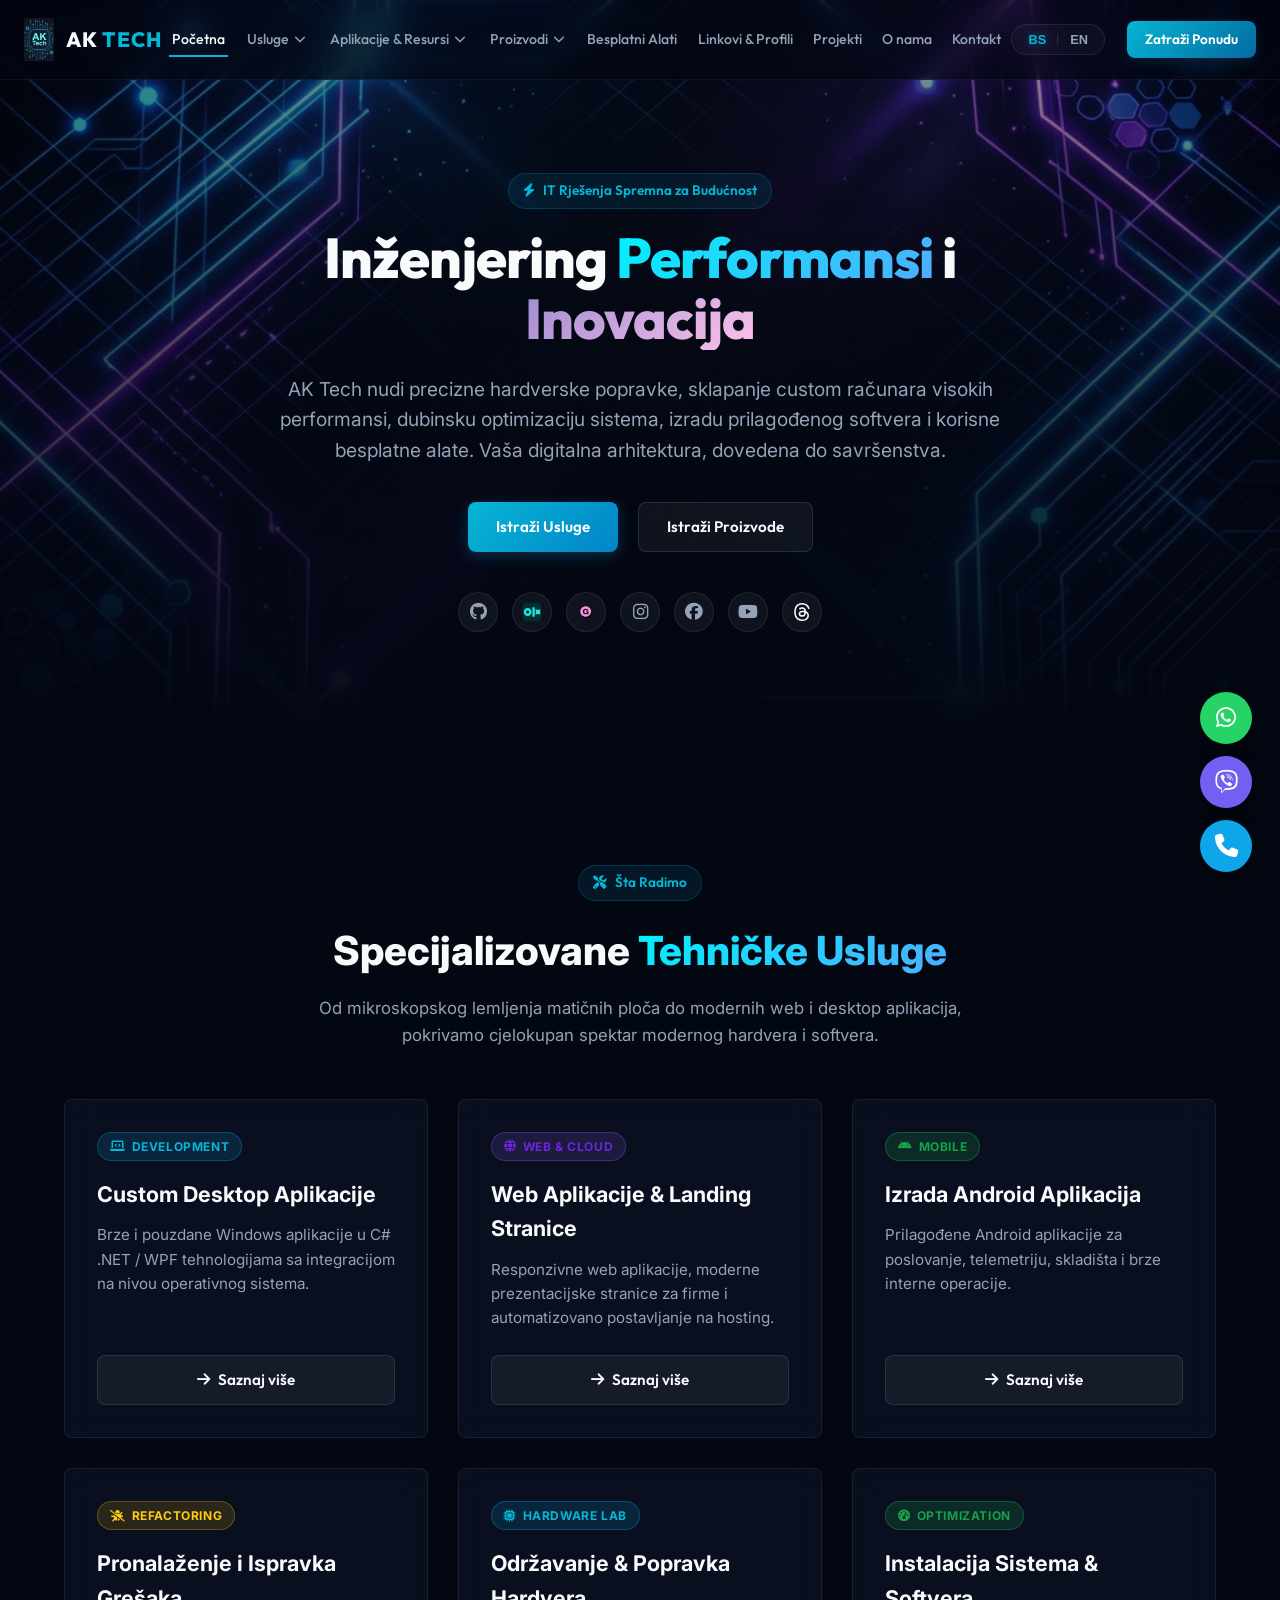
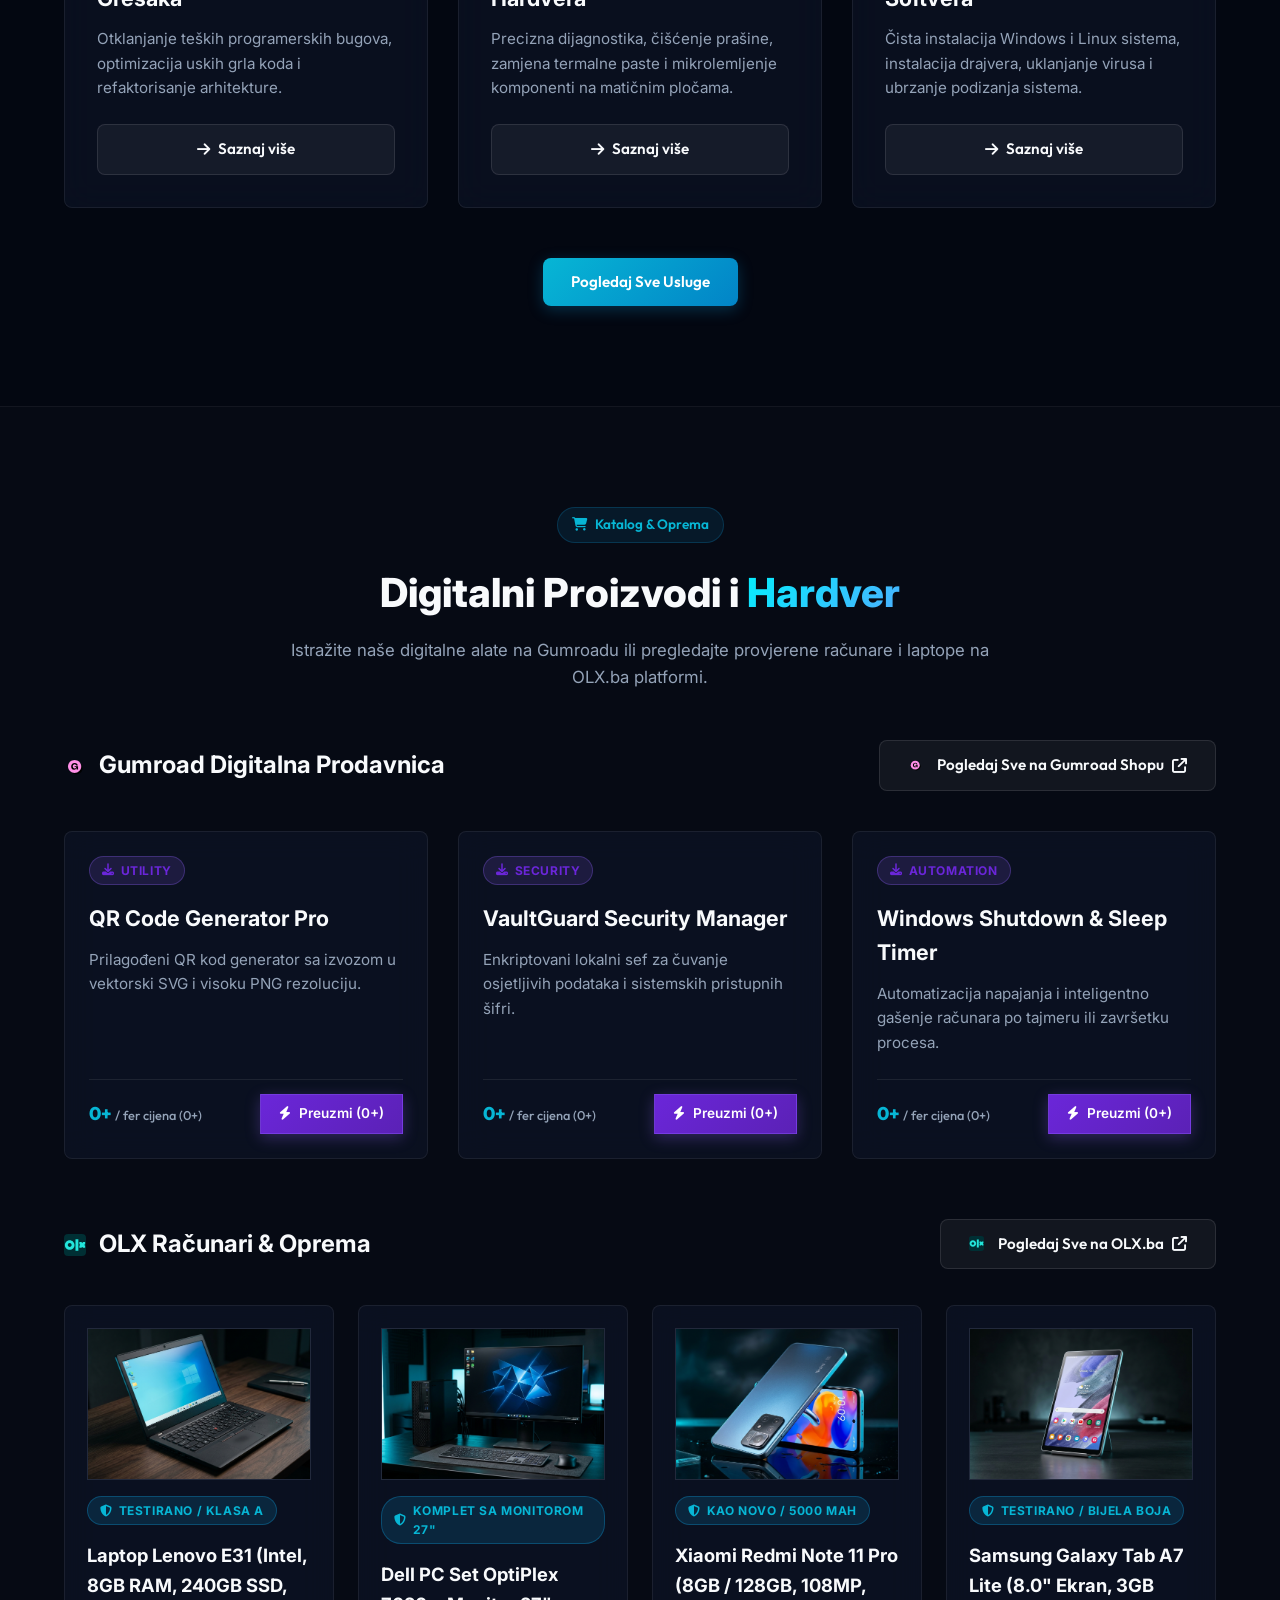
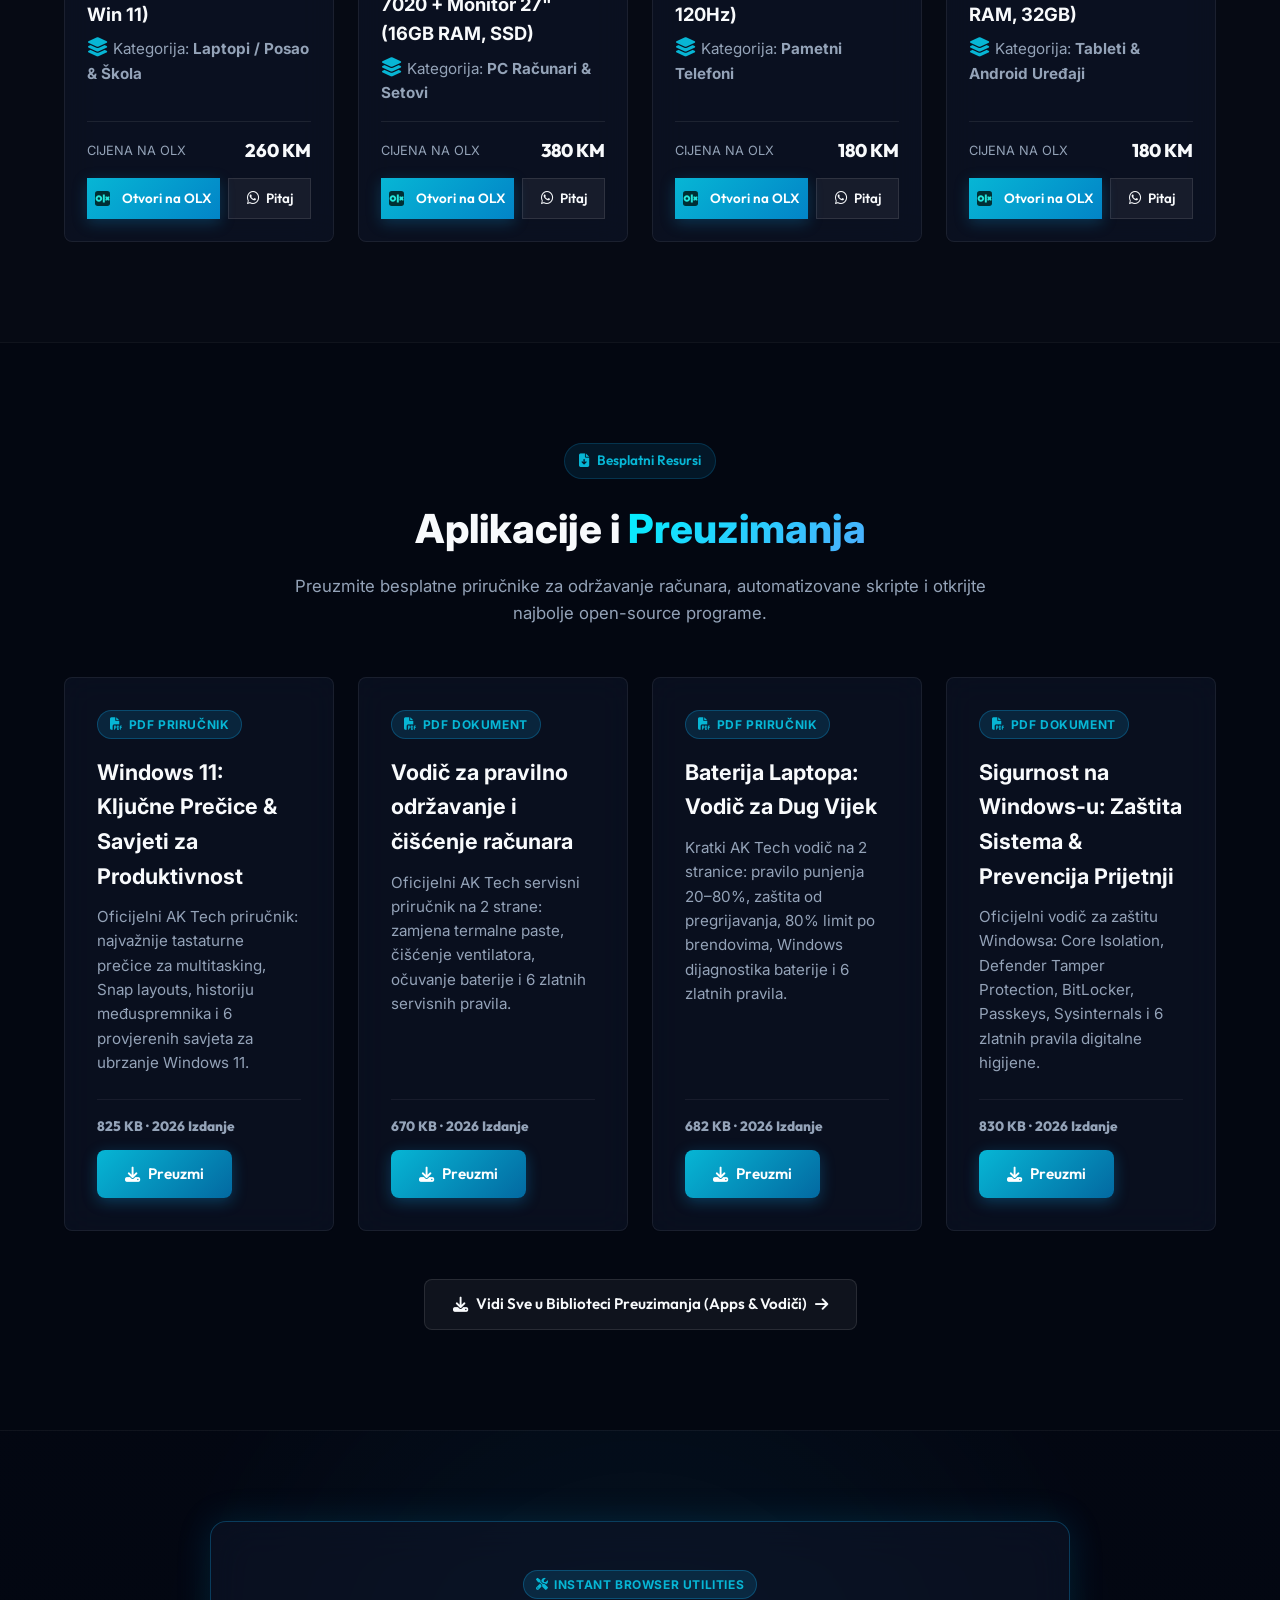
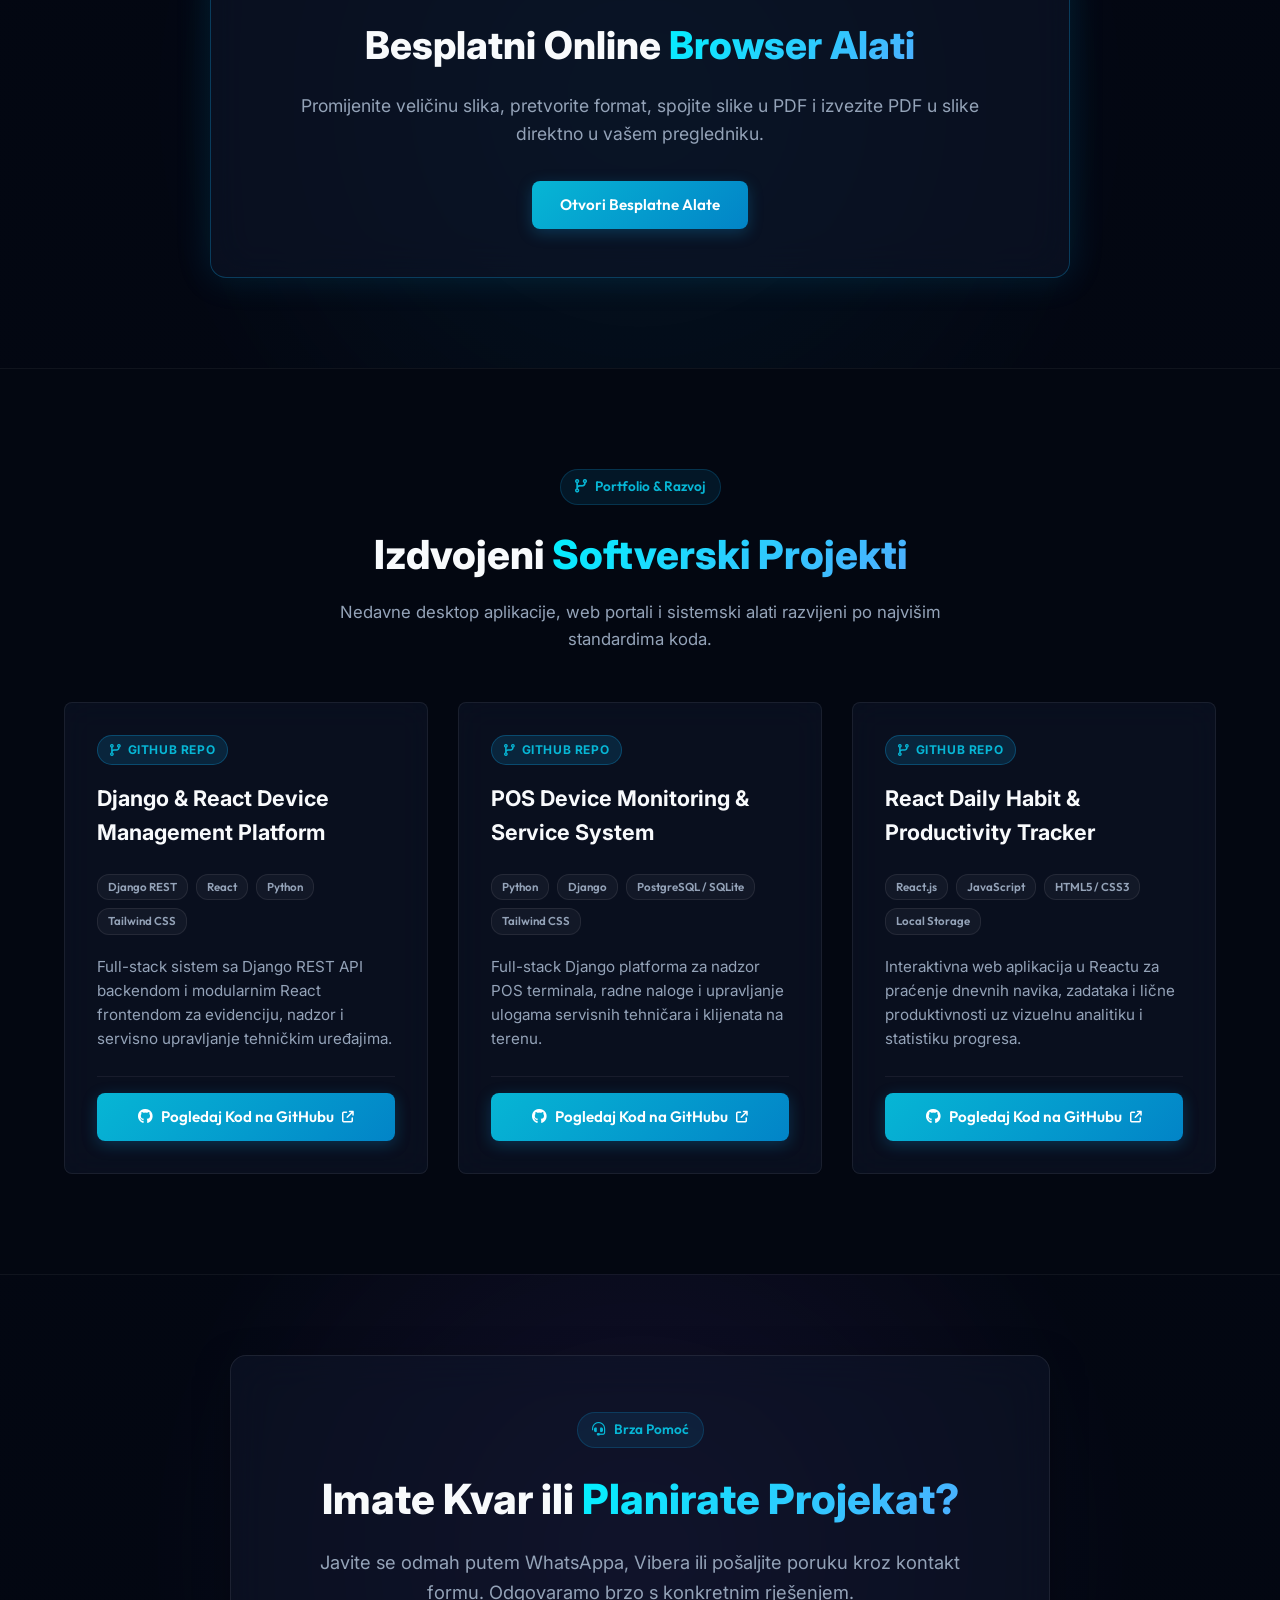
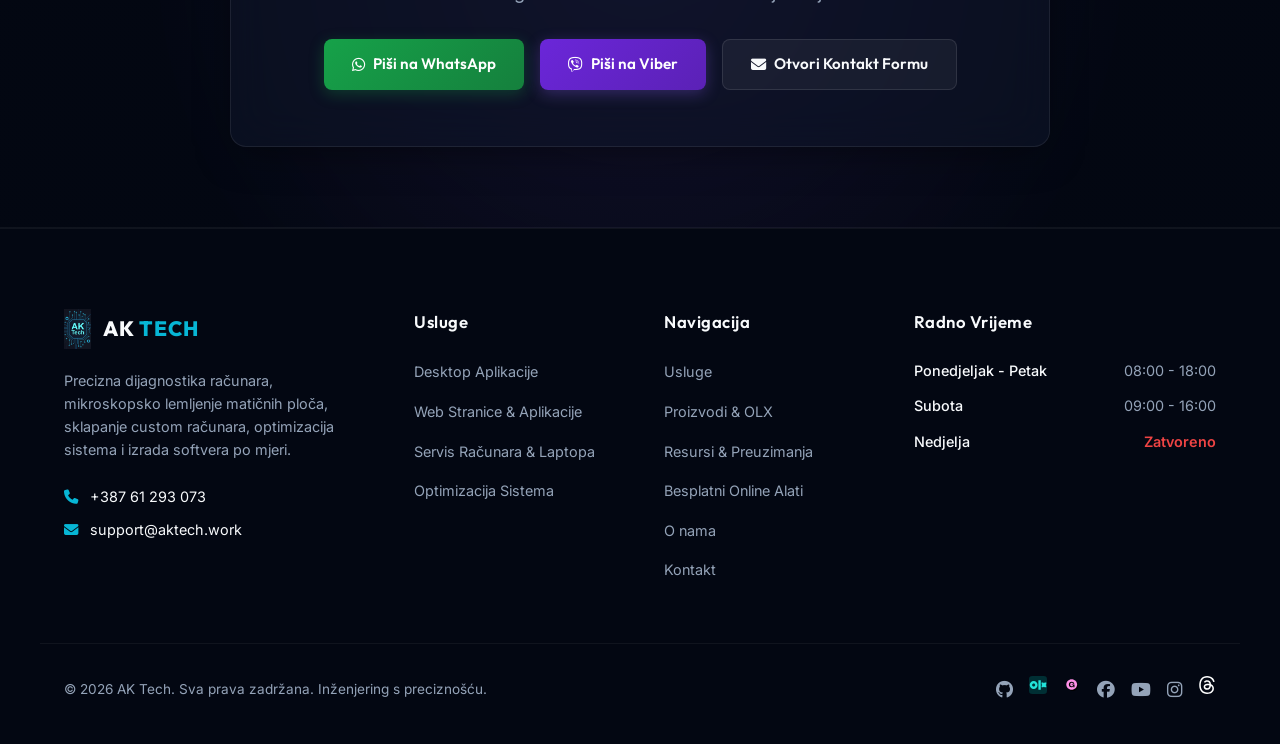
<file: index.html>
<!DOCTYPE html>
<html lang="bs">
<head>
    <meta charset="UTF-8">
    <meta name="viewport" content="width=device-width, initial-scale=1.0">
    <title>AK Tech | IT Servis, Razvoj Softvera i Digitalni Proizvodi</title>
    <meta name="description" content="Profesionalni računarski servis u Sarajevu i Vogošći: popravka matičnih ploča, mikrolemljenje, čišćenje i zamjena termalne paste, izrada desktop i web aplikacija, te provjereni OLX i Gumroad proizvodi.">
    <meta name="keywords" content="AK Tech, servis računara sarajevo, servis laptopa vogošća, popravka matičnih ploča, mikrolemljenje, desktop aplikacije c#, web development, olx računari, gumroad alati, bosna i hercegovina">
    <meta name="robots" content="index, follow, max-snippet:-1, max-image-preview:large, max-video-preview:-1">
    <meta name="author" content="AK TECH">
    
    <!-- Canonical URL -->
    <link rel="canonical" href="https://aktech.work/">

    <!-- Open Graph / Facebook / WhatsApp -->
    <meta property="og:type" content="website">
    <meta property="og:url" content="https://aktech.work/">
    <meta property="og:title" content="AK Tech | IT Servis, Razvoj Softvera i Digitalni Proizvodi">
    <meta property="og:description" content="Profesionalni računarski servis u Sarajevu i Vogošći, mikrolemljenje, izrada desktop i web softvera po mjeri, te provjereni uređaji.">
    <meta property="og:image" content="https://aktech.work/images/logo.png">
    <meta property="og:site_name" content="AK TECH">
    <meta property="og:locale" content="bs_BA">

    <!-- Twitter Cards -->
    <meta name="twitter:card" content="summary_large_image">
    <meta name="twitter:title" content="AK Tech | IT Servis, Razvoj Softvera i Digitalni Proizvodi">
    <meta name="twitter:description" content="Profesionalni računarski servis, popravka matičnih ploča, izrada softvera po mjeri i digitalni alati.">
    <meta name="twitter:image" content="https://aktech.work/images/hero_bg.png">

    <!-- Schema.org JSON-LD Structured Data for Google -->
    <script type="application/ld+json">
    {
      "@context": "https://schema.org",
      "@type": "ComputerRepairService",
      "name": "AK TECH",
      "image": "https://aktech.work/images/logo.png",
      "url": "https://aktech.work",
      "telephone": "+38761293073",
      "email": "support@aktech.work",
      "priceRange": "$$",
      "address": {
        "@type": "PostalAddress",
        "addressLocality": "Vogošća",
        "addressRegion": "Sarajevo",
        "addressCountry": "BA"
      },
      "geo": {
        "@type": "GeoCoordinates",
        "latitude": 43.9015,
        "longitude": 18.3435
      },
      "openingHoursSpecification": [
        {
          "@type": "OpeningHoursSpecification",
          "dayOfWeek": ["Monday", "Tuesday", "Wednesday", "Thursday", "Friday"],
          "opens": "08:00",
          "closes": "18:00"
        },
        {
          "@type": "OpeningHoursSpecification",
          "dayOfWeek": "Saturday",
          "opens": "09:00",
          "closes": "16:00"
        }
      ],
      "sameAs": [
        "https://github.com/KadricAl",
        "https://olx.ba/profil/AKTech",
        "https://aktechcraft.gumroad.com/",
        "https://www.instagram.com/ak.tech.verse",
        "https://www.facebook.com/share/1A7irGQCFo/",
        "https://youtube.com/@aktechvers"
      ]
    }
    </script>
    
    <!-- Favicon -->
    <link rel="icon" type="image/png" href="images/logo.png">
    
    <!-- Google Fonts: Outfit & Inter -->
    <link rel="preconnect" href="https://fonts.googleapis.com">
    <link rel="preconnect" href="https://fonts.gstatic.com" crossorigin>
    <link href="https://fonts.googleapis.com/css2?family=Inter:wght@300;400;500;600;700&family=Outfit:wght@300;400;500;600;700;800&display=swap" rel="stylesheet">
    
    <!-- FontAwesome Icons -->
    <link rel="stylesheet" href="https://cdnjs.cloudflare.com/ajax/libs/font-awesome/6.4.0/css/all.min.css">
    
    <!-- Gumroad Overlay JS -->
    <script src="https://gumroad.com/js/gumroad.js"></script>
    
    <!-- Stylesheets -->
    <link rel="stylesheet" href="style/style.css">
</head>
<body class="dark-theme">

    <!-- Header / Navigation Bar with Dropdown Menus -->
    <header class="main-header">
        <div class="container nav-container">
            <a href="index.html" class="logo-area">
                <img src="images/logo.png" alt="AK Tech Logo" class="nav-logo">
                <span class="logo-text">AK <span class="accent-text">TECH</span></span>
            </a>
            
            <nav class="nav-menu" id="navMenu">
                <ul class="nav-list">
                    <li><a href="index.html" class="nav-link active" data-i18n="nav_home">Početna</a></li>
                    
                    <!-- Services Dropdown -->
                    <li class="nav-item-dropdown">
                        <a href="services.html" class="nav-link dropdown-toggle-link">
                            <span data-i18n="nav_services">Usluge</span>
                            <i class="fa-solid fa-chevron-down dropdown-icon-chevron"></i>
                        </a>
                        <ul class="nav-dropdown-menu">
                            <li><a href="services.html" class="nav-dropdown-link" style="color: var(--color-cyan); font-weight: 600;"><i class="fa-solid fa-layer-group"></i> <span data-i18n="sub_all_services">Sve Usluge (Pregled)</span></a></li>
                            <li><a href="services.html#desktop-dev" class="nav-dropdown-link"><i class="fa-solid fa-laptop-code"></i> <span data-i18n="sub_desktop_dev">Desktop Aplikacije</span></a></li>
                            <li><a href="services.html#web-dev" class="nav-dropdown-link"><i class="fa-solid fa-globe"></i> <span data-i18n="sub_web_dev">Web & Landing Stranice</span></a></li>
                            <li><a href="services.html#android-dev" class="nav-dropdown-link"><i class="fa-brands fa-android"></i> <span data-i18n="sub_android_dev">Android Aplikacije</span></a></li>
                            <li><a href="services.html#debugging" class="nav-dropdown-link"><i class="fa-solid fa-bug-slash"></i> <span data-i18n="sub_debugging">Debug & Fix Koda</span></a></li>
                            <li><a href="services.html#photo-design" class="nav-dropdown-link"><i class="fa-solid fa-image"></i> <span data-i18n="sub_photo_design">Obrada Fotografija</span></a></li>
                            <li><a href="services.html#video-social" class="nav-dropdown-link"><i class="fa-solid fa-clapperboard"></i> <span data-i18n="sub_video_social">Video & Social Media</span></a></li>
                            <li><a href="services.html#maintenance" class="nav-dropdown-link"><i class="fa-solid fa-screwdriver-wrench"></i> <span data-i18n="sub_maintenance">Servis & Održavanje</span></a></li>
                            <li><a href="services.html#os-tuning" class="nav-dropdown-link"><i class="fa-solid fa-gauge-high"></i> <span data-i18n="sub_os_tuning">Instalacija & Podešavanje OS</span></a></li>
                        </ul>
                    </li>

                    <!-- Apps & Downloads Dropdown -->
                    <li class="nav-item-dropdown">
                        <a href="resources.html" class="nav-link dropdown-toggle-link">
                            <span data-i18n="nav_resources">Aplikacije & Resursi</span>
                            <i class="fa-solid fa-chevron-down dropdown-icon-chevron"></i>
                        </a>
                        <ul class="nav-dropdown-menu">
                            <li><a href="resources.html" class="nav-dropdown-link"><i class="fa-solid fa-folder-open"></i> <span data-i18n="sub_all_resources">Svi Resursi & Vodiči</span></a></li>
                            <li><a href="downloads.html" class="nav-dropdown-link"><i class="fa-solid fa-download"></i> <span data-i18n="sub_downloads">Biblioteka Preuzimanja</span></a></li>
                            <li><a href="resources.html#open-source" class="nav-dropdown-link"><i class="fa-solid fa-code"></i> <span data-i18n="sub_open_source">Open-Source Programi</span></a></li>
                            <li><a href="resources.html#ai-tools" class="nav-dropdown-link"><i class="fa-solid fa-wand-magic-sparkles"></i> <span data-i18n="sub_ai_tools">Preporučeni AI Alati</span></a></li>
                        </ul>
                    </li>

                    <!-- Products Dropdown -->
                    <li class="nav-item-dropdown">
                        <a href="products.html" class="nav-link dropdown-toggle-link">
                            <span data-i18n="nav_products">Proizvodi</span>
                            <i class="fa-solid fa-chevron-down dropdown-icon-chevron"></i>
                        </a>
                        <ul class="nav-dropdown-menu">
                            <li><a href="products.html" class="nav-dropdown-link"><i class="fa-solid fa-boxes-stacked"></i> <span data-i18n="sub_all_products">Katalog Proizvoda</span></a></li>
                            <li><a href="gumroad-products.html" class="nav-dropdown-link"><img src="images/icons/gumroad.svg" alt="Gumroad" class="nav-icon-img"> <span data-i18n="sub_gumroad">Gumroad Prodavnica</span></a></li>
                            <li><a href="products.html#olx" class="nav-dropdown-link"><img src="images/icons/olx.svg" alt="OLX" class="nav-icon-img"> <span data-i18n="sub_olx">OLX Računari & Oprema</span></a></li>
                            <li><a href="products.html#group-devices" class="nav-dropdown-link"><i class="fa-solid fa-laptop"></i> <span data-i18n="sub_group_devices">Grupna Ponuda Uređaja</span></a></li>
                        </ul>
                    </li>

                    <li><a href="tools.html" class="nav-link" data-i18n="nav_tools">Besplatni Alati</a></li>
                    <li><a href="links.html" class="nav-link" data-i18n="nav_links_hub">Linkovi & Profili</a></li>
                    <li><a href="#projects" class="nav-link" data-i18n="nav_projects">Projekti</a></li>
                    <li><a href="about.html" class="nav-link" data-i18n="nav_about">O nama</a></li>
                    <li><a href="contact.html" class="nav-link contact-btn-link" data-i18n="nav_contact">Kontakt</a></li>
                </ul>
            </nav>
            
            <div class="nav-actions">
                <div class="lang-switcher">
                    <button class="lang-btn active" data-lang="bs">BS</button>
                    <span class="lang-divider">|</span>
                    <button class="lang-btn" data-lang="en">EN</button>
                </div>
                
                <a href="contact.html" class="btn btn-nav-cta" data-i18n="btn_get_quote">Zatraži Ponudu</a>
                <button class="mobile-toggle" id="mobileToggle" aria-label="Toggle Navigation">
                    <span class="bar"></span>
                    <span class="bar"></span>
                    <span class="bar"></span>
                </button>
            </div>
        </div>
    </header>

    <!-- Homepage Hero Section (Without metrics, focused on 2 main buttons) -->
    <section id="hero" class="hero-section" style="background-image: url('images/hero_bg.png'); min-height: 85vh;">
        <div class="hero-overlay"></div>
        <div class="hero-grid container" style="grid-template-columns: 1fr; text-align: center; max-width: 900px; margin: 0 auto;">
            <div class="hero-content" style="margin: 0 auto;">
                <div class="badge-container" style="justify-content: center;">
                    <span class="hero-badge"><i class="fa-solid fa-bolt pulse-icon"></i> <span data-i18n="hero_badge_text">IT Rješenja Spremna za Budućnost</span></span>
                </div>
                <h1 class="hero-title" data-i18n="hero_title" style="font-size: 3.5rem;">
                    Inženjering <span class="gradient-text">Performansi</span> i <span class="gradient-text secondary-gradient">Inovacija</span>
                </h1>
                <p class="hero-desc" data-i18n="hero_desc" style="max-width: 720px; margin: 0 auto 36px; font-size: 1.2rem;">
                    AK Tech nudi precizne hardverske popravke, sklapanje custom računara visokih performansi, dubinsku optimizaciju sistema, izradu prilagođenog softvera i korisne besplatne alate. Vaša digitalna arhitektura, dovedena do savršenstva.
                </p>
                <div class="hero-actions" style="justify-content: center; gap: 20px;">
                    <a href="services.html" class="btn btn-primary btn-glow" data-i18n="hero_btn_services">Istraži Usluge</a>
                    <a href="products.html" class="btn btn-secondary" data-i18n="hero_btn_products">Istraži Proizvode</a>
                </div>
                <div class="hero-socials" style="justify-content: center; margin-top: 36px;">
                    <a href="https://github.com/KadricAl" target="_blank" class="social-icon-link" aria-label="GitHub"><i class="fa-brands fa-github"></i></a>
                    <a href="https://olx.ba/profil/AKTech" target="_blank" class="social-icon-link" aria-label="OLX" title="OLX Shop"><img src="images/icons/olx.svg" alt="OLX" class="social-icon-img"></a>
                    <a href="https://aktechcraft.gumroad.com/" target="_blank" class="social-icon-link" aria-label="Gumroad" title="Gumroad Store"><img src="images/icons/gumroad.svg" alt="Gumroad" class="social-icon-img"></a>
                    <a href="https://www.instagram.com/ak.tech.verse?exln=N3piMXA0NmQ5NzFv&utm_source=qr" target="_blank" class="social-icon-link" aria-label="Instagram"><i class="fa-brands fa-instagram"></i></a>
                    <a href="https://www.facebook.com/share/1A7irGQCFo/?mibextid=wwXIfr" target="_blank" class="social-icon-link" aria-label="Facebook"><i class="fa-brands fa-facebook"></i></a>
                    <a href="https://youtube.com/@aktechvers?si=SF_6i_wLMFAemTBW" target="_blank" class="social-icon-link" aria-label="YouTube"><i class="fa-brands fa-youtube"></i></a>
                    <a href="https://www.threads.com/@ak.tech.verse?igshid=NTc4MTIwNjQ2YQ==" target="_blank" class="social-icon-link" aria-label="Threads" title="Threads"><img src="images/icons/threads.svg" alt="Threads" class="social-icon-img"></a>
                </div>
            </div>
        </div>
    </section>

    <!-- Section 1: Services Grid (6 Core Cards + Link to services.html) -->
    <section id="services-summary" style="padding: 100px 0; background: var(--bg-dark);">
        <div class="container">
            <div style="text-align: center; max-width: 700px; margin: 0 auto 50px;">
                <div class="badge-container" style="justify-content: center;">
                    <span class="hero-badge"><i class="fa-solid fa-screwdriver-wrench pulse-icon"></i> <span data-i18n="home_services_badge">Šta Radimo</span></span>
                </div>
                <h2 style="font-size: 2.5rem; font-weight: 800; margin: 12px 0;" data-i18n="home_services_title">Specijalizovane <span class="gradient-text">Tehničke Usluge</span></h2>
                <p style="color: var(--text-muted); font-size: 1.05rem;" data-i18n="home_services_desc">Od mikroskopskog lemljenja matičnih ploča do modernih web i desktop aplikacija, pokrivamo cjelokupan spektar modernog hardvera i softvera.</p>
            </div>

            <div class="cards-grid-3">
                <div class="portal-card">
                    <div class="card-top-badge badge-cyan"><i class="fa-solid fa-laptop-code"></i> Development</div>
                    <h3 class="portal-card-title" data-i18n="srv_desktop_title">Custom Desktop Aplikacije</h3>
                    <p class="portal-card-desc" data-i18n="srv_desktop_desc">Brze i pouzdane Windows aplikacije u C# .NET / WPF tehnologijama sa integracijom na nivou operativnog sistema.</p>
                    <a href="services.html#desktop-dev" class="btn btn-secondary btn-sm"><i class="fa-solid fa-arrow-right"></i> Saznaj više</a>
                </div>

                <div class="portal-card">
                    <div class="card-top-badge badge-purple"><i class="fa-solid fa-globe"></i> Web & Cloud</div>
                    <h3 class="portal-card-title" data-i18n="srv_web_title">Web Aplikacije & Landing Stranice</h3>
                    <p class="portal-card-desc" data-i18n="srv_web_desc">Responzivne web aplikacije, moderne prezentacijske stranice za firme i automatizovano postavljanje na hosting.</p>
                    <a href="services.html#web-dev" class="btn btn-secondary btn-sm"><i class="fa-solid fa-arrow-right"></i> Saznaj više</a>
                </div>

                <div class="portal-card">
                    <div class="card-top-badge badge-green"><i class="fa-brands fa-android"></i> Mobile</div>
                    <h3 class="portal-card-title" data-i18n="srv_android_title">Izrada Android Aplikacija</h3>
                    <p class="portal-card-desc" data-i18n="srv_android_desc">Prilagođene Android aplikacije za poslovanje, telemetriju, skladišta i brze interne operacije.</p>
                    <a href="services.html#android-dev" class="btn btn-secondary btn-sm"><i class="fa-solid fa-arrow-right"></i> Saznaj više</a>
                </div>

                <div class="portal-card">
                    <div class="card-top-badge badge-yellow"><i class="fa-solid fa-bug-slash"></i> Refactoring</div>
                    <h3 class="portal-card-title" data-i18n="srv_debug_title">Pronalaženje i Ispravka Grešaka</h3>
                    <p class="portal-card-desc" data-i18n="srv_debug_desc">Otklanjanje teških programerskih bugova, optimizacija uskih grla koda i refaktorisanje arhitekture.</p>
                    <a href="services.html#debugging" class="btn btn-secondary btn-sm"><i class="fa-solid fa-arrow-right"></i> Saznaj više</a>
                </div>

                <div class="portal-card">
                    <div class="card-top-badge badge-cyan"><i class="fa-solid fa-microchip"></i> Hardware Lab</div>
                    <h3 class="portal-card-title" data-i18n="srv_hardware_title">Održavanje & Popravka Hardvera</h3>
                    <p class="portal-card-desc" data-i18n="srv_hardware_desc">Precizna dijagnostika, čišćenje prašine, zamjena termalne paste i mikrolemljenje komponenti na matičnim pločama.</p>
                    <a href="services.html#maintenance" class="btn btn-secondary btn-sm"><i class="fa-solid fa-arrow-right"></i> Saznaj više</a>
                </div>

                <div class="portal-card">
                    <div class="card-top-badge badge-green"><i class="fa-solid fa-gauge-high"></i> Optimization</div>
                    <h3 class="portal-card-title" data-i18n="srv_os_title">Instalacija Sistema & Softvera</h3>
                    <p class="portal-card-desc" data-i18n="srv_os_desc">Čista instalacija Windows i Linux sistema, instalacija drajvera, uklanjanje virusa i ubrzanje podizanja sistema.</p>
                    <a href="services.html#os-tuning" class="btn btn-secondary btn-sm"><i class="fa-solid fa-arrow-right"></i> Saznaj više</a>
                </div>
            </div>

            <div style="text-align: center; margin-top: 50px;">
                <a href="services.html" class="btn btn-primary btn-glow" data-i18n="btn_view_all_services">
                    Pogledaj Sve Usluge <i class="fa-solid fa-arrow-right"></i>
                </a>
            </div>
        </div>
    </section>

    <!-- Section 2: Products Preview (Gumroad 3 items & OLX 4 items with 'Pogledaj sve') -->
    <section id="products-summary" style="padding: 100px 0; background: rgba(255, 255, 255, 0.01); border-top: 1px solid rgba(255, 255, 255, 0.05);">
        <div class="container">
            <div style="text-align: center; max-width: 700px; margin: 0 auto 50px;">
                <div class="badge-container" style="justify-content: center;">
                    <span class="hero-badge"><i class="fa-solid fa-cart-shopping pulse-icon"></i> <span data-i18n="home_products_badge">Katalog & Oprema</span></span>
                </div>
                <h2 style="font-size: 2.5rem; font-weight: 800; margin: 12px 0;" data-i18n="home_products_title">Digitalni Proizvodi i <span class="gradient-text">Hardver</span></h2>
                <p style="color: var(--text-muted); font-size: 1.05rem;" data-i18n="home_products_desc">Istražite naše digitalne alate na Gumroadu ili pregledajte provjerene računare i laptope na OLX.ba platformi.</p>
            </div>

            <!-- Gumroad Instant Store Preview (3 items) -->
            <div style="margin-bottom: 60px;">
                <div style="display: flex; justify-content: space-between; align-items: center; margin-bottom: 24px; flex-wrap: wrap; gap: 16px;">
                    <h3 style="font-size: 1.5rem; font-weight: 700;"><img src="images/icons/gumroad.svg" alt="Gumroad" class="brand-icon-svg" style="width: 22px; height: 22px; margin-right: 8px;"> <span data-i18n="tab_gumroad">Gumroad Digitalna Prodavnica</span></h3>
                    <a href="https://aktechcraft.gumroad.com/" target="_blank" class="btn btn-secondary btn-sm">
                        <img src="images/icons/gumroad.svg" alt="Gumroad" class="btn-brand-icon"> Pogledaj Sve na Gumroad Shopu <i class="fa-solid fa-arrow-up-right-from-square"></i>
                    </a>
                </div>
                <div class="cards-grid-3" id="gumroadProductsGrid">
                    <!-- Loaded dynamically via script.js (3 items) -->
                </div>
            </div>

            <!-- OLX Verified Hardware Preview (4 items) -->
            <div>
                <div style="display: flex; justify-content: space-between; align-items: center; margin-bottom: 24px; flex-wrap: wrap; gap: 16px;">
                    <h3 style="font-size: 1.5rem; font-weight: 700;"><img src="images/icons/olx.svg" alt="OLX" class="brand-icon-svg" style="width: 22px; height: 22px; margin-right: 8px;"> <span data-i18n="tab_olx">OLX Računari & Oprema</span></h3>
                    <a href="https://olx.ba/profil/AKTech" target="_blank" class="btn btn-secondary btn-sm">
                        <img src="images/icons/olx.svg" alt="OLX" class="btn-brand-icon"> Pogledaj Sve na OLX.ba <i class="fa-solid fa-arrow-up-right-from-square"></i>
                    </a>
                </div>
                <div class="cards-grid-4" id="olxProductsGrid">
                    <!-- Loaded dynamically via script.js (4 items) -->
                </div>
            </div>
        </div>
    </section>

    <!-- Section 3: Apps & Downloads (Resources Preview) -->
    <section id="resources-summary" style="padding: 100px 0; background: var(--bg-dark); border-top: 1px solid rgba(255, 255, 255, 0.05);">
        <div class="container">
            <div style="text-align: center; max-width: 700px; margin: 0 auto 50px;">
                <div class="badge-container" style="justify-content: center;">
                    <span class="hero-badge"><i class="fa-solid fa-file-arrow-down pulse-icon"></i> <span data-i18n="home_resources_badge">Besplatni Resursi</span></span>
                </div>
                <h2 style="font-size: 2.5rem; font-weight: 800; margin: 12px 0;" data-i18n="home_resources_title">Aplikacije i <span class="gradient-text">Preuzimanja</span></h2>
                <p style="color: var(--text-muted); font-size: 1.05rem;" data-i18n="home_resources_desc">Preuzmite besplatne priručnike za održavanje računara, automatizovane skripte i otkrijte najbolje programe.</p>
            </div>

            <div class="cards-grid-4" id="downloadsGrid">
                <!-- Dynamically populated from AK_DATA.downloads (Top 4 preview) -->
            </div>

            <div style="text-align: center; margin-top: 48px;">
                <a href="downloads.html" class="btn btn-secondary">
                    <i class="fa-solid fa-download"></i> Vidi Sve u Biblioteci Preuzimanja (Apps & Vodiči) <i class="fa-solid fa-arrow-right"></i>
                </a>
            </div>
        </div>
    </section>

    <!-- Section 4: Free Online Tools Preview -->
    <section id="tools-summary" style="padding: 90px 0; background: radial-gradient(circle at 50% 50%, rgba(14, 165, 233, 0.08) 0%, rgba(3, 7, 18, 0.98) 70%); border-top: 1px solid rgba(255, 255, 255, 0.05);">
        <div class="container">
            <div class="glass-card" style="padding: 48px; border-radius: var(--border-radius-lg); text-align: center; max-width: 860px; margin: 0 auto; border: 1px solid rgba(14, 165, 233, 0.3); box-shadow: 0 0 35px rgba(14, 165, 233, 0.15);">
                <div class="card-top-badge badge-cyan" style="align-self: center; margin: 0 auto 16px;"><i class="fa-solid fa-screwdriver-wrench"></i> Instant Browser Utilities</div>
                <h2 style="font-size: 2.4rem; font-weight: 800; margin-bottom: 16px;" data-i18n="home_tools_title">Besplatni Online <span class="gradient-text">Browser Alati</span></h2>
                <p style="color: var(--text-muted); font-size: 1.1rem; line-height: 1.6; max-width: 680px; margin: 0 auto 32px;" data-i18n="home_tools_desc">
                    Promijenite veličinu slika, pretvorite format (PNG/JPG/WEBP), spojite slike u PDF i izvezite PDF u slike direktno u vašem internet pregledniku bez čekanja i registracije.
                </p>
                <div style="display: flex; justify-content: center; gap: 16px; flex-wrap: wrap;">
                    <a href="tools.html" class="btn btn-primary btn-glow" data-i18n="btn_view_all_tools">
                        <i class="fa-solid fa-bolt"></i> Otvori Besplatne Alate
                    </a>
                </div>
            </div>
        </div>
    </section>

    <!-- Section 5: Projects (Top 3 Applications with GitHub links) -->
    <section id="projects" style="padding: 100px 0; background: var(--bg-dark); border-top: 1px solid rgba(255, 255, 255, 0.05);">
        <div class="container">
            <div style="text-align: center; max-width: 700px; margin: 0 auto 50px;">
                <div class="badge-container" style="justify-content: center;">
                    <span class="hero-badge"><i class="fa-solid fa-code-branch pulse-icon"></i> <span data-i18n="home_projects_badge">Portfolio & Razvoj</span></span>
                </div>
                <h2 style="font-size: 2.5rem; font-weight: 800; margin: 12px 0;" data-i18n="home_projects_title">Izdvojeni <span class="gradient-text">Softverski Projekti</span></h2>
                <p style="color: var(--text-muted); font-size: 1.05rem;" data-i18n="home_projects_desc">Nedavne desktop aplikacije, web portali i sistemski alati razvijeni po najvišim standardima koda sa otvorenim repozitorijima.</p>
            </div>

            <div class="cards-grid-3" id="projectsGrid">
                <!-- Dynamically loaded via script.js from AK_DATA.projects -->
            </div>
        </div>
    </section>

    <!-- Section 6: Fast Contact & CTA Banner -->
    <section class="quick-cta-section">
        <div class="container">
            <div class="glass-card quick-cta-card">
                <div class="badge-container" style="justify-content: center;">
                    <span class="hero-badge"><i class="fa-solid fa-headset pulse-icon"></i> <span data-i18n="home_cta_badge">Brza Pomoć</span></span>
                </div>
                <h2 style="font-size: 2.6rem; font-weight: 800; margin: 16px 0;" data-i18n="home_cta_title">Imate Kvar ili <span class="gradient-text">Planirate Projekat?</span></h2>
                <p style="color: var(--text-muted); font-size: 1.15rem; max-width: 680px; margin: 0 auto;" data-i18n="home_cta_desc">
                    Javite se odmah putem WhatsAppa, Vibera ili pošaljite poruku kroz kontakt formu. Odgovaramo brzo s konkretnim rješenjem.
                </p>
                <div class="quick-cta-actions">
                    <a href="https://wa.me/38761293073" target="_blank" class="btn btn-primary btn-glow btn-green">
                        <i class="fa-brands fa-whatsapp"></i> <span data-i18n="btn_cta_whatsapp">Piši na WhatsApp</span>
                    </a>
                    <a href="viber://chat?number=%2B38761293073" class="btn btn-primary btn-glow btn-purple">
                        <i class="fa-brands fa-viber"></i> <span data-i18n="btn_cta_viber">Piši na Viber</span>
                    </a>
                    <a href="contact.html" class="btn btn-secondary">
                        <i class="fa-solid fa-envelope"></i> <span data-i18n="btn_cta_contact">Otvori Kontakt Formu</span>
                    </a>
                </div>
            </div>
        </div>
    </section>

    <!-- Footer with all 6 Social Links -->
    <footer class="main-footer">
        <div class="container footer-grid">
            <div class="footer-info">
                <a href="index.html" class="footer-logo">
                    <img src="images/logo.png" alt="AK Tech Logo" class="footer-logo-img">
                    <span class="logo-text">AK <span class="accent-text">TECH</span></span>
                </a>
                <p class="footer-bio" data-i18n="footer_bio">
                    Precizna dijagnostika računara, mikroskopsko lemljenje matičnih ploča, sklapanje custom računara, optimizacija sistema i izrada softvera po mjeri.
                </p>
                <div class="footer-contact-details">
                    <span><i class="fa-solid fa-phone"></i> +387 61 293 073</span>
                    <span><i class="fa-solid fa-envelope"></i> support@aktech.work</span>
                </div>
            </div>
            
            <div class="footer-nav">
                <h3 class="footer-heading" data-i18n="footer_heading_services">Usluge</h3>
                <ul class="footer-links">
                    <li><a href="services.html#desktop-dev">Desktop Aplikacije</a></li>
                    <li><a href="services.html#web-dev">Web Stranice & Aplikacije</a></li>
                    <li><a href="services.html#maintenance">Servis Računara & Laptopa</a></li>
                    <li><a href="services.html#os-tuning">Optimizacija Sistema</a></li>
                </ul>
            </div>
            
            <div class="footer-nav">
                <h3 class="footer-heading" data-i18n="footer_heading_navigation">Navigacija</h3>
                <ul class="footer-links">
                    <li><a href="services.html">Usluge</a></li>
                    <li><a href="products.html">Proizvodi & OLX</a></li>
                    <li><a href="resources.html">Resursi & Preuzimanja</a></li>
                    <li><a href="tools.html">Besplatni Online Alati</a></li>
                    <li><a href="about.html">O nama</a></li>
                    <li><a href="contact.html">Kontakt</a></li>
                </ul>
            </div>
            
            <div class="footer-hours">
                <h3 class="footer-heading" data-i18n="footer_hours">Radno Vrijeme</h3>
                <ul class="hours-list">
                    <li><span data-i18n="day_mon_fri">Ponedjeljak - Petak</span> <span>08:00 - 18:00</span></li>
                    <li><span data-i18n="day_sat">Subota</span> <span>09:00 - 16:00</span></li>
                    <li><span data-i18n="day_sun">Nedjelja</span> <span class="closed-label" data-i18n="closed">Zatvoreno</span></li>
                </ul>
            </div>
        </div>
        
        <div class="footer-copyright container">
            <p data-i18n="copyright">&copy; 2026 AK Tech. Sva prava zadržana. Inženjering s preciznošću.</p>
            <div class="footer-social-links">
                <a href="https://github.com/KadricAl" target="_blank" aria-label="GitHub" title="GitHub"><i class="fa-brands fa-github"></i></a>
                <a href="https://olx.ba/profil/AKTech" target="_blank" aria-label="OLX" title="OLX Shop"><img src="images/icons/olx.svg" alt="OLX" class="social-icon-img"></a>
                <a href="https://aktechcraft.gumroad.com/" target="_blank" aria-label="Gumroad" title="Gumroad Store"><img src="images/icons/gumroad.svg" alt="Gumroad" class="social-icon-img"></a>
                <a href="https://www.facebook.com/share/1A7irGQCFo/?mibextid=wwXIfr" target="_blank" aria-label="Facebook" title="Facebook"><i class="fa-brands fa-facebook"></i></a>
                <a href="https://youtube.com/@aktechvers?si=SF_6i_wLMFAemTBW" target="_blank" aria-label="YouTube" title="YouTube"><i class="fa-brands fa-youtube"></i></a>
                <a href="https://www.instagram.com/ak.tech.verse?exln=N3piMXA0NmQ5NzFv&utm_source=qr" target="_blank" aria-label="Instagram" title="Instagram"><i class="fa-brands fa-instagram"></i></a>
                <a href="https://www.threads.com/@ak.tech.verse?igshid=NTc4MTIwNjQ2YQ==" target="_blank" aria-label="Threads" title="Threads"><img src="images/icons/threads.svg" alt="Threads" class="social-icon-img"></a>
            </div>
        </div>
    </footer>

    <!-- Floating Support Bar -->
    <div class="floating-support-bar">
        <a href="https://wa.me/38761293073" target="_blank" class="float-item float-whatsapp" title="WhatsApp Chat">
            <i class="fa-brands fa-whatsapp"></i>
            <span class="float-label"><strong data-i18n="float_wa_title">WhatsApp Chat</strong><br><span data-i18n="float_wa_desc">Odgovor u par minuta</span></span>
        </a>
        <a href="viber://chat?number=%2B38761293073" class="float-item float-viber" title="Viber Podrška">
            <i class="fa-brands fa-viber"></i>
            <span class="float-label"><strong data-i18n="float_viber_title">Viber Podrška</strong><br><span data-i18n="float_viber_desc">Brza poruka</span></span>
        </a>
        <a href="tel:+38761293073" class="float-item float-call" title="Pozovi Direktno">
            <i class="fa-solid fa-phone"></i>
            <span class="float-label"><strong data-i18n="float_call_title">Pozovi Direktno</strong><br><span data-i18n="float_call_desc">Pon - Sub 08-18h</span></span>
        </a>
    </div>

    <!-- Scripts -->
    <script src="script/data.js"></script>
    <script src="script/translations.js"></script>
    <script src="script/script.js"></script>
</body>
</html>
</file>
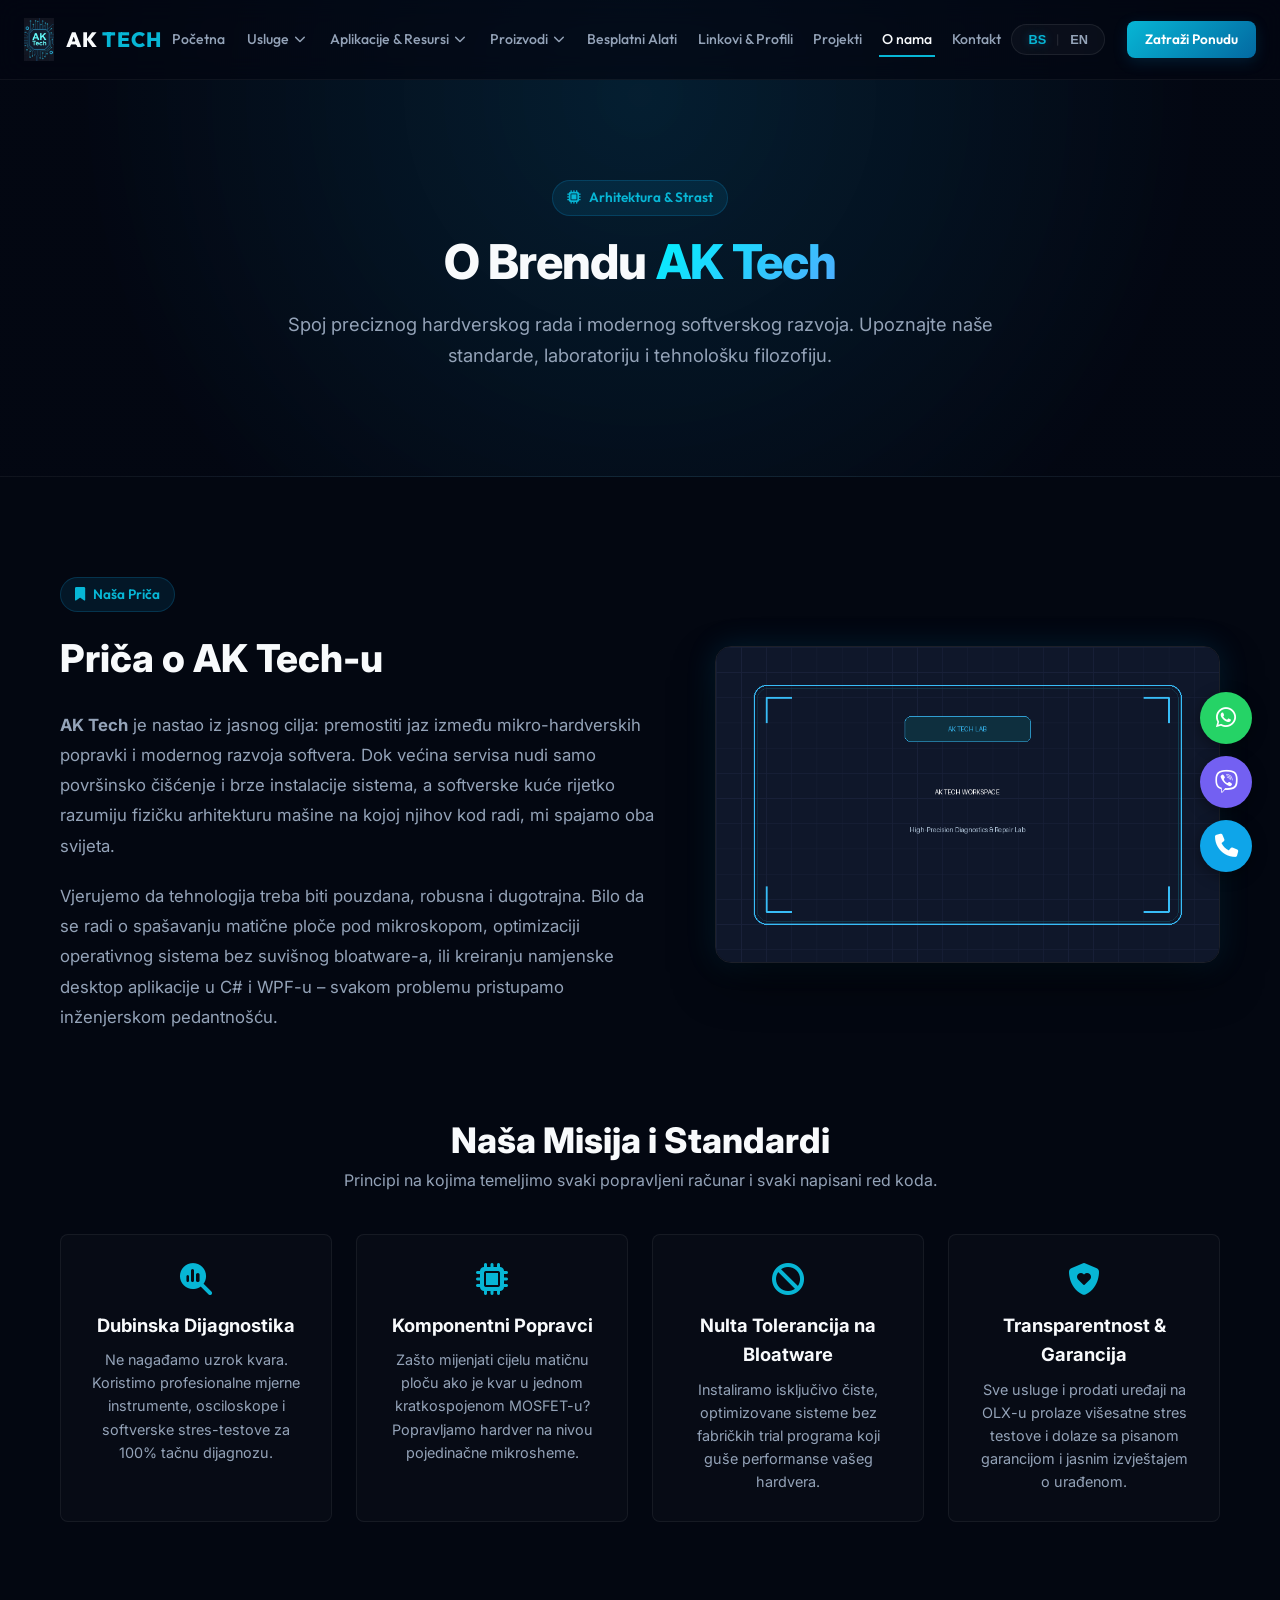
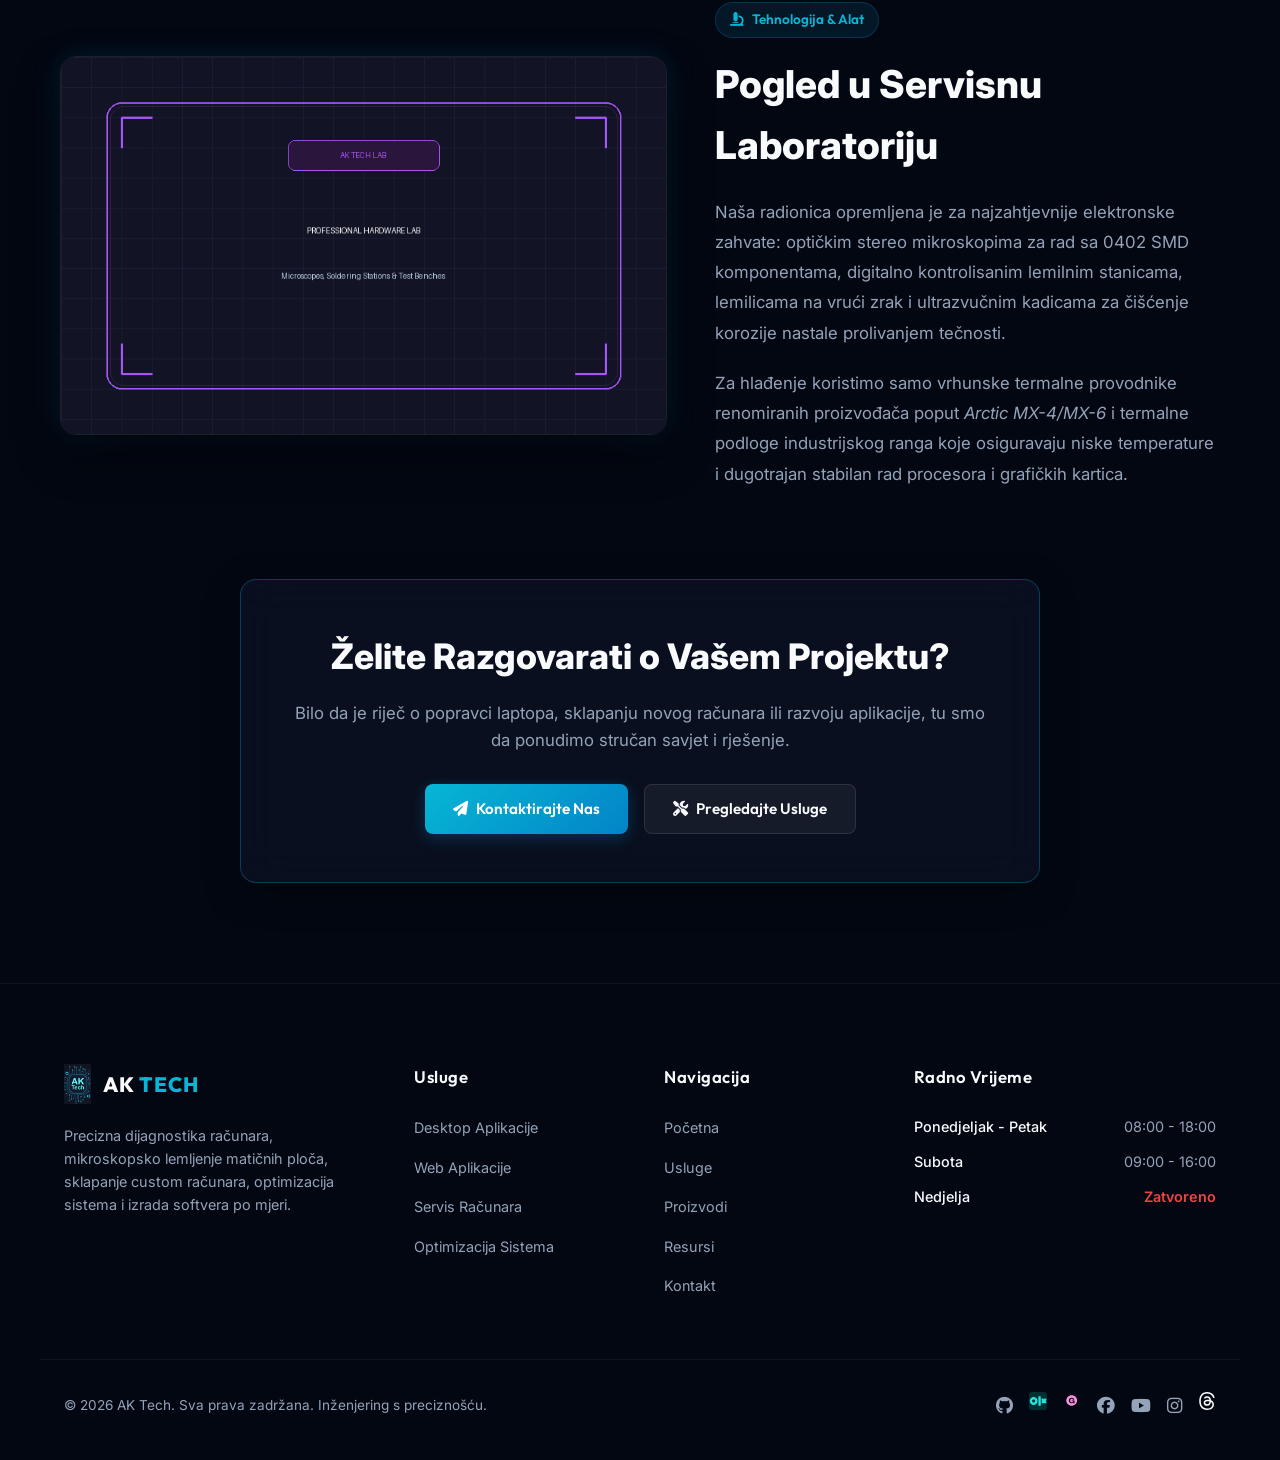
<file: about.html>
<!DOCTYPE html>
<html lang="bs">
<head>
    <meta charset="UTF-8">
    <meta name="viewport" content="width=device-width, initial-scale=1.0">
    <title>O nama | AK Tech - Inženjering & Servisna Laboratorija</title>
    <meta name="description" content="Upoznajte AK Tech: priča o brendu, standardi precizne hardverske dijagnostike, razvoj prilagođenog softvera i tehnološka filozofija.">
    <meta name="keywords" content="ak tech servis, o nama ak tech, laboratorija za popravku laptopa, precizno lemljenje, almir kadric">
    <meta name="robots" content="index, follow, max-snippet:-1, max-image-preview:large, max-video-preview:-1">
    <meta name="author" content="AK TECH">

    <!-- Canonical URL -->
    <link rel="canonical" href="https://aktech.work/about.html">

    <!-- Open Graph -->
    <meta property="og:type" content="website">
    <meta property="og:url" content="https://aktech.work/about.html">
    <meta property="og:title" content="O nama | AK Tech">
    <meta property="og:description" content="Priča o brendu, standardi mikroskopskog lemljenja i inženjering softvera.">
    <meta property="og:image" content="https://aktech.work/images/logo.png">

    <!-- Twitter Cards -->
    <meta name="twitter:card" content="summary_large_image">
    <meta name="twitter:title" content="O nama | AK Tech">
    <meta name="twitter:description" content="Stručni servis računara i razvoj softverskih rješenja.">
    <meta name="twitter:image" content="https://aktech.work/images/about_workspace.png">
    
    <link rel="icon" type="image/png" href="images/logo.png">
    <link rel="preconnect" href="https://fonts.googleapis.com">
    <link rel="preconnect" href="https://fonts.gstatic.com" crossorigin>
    <link href="https://fonts.googleapis.com/css2?family=Inter:wght@300;400;500;600;700&family=Outfit:wght@300;400;500;600;700;800&display=swap" rel="stylesheet">
    <link rel="stylesheet" href="https://cdnjs.cloudflare.com/ajax/libs/font-awesome/6.4.0/css/all.min.css">
    <link rel="stylesheet" href="style/style.css">
</head>
<body class="dark-theme">

    <!-- Header Navigation -->
    <header class="main-header">
        <div class="container nav-container">
            <a href="index.html" class="logo-area">
                <img src="images/logo.png" alt="AK Tech Logo" class="nav-logo">
                <span class="logo-text">AK <span class="accent-text">TECH</span></span>
            </a>
            
            <nav class="nav-menu" id="navMenu">
                <ul class="nav-list">
                    <li><a href="index.html" class="nav-link" data-i18n="nav_home">Početna</a></li>
                    
                    <!-- Services Dropdown -->
                    <li class="nav-item-dropdown">
                        <a href="services.html" class="nav-link dropdown-toggle-link">
                            <span data-i18n="nav_services">Usluge</span>
                            <i class="fa-solid fa-chevron-down dropdown-icon-chevron"></i>
                        </a>
                        <ul class="nav-dropdown-menu">
                            <li><a href="services.html" class="nav-dropdown-link" style="color: var(--color-cyan); font-weight: 600;"><i class="fa-solid fa-layer-group"></i> <span data-i18n="sub_all_services">Sve Usluge (Pregled)</span></a></li>
                            <li><a href="services.html#desktop-dev" class="nav-dropdown-link"><i class="fa-solid fa-laptop-code"></i> <span data-i18n="sub_desktop_dev">Desktop Aplikacije</span></a></li>
                            <li><a href="services.html#web-dev" class="nav-dropdown-link"><i class="fa-solid fa-globe"></i> <span data-i18n="sub_web_dev">Web & Landing Stranice</span></a></li>
                            <li><a href="services.html#android-dev" class="nav-dropdown-link"><i class="fa-brands fa-android"></i> <span data-i18n="sub_android_dev">Android Aplikacije</span></a></li>
                            <li><a href="services.html#debugging" class="nav-dropdown-link"><i class="fa-solid fa-bug-slash"></i> <span data-i18n="sub_debugging">Debug & Fix Koda</span></a></li>
                            <li><a href="services.html#photo-design" class="nav-dropdown-link"><i class="fa-solid fa-image"></i> <span data-i18n="sub_photo_design">Obrada Fotografija</span></a></li>
                            <li><a href="services.html#video-social" class="nav-dropdown-link"><i class="fa-solid fa-clapperboard"></i> <span data-i18n="sub_video_social">Video & Social Media</span></a></li>
                            <li><a href="services.html#maintenance" class="nav-dropdown-link"><i class="fa-solid fa-screwdriver-wrench"></i> <span data-i18n="sub_maintenance">Servis & Održavanje</span></a></li>
                            <li><a href="services.html#os-tuning" class="nav-dropdown-link"><i class="fa-solid fa-gauge-high"></i> <span data-i18n="sub_os_tuning">Instalacija & Podešavanje OS</span></a></li>
                        </ul>
                    </li>

                    <!-- Apps & Downloads Dropdown -->
                    <li class="nav-item-dropdown">
                        <a href="resources.html" class="nav-link dropdown-toggle-link">
                            <span data-i18n="nav_resources">Aplikacije & Resursi</span>
                            <i class="fa-solid fa-chevron-down dropdown-icon-chevron"></i>
                        </a>
                        <ul class="nav-dropdown-menu">
                            <li><a href="resources.html" class="nav-dropdown-link"><i class="fa-solid fa-folder-open"></i> <span data-i18n="sub_all_resources">Svi Resursi & Vodiči</span></a></li>
                            <li><a href="downloads.html" class="nav-dropdown-link"><i class="fa-solid fa-download"></i> <span data-i18n="sub_downloads">Biblioteka Preuzimanja</span></a></li>
                            <li><a href="resources.html#open-source" class="nav-dropdown-link"><i class="fa-solid fa-code"></i> <span data-i18n="sub_open_source">Open-Source Programi</span></a></li>
                            <li><a href="resources.html#ai-tools" class="nav-dropdown-link"><i class="fa-solid fa-wand-magic-sparkles"></i> <span data-i18n="sub_ai_tools">Preporučeni AI Alati</span></a></li>
                        </ul>
                    </li>

                    <!-- Products Dropdown -->
                    <li class="nav-item-dropdown">
                        <a href="products.html" class="nav-link dropdown-toggle-link">
                            <span data-i18n="nav_products">Proizvodi</span>
                            <i class="fa-solid fa-chevron-down dropdown-icon-chevron"></i>
                        </a>
                        <ul class="nav-dropdown-menu">
                            <li><a href="products.html" class="nav-dropdown-link"><i class="fa-solid fa-boxes-stacked"></i> <span data-i18n="sub_all_products">Katalog Proizvoda</span></a></li>
                            <li><a href="gumroad-products.html" class="nav-dropdown-link"><img src="images/icons/gumroad.svg" alt="Gumroad" class="nav-icon-img"> <span data-i18n="sub_gumroad">Gumroad Prodavnica</span></a></li>
                            <li><a href="products.html#olx" class="nav-dropdown-link"><img src="images/icons/olx.svg" alt="OLX" class="nav-icon-img"> <span data-i18n="sub_olx">OLX Računari & Oprema</span></a></li>
                            <li><a href="products.html#group-devices" class="nav-dropdown-link"><i class="fa-solid fa-laptop"></i> <span data-i18n="sub_group_devices">Grupna Ponuda Uređaja</span></a></li>
                        </ul>
                    </li>

                    <li><a href="tools.html" class="nav-link" data-i18n="nav_tools">Besplatni Alati</a></li>
                    <li><a href="links.html" class="nav-link" data-i18n="nav_links_hub">Linkovi & Profili</a></li>
                    <li><a href="index.html#projects" class="nav-link" data-i18n="nav_projects">Projekti</a></li>
                    <li><a href="about.html" class="nav-link active" data-i18n="nav_about">O nama</a></li>
                    <li><a href="contact.html" class="nav-link contact-btn-link" data-i18n="nav_contact">Kontakt</a></li>
                </ul>
            </nav>
            
            <div class="nav-actions">
                <div class="lang-switcher">
                    <button class="lang-btn active" data-lang="bs">BS</button>
                    <span class="lang-divider">|</span>
                    <button class="lang-btn" data-lang="en">EN</button>
                </div>
                <a href="contact.html" class="btn btn-nav-cta" data-i18n="btn_get_quote">Zatraži Ponudu</a>
                <button class="mobile-toggle" id="mobileToggle" aria-label="Toggle Navigation">
                    <span class="bar"></span>
                    <span class="bar"></span>
                    <span class="bar"></span>
                </button>
            </div>
        </div>
    </header>

    <!-- Subpage Hero -->
    <section class="subpage-hero" style="background: radial-gradient(circle at 50% 20%, rgba(14, 165, 233, 0.15) 0%, rgba(3, 7, 18, 0.98) 75%);">
        <div class="container subpage-hero-content">
            <div class="badge-container" style="justify-content: center;">
                <span class="hero-badge"><i class="fa-solid fa-microchip pulse-icon"></i> <span data-i18n="about_hero_badge">Arhitektura & Strast</span></span>
            </div>
            <h1 class="subpage-title" data-i18n="about_page_title">O Brendu <span class="gradient-text">AK Tech</span></h1>
            <p class="subpage-desc" data-i18n="about_page_desc">Spoj preciznog hardverskog rada i modernog softverskog razvoja. Upoznajte naše standarde, laboratoriju i tehnološku filozofiju.</p>
        </div>
    </section>

    <!-- Main Content -->
    <main class="container" style="padding: 40px 20px 100px;">

        <!-- Story Section 1: The Brand Story -->
        <section class="about-grid-story">
            <div>
                <span class="hero-badge"><i class="fa-solid fa-bookmark"></i> <span data-i18n="about_badge_story">Naša Priča</span></span>
                <h2 style="font-size: 2.4rem; font-weight: 800; margin: 16px 0 20px;" data-i18n="about_story_title">Priča o AK Tech-u</h2>
                <p style="color: var(--text-muted); font-size: 1.05rem; line-height: 1.8; margin-bottom: 20px;">
                    <strong>AK Tech</strong> je nastao iz jasnog cilja: premostiti jaz između mikro-hardverskih popravki i modernog razvoja softvera. Dok većina servisa nudi samo površinsko čišćenje i brze instalacije sistema, a softverske kuće rijetko razumiju fizičku arhitekturu mašine na kojoj njihov kod radi, mi spajamo oba svijeta.
                </p>
                <p style="color: var(--text-muted); font-size: 1.05rem; line-height: 1.8;">
                    Vjerujemo da tehnologija treba biti pouzdana, robusna i dugotrajna. Bilo da se radi o spašavanju matične ploče pod mikroskopom, optimizaciji operativnog sistema bez suvišnog bloatware-a, ili kreiranju namjenske desktop aplikacije u C# i WPF-u – svakom problemu pristupamo inženjerskom pedantnošću.
                </p>
            </div>
            <div class="about-img-frame">
                <img src="images/about_workspace.png" alt="AK Tech Workspace & Lab">
            </div>
        </section>

        <!-- Values Section -->
        <section style="margin: 80px 0;">
            <div style="text-align: center; max-width: 700px; margin: 0 auto 40px;">
                <h2 style="font-size: 2.2rem; font-weight: 800;" data-i18n="about_mission_title">Naša Misija i Standardi</h2>
                <p style="color: var(--text-muted); font-size: 1rem;">Principi na kojima temeljimo svaki popravljeni računar i svaki napisani red koda.</p>
            </div>

            <div class="values-grid">
                <div class="value-card">
                    <i class="fa-solid fa-magnifying-glass-chart"></i>
                    <h3 data-i18n="about_diag_title">Dubinska Dijagnostika</h3>
                    <p>Ne nagađamo uzrok kvara. Koristimo profesionalne mjerne instrumente, osciloskope i softverske stres-testove za 100% tačnu dijagnozu.</p>
                </div>

                <div class="value-card">
                    <i class="fa-solid fa-microchip"></i>
                    <h3 data-i18n="about_repairs_title">Komponentni Popravci</h3>
                    <p>Zašto mijenjati cijelu matičnu ploču ako je kvar u jednom kratkospojenom MOSFET-u? Popravljamo hardver na nivou pojedinačne mikrosheme.</p>
                </div>

                <div class="value-card">
                    <i class="fa-solid fa-ban"></i>
                    <h3 data-i18n="about_bloat_title">Nulta Tolerancija na Bloatware</h3>
                    <p>Instaliramo isključivo čiste, optimizovane sisteme bez fabričkih trial programa koji guše performanse vašeg hardvera.</p>
                </div>

                <div class="value-card">
                    <i class="fa-solid fa-shield-heart"></i>
                    <h3 data-i18n="about_transparency_title">Transparentnost & Garancija</h3>
                    <p>Sve usluge i prodati uređaji na OLX-u prolaze višesatne stres testove i dolaze sa pisanom garancijom i jasnim izvještajem o urađenom.</p>
                </div>
            </div>
        </section>

        <!-- Story Section 2: Laboratory & Equipment -->
        <section class="about-grid-story" style="margin-top: 80px;">
            <div class="about-img-frame">
                <img src="images/about_tools.png" alt="AK Tech Tools & Stations">
            </div>
            <div>
                <span class="hero-badge"><i class="fa-solid fa-microscope"></i> <span data-i18n="about_badge_tools">Tehnologija & Alat</span></span>
                <h2 style="font-size: 2.4rem; font-weight: 800; margin: 16px 0 20px;" data-i18n="about_lab_title">Pogled u Servisnu Laboratoriju</h2>
                <p style="color: var(--text-muted); font-size: 1.05rem; line-height: 1.8; margin-bottom: 20px;">
                    Naša radionica opremljena je za najzahtjevnije elektronske zahvate: optičkim stereo mikroskopima za rad sa 0402 SMD komponentama, digitalno kontrolisanim lemilnim stanicama, lemilicama na vrući zrak i ultrazvučnim kadicama za čišćenje korozije nastale prolivanjem tečnosti.
                </p>
                <p style="color: var(--text-muted); font-size: 1.05rem; line-height: 1.8;">
                    Za hlađenje koristimo samo vrhunske termalne provodnike renomiranih proizvođača poput <em>Arctic MX-4/MX-6</em> i termalne podloge industrijskog ranga koje osiguravaju niske temperature i dugotrajan stabilan rad procesora i grafičkih kartica.
                </p>
            </div>
        </section>

        <!-- Quick CTA -->
        <section style="margin-top: 90px; text-align: center;">
            <div class="glass-card" style="padding: 48px; border-radius: var(--border-radius-lg); max-width: 800px; margin: 0 auto; border: 1px solid rgba(14, 165, 233, 0.3);">
                <h2 style="font-size: 2.2rem; font-weight: 800; margin-bottom: 16px;" data-i18n="about_discuss_title">Želite Razgovarati o Vašem Projektu?</h2>
                <p style="color: var(--text-muted); font-size: 1.05rem; margin-bottom: 30px;">
                    Bilo da je riječ o popravci laptopa, sklapanju novog računara ili razvoju aplikacije, tu smo da ponudimo stručan savjet i rješenje.
                </p>
                <div style="display: flex; justify-content: center; gap: 16px; flex-wrap: wrap;">
                    <a href="contact.html" class="btn btn-primary btn-glow">
                        <i class="fa-solid fa-paper-plane"></i> Kontaktirajte Nas
                    </a>
                    <a href="services.html" class="btn btn-secondary">
                        <i class="fa-solid fa-screwdriver-wrench"></i> Pregledajte Usluge
                    </a>
                </div>
            </div>
        </section>

    </main>

    <!-- Footer -->
    <footer class="main-footer">
        <div class="container footer-grid">
            <div class="footer-info">
                <a href="index.html" class="footer-logo">
                    <img src="images/logo.png" alt="AK Tech Logo" class="footer-logo-img">
                    <span class="logo-text">AK <span class="accent-text">TECH</span></span>
                </a>
                <p class="footer-bio" data-i18n="footer_bio">
                    Precizna dijagnostika računara, mikroskopsko lemljenje matičnih ploča, sklapanje custom računara, optimizacija sistema i izrada softvera po mjeri.
                </p>
            </div>
            <div class="footer-nav">
                <h3 class="footer-heading" data-i18n="footer_heading_services">Usluge</h3>
                <ul class="footer-links">
                    <li><a href="services.html#desktop-dev">Desktop Aplikacije</a></li>
                    <li><a href="services.html#web-dev">Web Aplikacije</a></li>
                    <li><a href="services.html#maintenance">Servis Računara</a></li>
                    <li><a href="services.html#os-tuning">Optimizacija Sistema</a></li>
                </ul>
            </div>
            <div class="footer-nav">
                <h3 class="footer-heading" data-i18n="footer_heading_navigation">Navigacija</h3>
                <ul class="footer-links">
                    <li><a href="index.html">Početna</a></li>
                    <li><a href="services.html">Usluge</a></li>
                    <li><a href="products.html">Proizvodi</a></li>
                    <li><a href="resources.html">Resursi</a></li>
                    <li><a href="contact.html">Kontakt</a></li>
                </ul>
            </div>
            <div class="footer-hours">
                <h3 class="footer-heading" data-i18n="footer_hours">Radno Vrijeme</h3>
                <ul class="hours-list">
                    <li><span data-i18n="day_mon_fri">Ponedjeljak - Petak</span> <span>08:00 - 18:00</span></li>
                    <li><span data-i18n="day_sat">Subota</span> <span>09:00 - 16:00</span></li>
                    <li><span data-i18n="day_sun">Nedjelja</span> <span class="closed-label" data-i18n="closed">Zatvoreno</span></li>
                </ul>
            </div>
        </div>
        <div class="footer-copyright container">
            <p data-i18n="copyright">&copy; 2026 AK Tech. Sva prava zadržana.</p>
            <div class="footer-social-links">
                <a href="https://github.com/KadricAl" target="_blank" aria-label="GitHub"><i class="fa-brands fa-github"></i></a>
                <a href="https://olx.ba/profil/AKTech" target="_blank" aria-label="OLX" title="OLX Shop"><img src="images/icons/olx.svg" alt="OLX" class="social-icon-img"></a>
                <a href="https://aktechcraft.gumroad.com/" target="_blank" aria-label="Gumroad" title="Gumroad Store"><img src="images/icons/gumroad.svg" alt="Gumroad" class="social-icon-img"></a>
                <a href="https://www.facebook.com/share/1A7irGQCFo/?mibextid=wwXIfr" target="_blank" aria-label="Facebook"><i class="fa-brands fa-facebook"></i></a>
                <a href="https://youtube.com/@aktechvers?si=SF_6i_wLMFAemTBW" target="_blank" aria-label="YouTube"><i class="fa-brands fa-youtube"></i></a>
                <a href="https://www.instagram.com/ak.tech.verse?exln=N3piMXA0NmQ5NzFv&utm_source=qr" target="_blank" aria-label="Instagram"><i class="fa-brands fa-instagram"></i></a>
                <a href="https://www.threads.com/@ak.tech.verse?igshid=NTc4MTIwNjQ2YQ==" target="_blank" aria-label="Threads" title="Threads"><img src="images/icons/threads.svg" alt="Threads" class="social-icon-img"></a>
            </div>
        </div>
    </footer>

    <!-- Floating Support Bar -->
    <div class="floating-support-bar">
        <a href="https://wa.me/38761293073" target="_blank" class="float-item float-whatsapp" title="WhatsApp Chat">
            <i class="fa-brands fa-whatsapp"></i>
            <span class="float-label"><strong data-i18n="float_wa_title">WhatsApp Chat</strong><br><span data-i18n="float_wa_desc">Odgovor u par minuta</span></span>
        </a>
        <a href="viber://chat?number=%2B38761293073" class="float-item float-viber" title="Viber Podrška">
            <i class="fa-brands fa-viber"></i>
            <span class="float-label"><strong data-i18n="float_viber_title">Viber Podrška</strong><br><span data-i18n="float_viber_desc">Brza poruka</span></span>
        </a>
        <a href="tel:+38761293073" class="float-item float-call" title="Pozovi Direktno">
            <i class="fa-solid fa-phone"></i>
            <span class="float-label"><strong data-i18n="float_call_title">Pozovi Direktno</strong><br><span data-i18n="float_call_desc">Pon - Sub 08-18h</span></span>
        </a>
    </div>

    <script src="script/data.js"></script>
    <script src="script/translations.js"></script>
    <script src="script/script.js"></script>
</body>
</html>
</file>
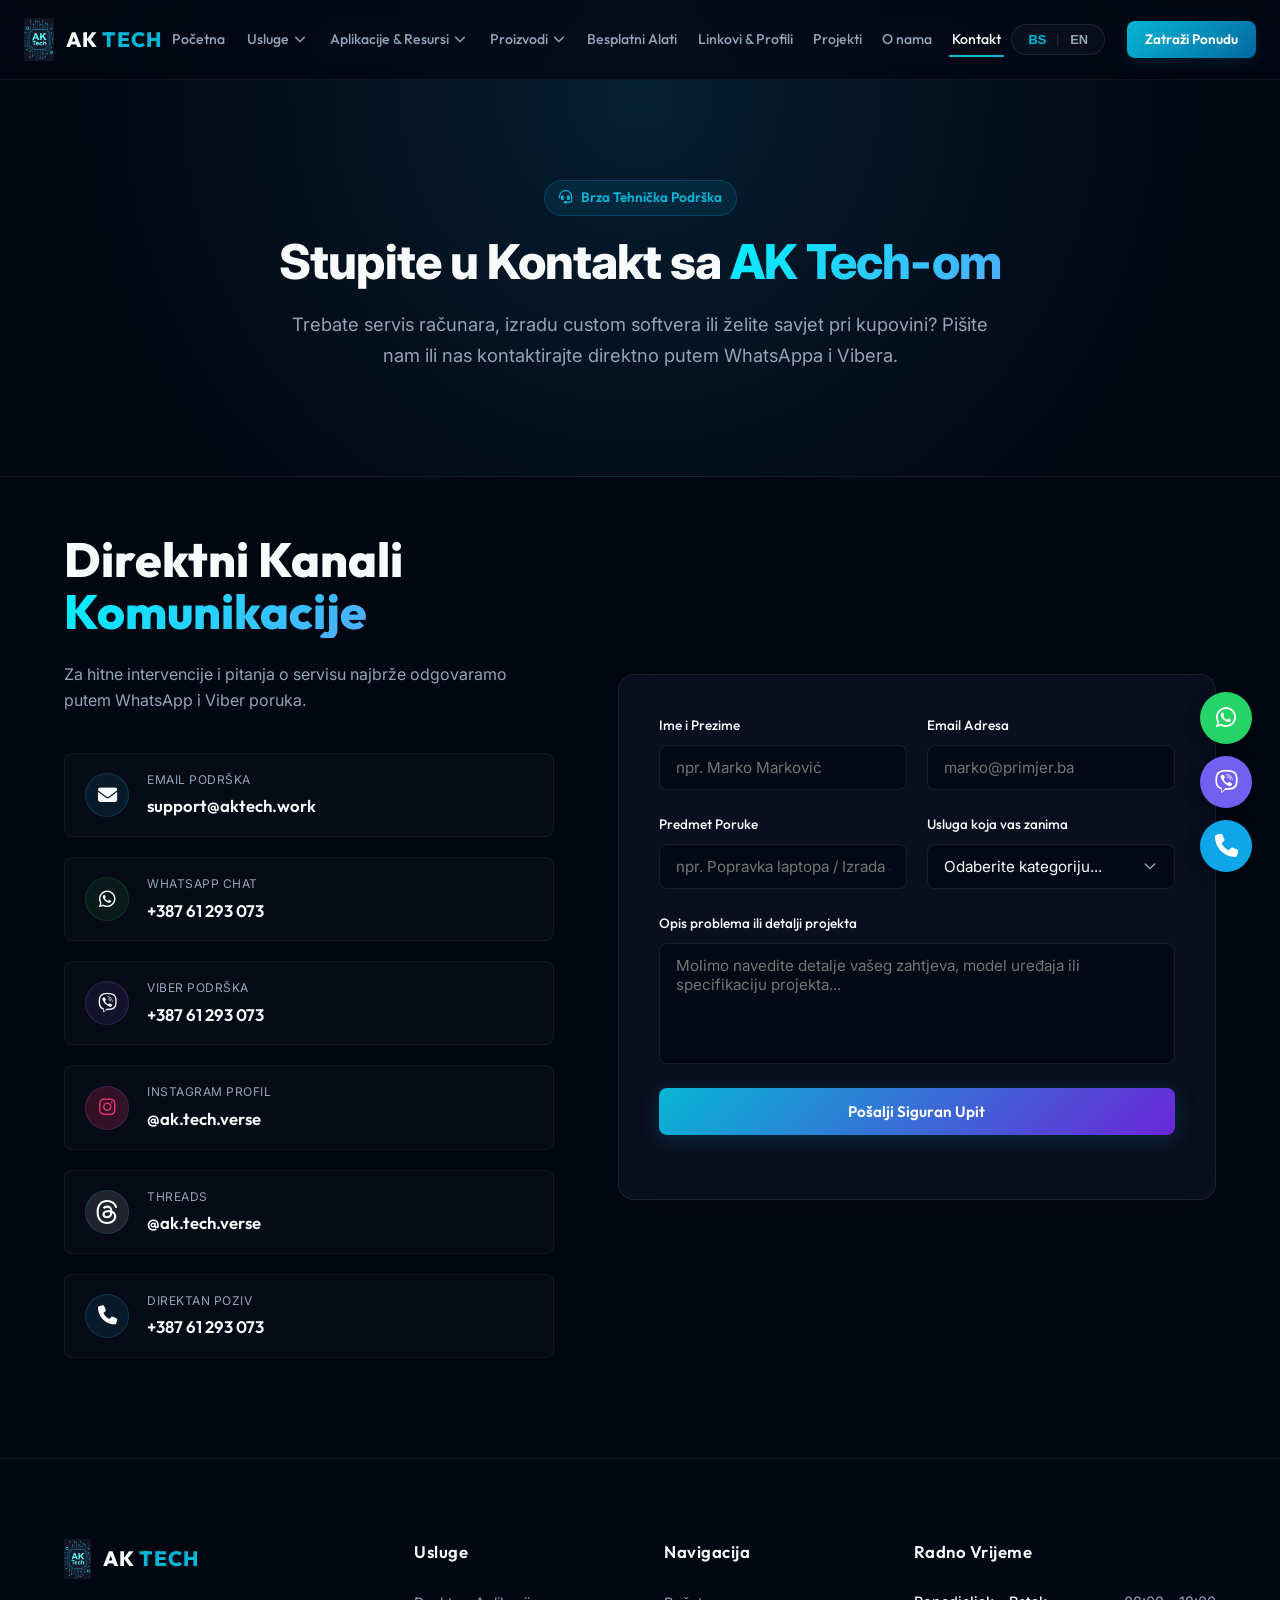
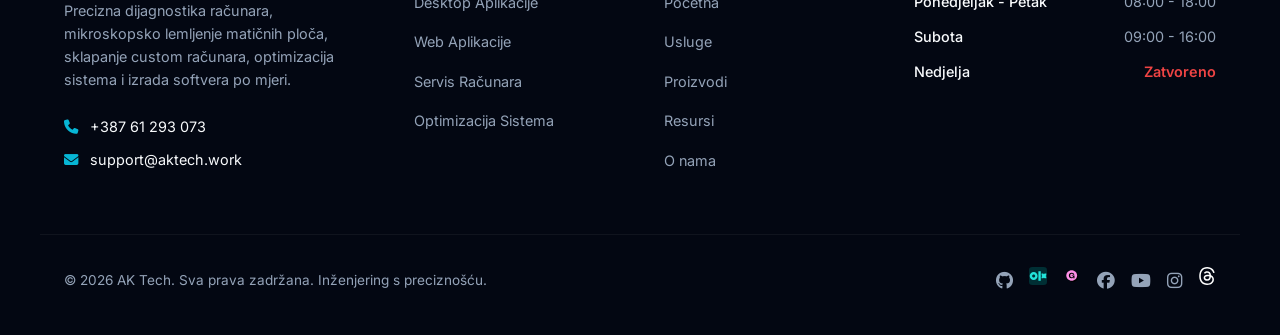
<file: contact.html>
<!DOCTYPE html>
<html lang="bs">
<head>
    <meta charset="UTF-8">
    <meta name="viewport" content="width=device-width, initial-scale=1.0">
    <title>Kontakt | AK Tech - Podrška, Servis & Upiti</title>
    <meta name="description" content="Kontaktirajte AK Tech tim za servis računara, izradu softvera ili kupovinu opreme. Dostupni putem WhatsAppa, Vibera i email kontakt forme.">
    <meta name="keywords" content="kontakt ak tech, servis racunara kontakt, viber podrska sarajevo, whatsapp it servis, popravka laptopa">
    <meta name="robots" content="index, follow, max-snippet:-1, max-image-preview:large, max-video-preview:-1">
    <meta name="author" content="AK TECH">

    <!-- Canonical URL -->
    <link rel="canonical" href="https://aktech.work/contact.html">

    <!-- Open Graph -->
    <meta property="og:type" content="website">
    <meta property="og:url" content="https://aktech.work/contact.html">
    <meta property="og:title" content="Kontakt & Podrška | AK Tech">
    <meta property="og:description" content="Kontaktirajte nas putem WhatsAppa, Vibera, telefona ili emaila za brzu podršku i servis.">
    <meta property="og:image" content="https://aktech.work/images/logo.png">

    <!-- Twitter Cards -->
    <meta name="twitter:card" content="summary_large_image">
    <meta name="twitter:title" content="Kontakt | AK Tech">
    <meta name="twitter:description" content="Brzi kontakt sa stručnim serviserom i developerom. Odgovor u najkraćem roku.">
    <meta name="twitter:image" content="https://aktech.work/images/hero_bg.png">
    
    <link rel="icon" type="image/png" href="images/logo.png">
    <link rel="preconnect" href="https://fonts.googleapis.com">
    <link rel="preconnect" href="https://fonts.gstatic.com" crossorigin>
    <link href="https://fonts.googleapis.com/css2?family=Inter:wght@300;400;500;600;700&family=Outfit:wght@300;400;500;600;700;800&display=swap" rel="stylesheet">
    <link rel="stylesheet" href="https://cdnjs.cloudflare.com/ajax/libs/font-awesome/6.4.0/css/all.min.css">
    <link rel="stylesheet" href="style/style.css">
</head>
<body class="dark-theme">

    <!-- Header Navigation -->
    <header class="main-header">
        <div class="container nav-container">
            <a href="index.html" class="logo-area">
                <img src="images/logo.png" alt="AK Tech Logo" class="nav-logo">
                <span class="logo-text">AK <span class="accent-text">TECH</span></span>
            </a>
            
            <nav class="nav-menu" id="navMenu">
                <ul class="nav-list">
                    <li><a href="index.html" class="nav-link" data-i18n="nav_home">Početna</a></li>
                    
                    <!-- Services Dropdown -->
                    <li class="nav-item-dropdown">
                        <a href="services.html" class="nav-link dropdown-toggle-link">
                            <span data-i18n="nav_services">Usluge</span>
                            <i class="fa-solid fa-chevron-down dropdown-icon-chevron"></i>
                        </a>
                        <ul class="nav-dropdown-menu">
                            <li><a href="services.html" class="nav-dropdown-link" style="color: var(--color-cyan); font-weight: 600;"><i class="fa-solid fa-layer-group"></i> <span data-i18n="sub_all_services">Sve Usluge (Pregled)</span></a></li>
                            <li><a href="services.html#desktop-dev" class="nav-dropdown-link"><i class="fa-solid fa-laptop-code"></i> <span data-i18n="sub_desktop_dev">Desktop Aplikacije</span></a></li>
                            <li><a href="services.html#web-dev" class="nav-dropdown-link"><i class="fa-solid fa-globe"></i> <span data-i18n="sub_web_dev">Web & Landing Stranice</span></a></li>
                            <li><a href="services.html#android-dev" class="nav-dropdown-link"><i class="fa-brands fa-android"></i> <span data-i18n="sub_android_dev">Android Aplikacije</span></a></li>
                            <li><a href="services.html#debugging" class="nav-dropdown-link"><i class="fa-solid fa-bug-slash"></i> <span data-i18n="sub_debugging">Debug & Fix Koda</span></a></li>
                            <li><a href="services.html#photo-design" class="nav-dropdown-link"><i class="fa-solid fa-image"></i> <span data-i18n="sub_photo_design">Obrada Fotografija</span></a></li>
                            <li><a href="services.html#video-social" class="nav-dropdown-link"><i class="fa-solid fa-clapperboard"></i> <span data-i18n="sub_video_social">Video & Social Media</span></a></li>
                            <li><a href="services.html#maintenance" class="nav-dropdown-link"><i class="fa-solid fa-screwdriver-wrench"></i> <span data-i18n="sub_maintenance">Servis & Održavanje</span></a></li>
                            <li><a href="services.html#os-tuning" class="nav-dropdown-link"><i class="fa-solid fa-gauge-high"></i> <span data-i18n="sub_os_tuning">Instalacija & Podešavanje OS</span></a></li>
                        </ul>
                    </li>

                    <!-- Apps & Downloads Dropdown -->
                    <li class="nav-item-dropdown">
                        <a href="resources.html" class="nav-link dropdown-toggle-link">
                            <span data-i18n="nav_resources">Aplikacije & Resursi</span>
                            <i class="fa-solid fa-chevron-down dropdown-icon-chevron"></i>
                        </a>
                        <ul class="nav-dropdown-menu">
                            <li><a href="resources.html" class="nav-dropdown-link"><i class="fa-solid fa-folder-open"></i> <span data-i18n="sub_all_resources">Svi Resursi & Vodiči</span></a></li>
                            <li><a href="downloads.html" class="nav-dropdown-link"><i class="fa-solid fa-download"></i> <span data-i18n="sub_downloads">Biblioteka Preuzimanja</span></a></li>
                            <li><a href="resources.html#open-source" class="nav-dropdown-link"><i class="fa-solid fa-code"></i> <span data-i18n="sub_open_source">Open-Source Programi</span></a></li>
                            <li><a href="resources.html#ai-tools" class="nav-dropdown-link"><i class="fa-solid fa-wand-magic-sparkles"></i> <span data-i18n="sub_ai_tools">Preporučeni AI Alati</span></a></li>
                        </ul>
                    </li>

                    <!-- Products Dropdown -->
                    <li class="nav-item-dropdown">
                        <a href="products.html" class="nav-link dropdown-toggle-link">
                            <span data-i18n="nav_products">Proizvodi</span>
                            <i class="fa-solid fa-chevron-down dropdown-icon-chevron"></i>
                        </a>
                        <ul class="nav-dropdown-menu">
                            <li><a href="products.html" class="nav-dropdown-link"><i class="fa-solid fa-boxes-stacked"></i> <span data-i18n="sub_all_products">Katalog Proizvoda</span></a></li>
                            <li><a href="gumroad-products.html" class="nav-dropdown-link"><img src="images/icons/gumroad.svg" alt="Gumroad" class="nav-icon-img"> <span data-i18n="sub_gumroad">Gumroad Prodavnica</span></a></li>
                            <li><a href="products.html#olx" class="nav-dropdown-link"><img src="images/icons/olx.svg" alt="OLX" class="nav-icon-img"> <span data-i18n="sub_olx">OLX Računari & Oprema</span></a></li>
                            <li><a href="products.html#group-devices" class="nav-dropdown-link"><i class="fa-solid fa-laptop"></i> <span data-i18n="sub_group_devices">Grupna Ponuda Uređaja</span></a></li>
                        </ul>
                    </li>

                    <li><a href="tools.html" class="nav-link" data-i18n="nav_tools">Besplatni Alati</a></li>
                    <li><a href="links.html" class="nav-link" data-i18n="nav_links_hub">Linkovi & Profili</a></li>
                    <li><a href="index.html#projects" class="nav-link" data-i18n="nav_projects">Projekti</a></li>
                    <li><a href="about.html" class="nav-link" data-i18n="nav_about">O nama</a></li>
                    <li><a href="contact.html" class="nav-link active contact-btn-link" data-i18n="nav_contact">Kontakt</a></li>
                </ul>
            </nav>
            
            <div class="nav-actions">
                <div class="lang-switcher">
                    <button class="lang-btn active" data-lang="bs">BS</button>
                    <span class="lang-divider">|</span>
                    <button class="lang-btn" data-lang="en">EN</button>
                </div>
                <a href="contact.html" class="btn btn-nav-cta" data-i18n="btn_get_quote">Zatraži Ponudu</a>
                <button class="mobile-toggle" id="mobileToggle" aria-label="Toggle Navigation">
                    <span class="bar"></span>
                    <span class="bar"></span>
                    <span class="bar"></span>
                </button>
            </div>
        </div>
    </header>

    <!-- Subpage Hero -->
    <section class="subpage-hero" style="background: radial-gradient(circle at 50% 20%, rgba(14, 165, 233, 0.15) 0%, rgba(3, 7, 18, 0.98) 75%);">
        <div class="container subpage-hero-content">
            <div class="badge-container" style="justify-content: center;">
                <span class="hero-badge"><i class="fa-solid fa-headset pulse-icon"></i> <span data-i18n="contact_badge">Brza Tehnička Podrška</span></span>
            </div>
            <h1 class="subpage-title" data-i18n="contact_page_title">Stupite u Kontakt sa <span class="gradient-text">AK Tech-om</span></h1>
            <p class="subpage-desc" data-i18n="contact_page_desc">Trebate servis računara, izradu custom softvera ili želite savjet pri kupovini? Pišite nam ili nas kontaktirajte direktno putem WhatsAppa i Vibera.</p>
        </div>
    </section>

    <!-- Contact Form & Channels Section -->
    <main class="contact-section" style="padding-top: 40px;">
        <div class="contact-grid container">
            
            <!-- Contact Left Side Content -->
            <div class="contact-info-panel">
                <h2 class="contact-panel-title">Direktni Kanali <br><span class="gradient-text">Komunikacije</span></h2>
                <p class="contact-panel-desc">
                    Za hitne intervencije i pitanja o servisu najbrže odgovaramo putem WhatsApp i Viber poruka.
                </p>
                
                <div class="direct-contact-channels">
                    <div class="channel-card">
                        <div class="channel-icon glow-bg-cyan"><i class="fa-solid fa-envelope"></i></div>
                        <div class="channel-detail">
                            <span class="channel-label">Email Podrška</span>
                            <a href="mailto:support@aktech.work" class="channel-value">support@aktech.work</a>
                        </div>
                    </div>
                    
                    <div class="channel-card">
                        <div class="channel-icon glow-bg-green"><i class="fa-brands fa-whatsapp"></i></div>
                        <div class="channel-detail">
                            <span class="channel-label">WhatsApp Chat</span>
                            <a href="https://wa.me/38761293073" target="_blank" class="channel-value">+387 61 293 073</a>
                        </div>
                    </div>
                    
                    <div class="channel-card">
                        <div class="channel-icon glow-bg-purple"><i class="fa-brands fa-viber"></i></div>
                        <div class="channel-detail">
                            <span class="channel-label">Viber Podrška</span>
                            <a href="viber://chat?number=%2B38761293073" class="channel-value">+387 61 293 073</a>
                        </div>
                    </div>

                    <div class="channel-card">
                        <div class="channel-icon glow-bg-purple" style="background: rgba(225, 48, 108, 0.2);"><i class="fa-brands fa-instagram" style="color: #e1306c;"></i></div>
                        <div class="channel-detail">
                            <span class="channel-label">Instagram Profil</span>
                            <a href="https://www.instagram.com/ak.tech.verse?exln=N3piMXA0NmQ5NzFv&utm_source=qr" target="_blank" class="channel-value">@ak.tech.verse</a>
                        </div>
                    </div>
                    <div class="channel-card">
                        <div class="channel-icon glow-bg-cyan" style="background: rgba(255, 255, 255, 0.1);"><img src="images/icons/threads.svg" alt="Threads" class="channel-icon-img"></div>
                        <div class="channel-detail">
                            <span class="channel-label">Threads</span>
                            <a href="https://www.threads.com/@ak.tech.verse?igshid=NTc4MTIwNjQ2YQ==" target="_blank" class="channel-value">@ak.tech.verse</a>
                        </div>
                    </div>

                    <div class="channel-card">
                        <div class="channel-icon glow-bg-cyan"><i class="fa-solid fa-phone"></i></div>
                        <div class="channel-detail">
                            <span class="channel-label">Direktan Poziv</span>
                            <a href="tel:+38761293073" class="channel-value">+387 61 293 073</a>
                        </div>
                    </div>
                </div>
            </div>
            
            <!-- Contact Right Side Form (Web3Forms) -->
            <div class="contact-form-panel">
                <div class="glass-card form-container-card">
                    <form action="https://api.web3forms.com/submit" method="POST" id="contactForm" class="ak-tech-form">
                        
                        <!-- Updated Real Web3Forms Access Key -->
                        <input type="hidden" name="access_key" value="26caf51b-c0da-4bcd-9dbe-8a686cf65a40">
                        <input type="hidden" name="subject" value="Novi upit sa AK Tech sajta">
                        <input type="checkbox" name="botcheck" id="" style="display: none;">
                        
                        <div class="form-row">
                            <div class="form-group">
                                <label for="formName" data-i18n="form_name_label"><i class="fa-solid fa-user"></i> Ime i Prezime</label>
                                <input type="text" id="formName" name="name" placeholder="npr. Marko Marković" required class="form-input">
                            </div>
                            <div class="form-group">
                                <label for="formEmail" data-i18n="form_email_label"><i class="fa-solid fa-envelope"></i> Email Adresa</label>
                                <input type="email" id="formEmail" name="email" placeholder="marko@primjer.ba" required class="form-input">
                            </div>
                        </div>
                        
                        <div class="form-row">
                            <div class="form-group">
                                <label for="formSubject" data-i18n="form_subject_label"><i class="fa-solid fa-heading"></i> Predmet Poruke</label>
                                <input type="text" id="formSubject" name="custom_subject" placeholder="npr. Popravka laptopa / Izrada aplikacije" required class="form-input">
                            </div>
                            <div class="form-group">
                                <label for="formService" data-i18n="form_service_label"><i class="fa-solid fa-circle-info"></i> Usluga koja vas zanima</label>
                                <select id="formService" name="service_type" required class="form-input form-select">
                                    <option value="" disabled selected>Odaberite kategoriju...</option>
                                    <option value="desktopappdev">Custom Desktop Aplikacija</option>
                                    <option value="webappdev">Custom Web Aplikacija / Sajt</option>
                                    <option value="androiddev">Android Aplikacija</option>
                                    <option value="debugging">Debug & Fix Postojećeg Koda</option>
                                    <option value="photodesign">Obrada Fotografija & Dizajn</option>
                                    <option value="videoediting">Video Montaža & Društvene Mreže</option>
                                    <option value="hardwarerepair">Servis Računara & Laptopa</option>
                                    <option value="softwareoptimization">Instalacija & Optimizacija Sistema</option>
                                    <option value="groupdevices">Upit za Kupovinu Uređaja (Laptop/PC/Tablet/Telefon)</option>
                                    <option value="general">Opšti Upit / Drugo</option>
                                </select>
                            </div>
                        </div>
                        
                        <div class="form-group">
                            <label for="formMessage" data-i18n="form_message_label"><i class="fa-solid fa-message"></i> Detaljan Opis</label>
                            <textarea id="formMessage" name="message" rows="5" placeholder="Molimo navedite detalje vašeg zahtjeva, model uređaja ili specifikaciju projekta..." required class="form-input form-textarea"></textarea>
                        </div>
                        
                        <button type="submit" class="btn btn-primary btn-submit-glow" style="width: 100%;" data-i18n="btn_send_request">
                            Pošalji Siguran Upit <i class="fa-solid fa-paper-plane"></i>
                        </button>
                        
                        <div id="formResponse" class="form-response-msg"></div>
                    </form>
                </div>
            </div>
            
        </div>
    </main>

    <!-- Footer -->
    <footer class="main-footer">
        <div class="container footer-grid">
            <div class="footer-info">
                <a href="index.html" class="footer-logo">
                    <img src="images/logo.png" alt="AK Tech Logo" class="footer-logo-img">
                    <span class="logo-text">AK <span class="accent-text">TECH</span></span>
                </a>
                <p class="footer-bio" data-i18n="footer_bio">
                    Precizna dijagnostika računara, mikroskopsko lemljenje matičnih ploča, sklapanje custom računara, optimizacija sistema i izrada softvera po mjeri.
                </p>
                <div class="footer-contact-details">
                    <span><i class="fa-solid fa-phone"></i> +387 61 293 073</span>
                    <span><i class="fa-solid fa-envelope"></i> support@aktech.work</span>
                </div>
            </div>
            <div class="footer-nav">
                <h3 class="footer-heading" data-i18n="footer_heading_services">Usluge</h3>
                <ul class="footer-links">
                    <li><a href="services.html#desktop-dev">Desktop Aplikacije</a></li>
                    <li><a href="services.html#web-dev">Web Aplikacije</a></li>
                    <li><a href="services.html#maintenance">Servis Računara</a></li>
                    <li><a href="services.html#os-tuning">Optimizacija Sistema</a></li>
                </ul>
            </div>
            <div class="footer-nav">
                <h3 class="footer-heading" data-i18n="footer_heading_navigation">Navigacija</h3>
                <ul class="footer-links">
                    <li><a href="index.html">Početna</a></li>
                    <li><a href="services.html">Usluge</a></li>
                    <li><a href="products.html">Proizvodi</a></li>
                    <li><a href="resources.html">Resursi</a></li>
                    <li><a href="about.html">O nama</a></li>
                </ul>
            </div>
            <div class="footer-hours">
                <h3 class="footer-heading" data-i18n="footer_hours">Radno Vrijeme</h3>
                <ul class="hours-list">
                    <li><span data-i18n="day_mon_fri">Ponedjeljak - Petak</span> <span>08:00 - 18:00</span></li>
                    <li><span data-i18n="day_sat">Subota</span> <span>09:00 - 16:00</span></li>
                    <li><span data-i18n="day_sun">Nedjelja</span> <span class="closed-label" data-i18n="closed">Zatvoreno</span></li>
                </ul>
            </div>
        </div>
        <div class="footer-copyright container">
            <p data-i18n="copyright">&copy; 2026 AK Tech. Sva prava zadržana.</p>
            <div class="footer-social-links">
                <a href="https://github.com/KadricAl" target="_blank" aria-label="GitHub"><i class="fa-brands fa-github"></i></a>
                <a href="https://olx.ba/profil/AKTech" target="_blank" aria-label="OLX" title="OLX Shop"><img src="images/icons/olx.svg" alt="OLX" class="social-icon-img"></a>
                <a href="https://aktechcraft.gumroad.com/" target="_blank" aria-label="Gumroad" title="Gumroad Store"><img src="images/icons/gumroad.svg" alt="Gumroad" class="social-icon-img"></a>
                <a href="https://www.facebook.com/share/1A7irGQCFo/?mibextid=wwXIfr" target="_blank" aria-label="Facebook"><i class="fa-brands fa-facebook"></i></a>
                <a href="https://youtube.com/@aktechvers?si=SF_6i_wLMFAemTBW" target="_blank" aria-label="YouTube"><i class="fa-brands fa-youtube"></i></a>
                <a href="https://www.instagram.com/ak.tech.verse?exln=N3piMXA0NmQ5NzFv&utm_source=qr" target="_blank" aria-label="Instagram"><i class="fa-brands fa-instagram"></i></a>
                <a href="https://www.threads.com/@ak.tech.verse?igshid=NTc4MTIwNjQ2YQ==" target="_blank" aria-label="Threads" title="Threads"><img src="images/icons/threads.svg" alt="Threads" class="social-icon-img"></a>
            </div>
        </div>
    </footer>

    <!-- Floating Support Bar -->
    <div class="floating-support-bar">
        <a href="https://wa.me/38761293073" target="_blank" class="float-item float-whatsapp" title="WhatsApp Chat">
            <i class="fa-brands fa-whatsapp"></i>
            <span class="float-label"><strong data-i18n="float_wa_title">WhatsApp Chat</strong><br><span data-i18n="float_wa_desc">Odgovor u par minuta</span></span>
        </a>
        <a href="viber://chat?number=%2B38761293073" class="float-item float-viber" title="Viber Podrška">
            <i class="fa-brands fa-viber"></i>
            <span class="float-label"><strong data-i18n="float_viber_title">Viber Podrška</strong><br><span data-i18n="float_viber_desc">Brza poruka</span></span>
        </a>
        <a href="tel:+38761293073" class="float-item float-call" title="Pozovi Direktno">
            <i class="fa-solid fa-phone"></i>
            <span class="float-label"><strong data-i18n="float_call_title">Pozovi Direktno</strong><br><span data-i18n="float_call_desc">Pon - Sub 08-18h</span></span>
        </a>
    </div>

    <script src="script/data.js"></script>
    <script src="script/translations.js"></script>
    <script src="script/script.js"></script>
</body>
</html>
</file>
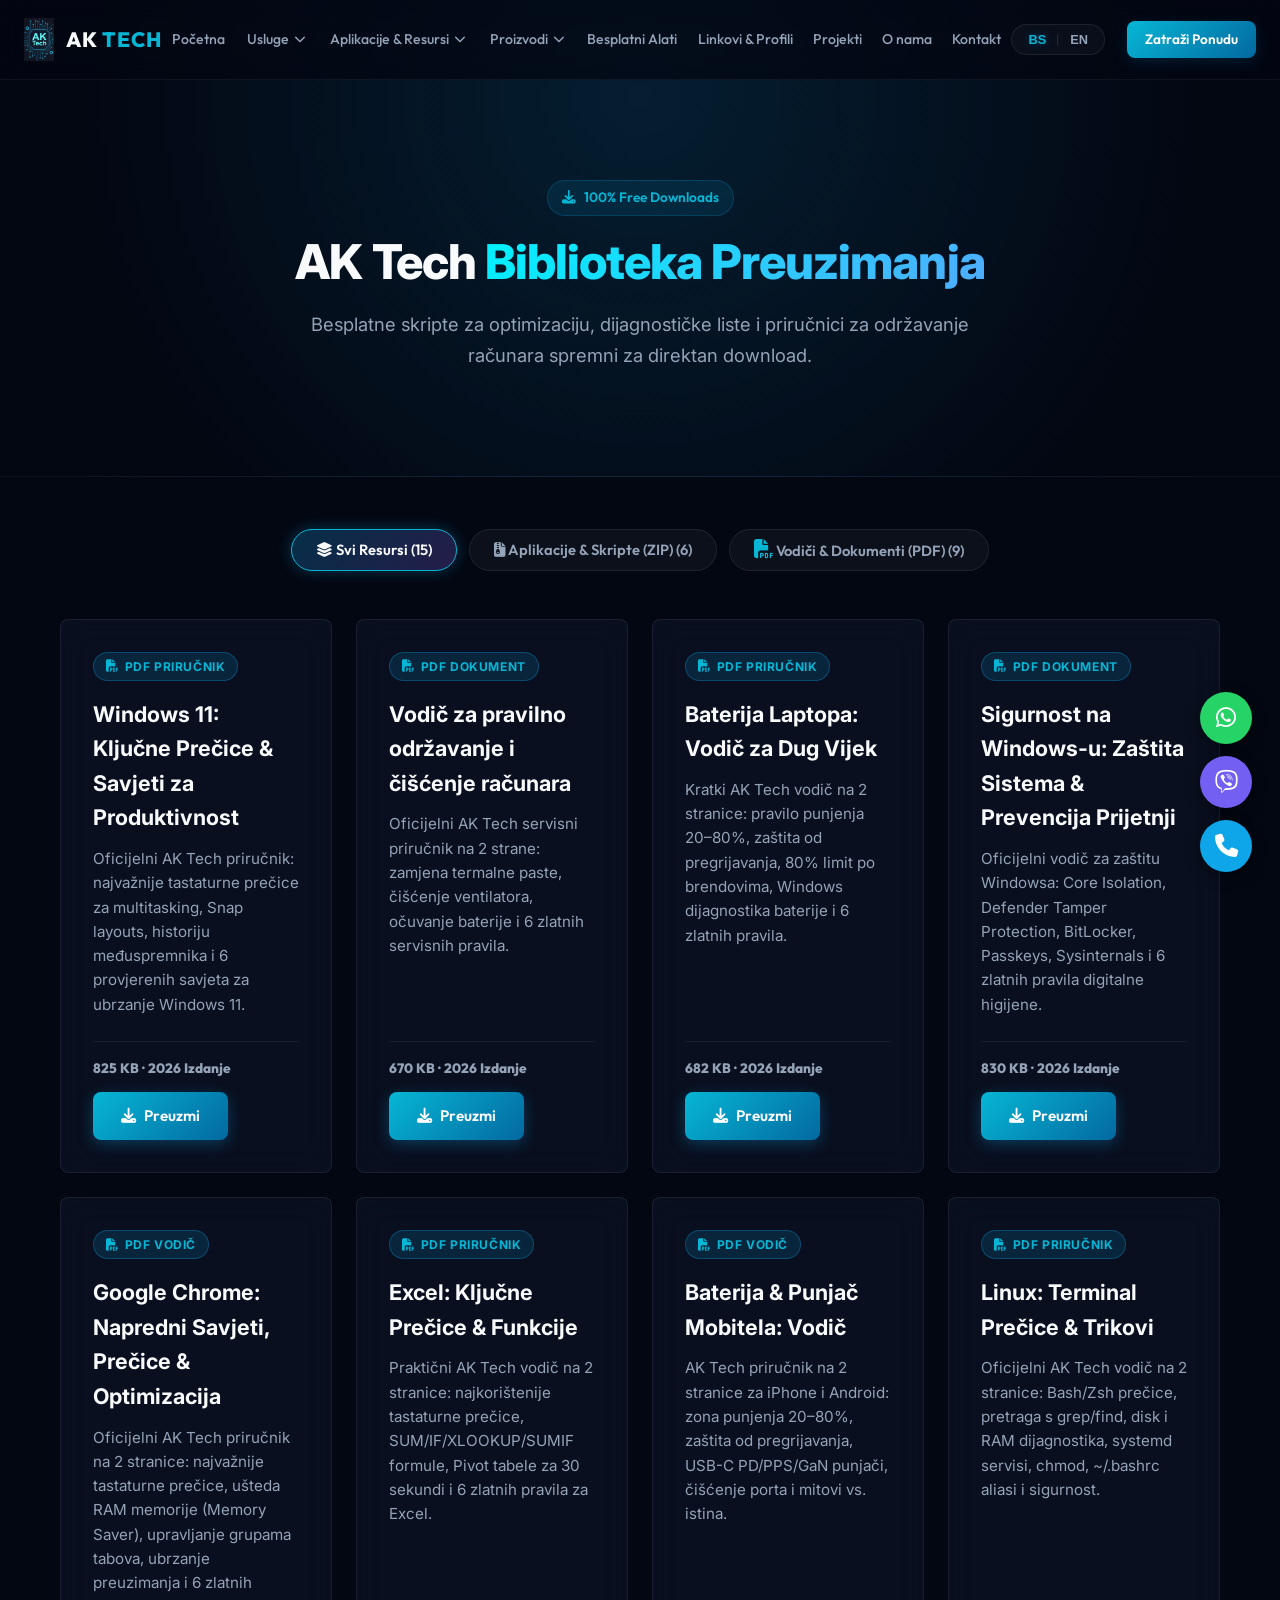
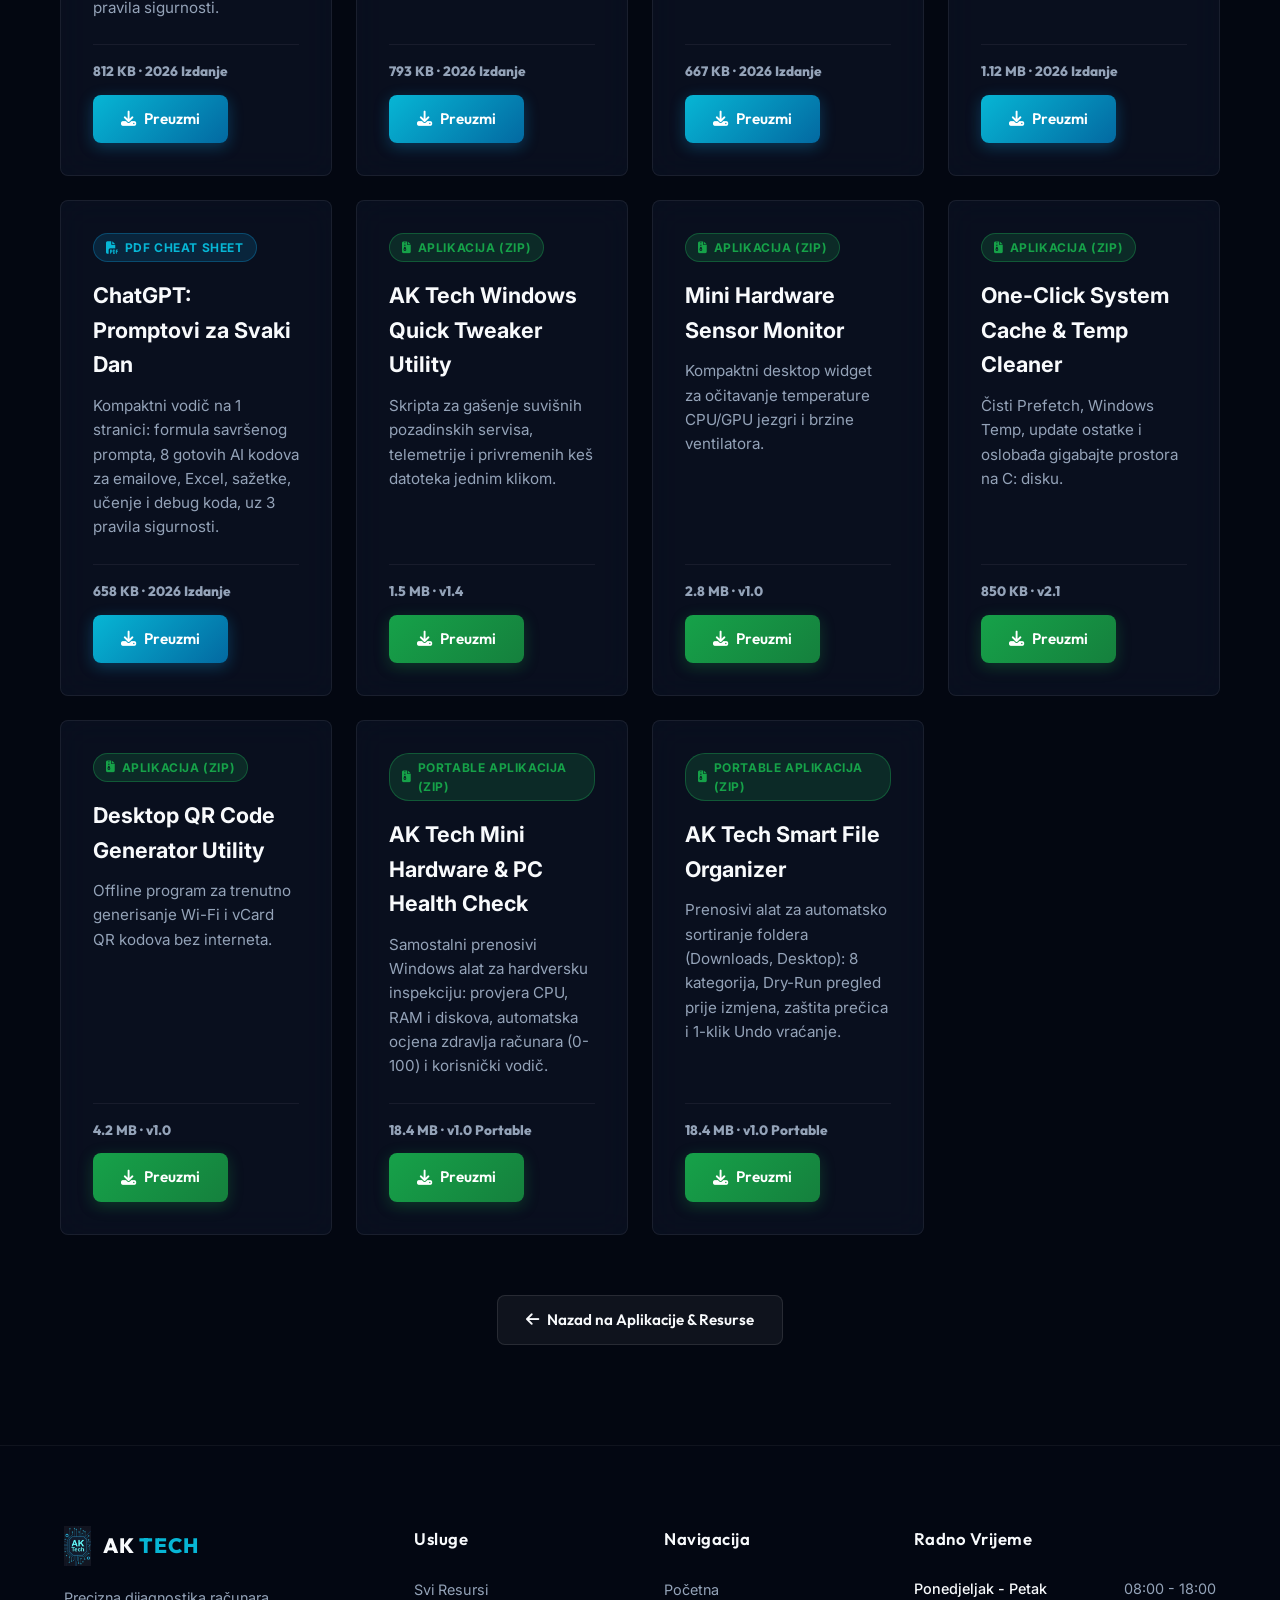
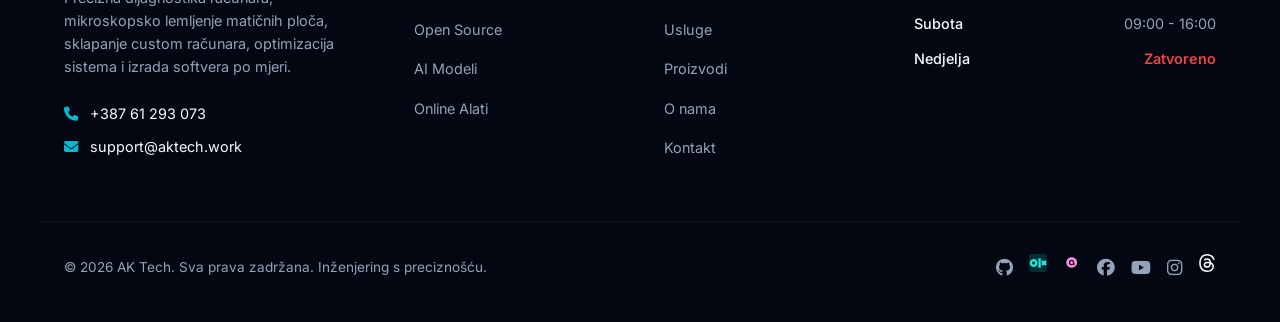
<file: downloads.html>
<!DOCTYPE html>
<html lang="bs">
<head>
    <meta charset="UTF-8">
    <meta name="viewport" content="width=device-width, initial-scale=1.0">
    <title>Biblioteka Preuzimanja | AK Tech Downloads Library</title>
    <meta name="description" content="Preuzmite besplatne Windows skripte za optimizaciju, ZIP arhive, PDF priručnike za servis i prečice na tastaturi za Windows 11.">
    <meta name="keywords" content="ak tech downloads, windows 11 precice pdf, optimizacija windowsa skripta, besplatni pdf prirucnik, ciscenje racunara">
    <meta name="robots" content="index, follow, max-snippet:-1, max-image-preview:large, max-video-preview:-1">
    <meta name="author" content="AK TECH">

    <!-- Canonical URL -->
    <link rel="canonical" href="https://aktech.work/downloads.html">

    <!-- Open Graph -->
    <meta property="og:type" content="website">
    <meta property="og:url" content="https://aktech.work/downloads.html">
    <meta property="og:title" content="Biblioteka Preuzimanja | AK Tech">
    <meta property="og:description" content="Besplatni softverski alati, ZIP skripte i PDF priručnici za optimizaciju računara.">
    <meta property="og:image" content="https://aktech.work/images/logo.png">

    <!-- Twitter Cards -->
    <meta name="twitter:card" content="summary_large_image">
    <meta name="twitter:title" content="Biblioteka Preuzimanja | AK Tech">
    <meta name="twitter:description" content="Preuzmite besplatne priručnike i skripte za održavanje i ubrzanje sistema.">
    <meta name="twitter:image" content="https://aktech.work/images/dev_bg.png">
    
    <link rel="icon" type="image/png" href="images/logo.png">
    <link rel="preconnect" href="https://fonts.googleapis.com">
    <link rel="preconnect" href="https://fonts.gstatic.com" crossorigin>
    <link href="https://fonts.googleapis.com/css2?family=Inter:wght@300;400;500;600;700&family=Outfit:wght@300;400;500;600;700;800&display=swap" rel="stylesheet">
    <link rel="stylesheet" href="https://cdnjs.cloudflare.com/ajax/libs/font-awesome/6.4.0/css/all.min.css">
    <link rel="stylesheet" href="style/style.css">
</head>
<body class="dark-theme">

    <!-- Header Navigation -->
    <header class="main-header">
        <div class="container nav-container">
            <a href="index.html" class="logo-area">
                <img src="images/logo.png" alt="AK Tech Logo" class="nav-logo">
                <span class="logo-text">AK <span class="accent-text">TECH</span></span>
            </a>
            
            <nav class="nav-menu" id="navMenu">
                <ul class="nav-list">
                    <li><a href="index.html" class="nav-link" data-i18n="nav_home">Početna</a></li>
                    
                    <!-- Services Dropdown -->
                    <li class="nav-item-dropdown">
                        <a href="services.html" class="nav-link dropdown-toggle-link">
                            <span data-i18n="nav_services">Usluge</span>
                            <i class="fa-solid fa-chevron-down dropdown-icon-chevron"></i>
                        </a>
                        <ul class="nav-dropdown-menu">
                            <li><a href="services.html" class="nav-dropdown-link" style="color: var(--color-cyan); font-weight: 600;"><i class="fa-solid fa-layer-group"></i> <span data-i18n="sub_all_services">Sve Usluge (Pregled)</span></a></li>
                            <li><a href="services.html#desktop-dev" class="nav-dropdown-link"><i class="fa-solid fa-laptop-code"></i> <span data-i18n="sub_desktop_dev">Desktop Aplikacije</span></a></li>
                            <li><a href="services.html#web-dev" class="nav-dropdown-link"><i class="fa-solid fa-globe"></i> <span data-i18n="sub_web_dev">Web & Landing Stranice</span></a></li>
                            <li><a href="services.html#android-dev" class="nav-dropdown-link"><i class="fa-brands fa-android"></i> <span data-i18n="sub_android_dev">Android Aplikacije</span></a></li>
                            <li><a href="services.html#debugging" class="nav-dropdown-link"><i class="fa-solid fa-bug-slash"></i> <span data-i18n="sub_debugging">Debug & Fix Koda</span></a></li>
                            <li><a href="services.html#photo-design" class="nav-dropdown-link"><i class="fa-solid fa-image"></i> <span data-i18n="sub_photo_design">Obrada Fotografija</span></a></li>
                            <li><a href="services.html#video-social" class="nav-dropdown-link"><i class="fa-solid fa-clapperboard"></i> <span data-i18n="sub_video_social">Video & Social Media</span></a></li>
                            <li><a href="services.html#maintenance" class="nav-dropdown-link"><i class="fa-solid fa-screwdriver-wrench"></i> <span data-i18n="sub_maintenance">Servis & Održavanje</span></a></li>
                            <li><a href="services.html#os-tuning" class="nav-dropdown-link"><i class="fa-solid fa-gauge-high"></i> <span data-i18n="sub_os_tuning">Instalacija & Podešavanje OS</span></a></li>
                        </ul>
                    </li>

                    <!-- Apps & Downloads Dropdown -->
                    <li class="nav-item-dropdown">
                        <a href="resources.html" class="nav-link dropdown-toggle-link">
                            <span data-i18n="nav_resources">Aplikacije & Resursi</span>
                            <i class="fa-solid fa-chevron-down dropdown-icon-chevron"></i>
                        </a>
                        <ul class="nav-dropdown-menu">
                            <li><a href="resources.html" class="nav-dropdown-link"><i class="fa-solid fa-folder-open"></i> <span data-i18n="sub_all_resources">Svi Resursi & Vodiči</span></a></li>
                            <li><a href="downloads.html" class="nav-dropdown-link active"><i class="fa-solid fa-download"></i> <span data-i18n="sub_downloads">Biblioteka Preuzimanja</span></a></li>
                            <li><a href="resources.html#open-source" class="nav-dropdown-link"><i class="fa-solid fa-code"></i> <span data-i18n="sub_open_source">Open-Source Programi</span></a></li>
                            <li><a href="resources.html#ai-tools" class="nav-dropdown-link"><i class="fa-solid fa-wand-magic-sparkles"></i> <span data-i18n="sub_ai_tools">Preporučeni AI Alati</span></a></li>
                        </ul>
                    </li>

                    <!-- Products Dropdown -->
                    <li class="nav-item-dropdown">
                        <a href="products.html" class="nav-link dropdown-toggle-link">
                            <span data-i18n="nav_products">Proizvodi</span>
                            <i class="fa-solid fa-chevron-down dropdown-icon-chevron"></i>
                        </a>
                        <ul class="nav-dropdown-menu">
                            <li><a href="products.html" class="nav-dropdown-link"><i class="fa-solid fa-boxes-stacked"></i> <span data-i18n="sub_all_products">Katalog Proizvoda</span></a></li>
                            <li><a href="gumroad-products.html" class="nav-dropdown-link"><img src="images/icons/gumroad.svg" alt="Gumroad" class="nav-icon-img"> <span data-i18n="sub_gumroad">Gumroad Prodavnica</span></a></li>
                            <li><a href="products.html#olx" class="nav-dropdown-link"><img src="images/icons/olx.svg" alt="OLX" class="nav-icon-img"> <span data-i18n="sub_olx">OLX Računari & Oprema</span></a></li>
                            <li><a href="products.html#group-devices" class="nav-dropdown-link"><i class="fa-solid fa-laptop"></i> <span data-i18n="sub_group_devices">Grupna Ponuda Uređaja</span></a></li>
                        </ul>
                    </li>

                    <li><a href="tools.html" class="nav-link" data-i18n="nav_tools">Besplatni Alati</a></li>
                    <li><a href="links.html" class="nav-link" data-i18n="nav_links_hub">Linkovi & Profili</a></li>
                    <li><a href="index.html#projects" class="nav-link" data-i18n="nav_projects">Projekti</a></li>
                    <li><a href="about.html" class="nav-link" data-i18n="nav_about">O nama</a></li>
                    <li><a href="contact.html" class="nav-link contact-btn-link" data-i18n="nav_contact">Kontakt</a></li>
                </ul>
            </nav>
            
            <div class="nav-actions">
                <div class="lang-switcher">
                    <button class="lang-btn active" data-lang="bs">BS</button>
                    <span class="lang-divider">|</span>
                    <button class="lang-btn" data-lang="en">EN</button>
                </div>
                <a href="contact.html" class="btn btn-nav-cta" data-i18n="btn_get_quote">Zatraži Ponudu</a>
                <button class="mobile-toggle" id="mobileToggle" aria-label="Toggle Navigation">
                    <span class="bar"></span>
                    <span class="bar"></span>
                    <span class="bar"></span>
                </button>
            </div>
        </div>
    </header>

    <!-- Subpage Hero -->
    <section class="subpage-hero" style="background: radial-gradient(circle at 50% 20%, rgba(14, 165, 233, 0.15) 0%, rgba(3, 7, 18, 0.98) 75%);">
        <div class="container subpage-hero-content">
            <div class="badge-container" style="justify-content: center;">
                <span class="hero-badge"><i class="fa-solid fa-download pulse-icon"></i> 100% Free Downloads</span>
            </div>
            <h1 class="subpage-title" data-i18n="downloads_page_title">AK Tech <span class="gradient-text">Biblioteka Preuzimanja</span></h1>
            <p class="subpage-desc" data-i18n="downloads_page_desc">Besplatne skripte za optimizaciju, dijagnostičke liste i priručnici za održavanje računara spremni za direktan download.</p>
        </div>
    </section>

    <!-- Downloads Grid with Interactive Filter -->
    <main class="container" style="padding: 20px 20px 100px;">
        
        <!-- Category Filter Tabs (Requested by user: izbor kategorije apps ili guides-docs) -->
        <div class="filter-tabs" id="downloadsFilterTabs">
            <button type="button" class="filter-btn active" data-filter="all">
                <i class="fa-solid fa-layer-group"></i> Svi Resursi (15)
            </button>
            <button type="button" class="filter-btn" data-filter="app">
                <i class="fa-solid fa-file-zipper color-green"></i> Aplikacije & Skripte (ZIP) (6)
            </button>
            <button type="button" class="filter-btn" data-filter="doc">
                <i class="fa-solid fa-file-pdf color-cyan"></i> Vodiči & Dokumenti (PDF) (9)
            </button>
        </div>

        <div class="cards-grid-4" id="downloadsGrid">
            <!-- Dynamically populated from AK_DATA.downloads (all 15 items) -->
        </div>

        <div style="text-align: center; margin-top: 60px;">
            <a href="resources.html" class="btn btn-secondary">
                <i class="fa-solid fa-arrow-left"></i> Nazad na Aplikacije & Resurse
            </a>
        </div>
    </main>

    <!-- Footer -->
    <footer class="main-footer">
        <div class="container footer-grid">
            <div class="footer-info">
                <a href="index.html" class="footer-logo">
                    <img src="images/logo.png" alt="AK Tech Logo" class="footer-logo-img">
                    <span class="logo-text">AK <span class="accent-text">TECH</span></span>
                </a>
                <p class="footer-bio" data-i18n="footer_bio">
                    Precizna dijagnostika računara, mikroskopsko lemljenje matičnih ploča, sklapanje custom računara, optimizacija sistema i izrada softvera po mjeri.
                </p>
                <div class="footer-contact-details">
                    <span><i class="fa-solid fa-phone"></i> +387 61 293 073</span>
                    <span><i class="fa-solid fa-envelope"></i> support@aktech.work</span>
                </div>
            </div>
            <div class="footer-nav">
                <h3 class="footer-heading" data-i18n="footer_heading_services">Resursi</h3>
                <ul class="footer-links">
                    <li><a href="resources.html">Svi Resursi</a></li>
                    <li><a href="resources.html#open-source">Open Source</a></li>
                    <li><a href="resources.html#ai-models">AI Modeli</a></li>
                    <li><a href="tools.html">Online Alati</a></li>
                </ul>
            </div>
            <div class="footer-nav">
                <h3 class="footer-heading" data-i18n="footer_heading_navigation">Navigacija</h3>
                <ul class="footer-links">
                    <li><a href="index.html">Početna</a></li>
                    <li><a href="services.html">Usluge</a></li>
                    <li><a href="products.html">Proizvodi</a></li>
                    <li><a href="about.html">O nama</a></li>
                    <li><a href="contact.html">Kontakt</a></li>
                </ul>
            </div>
            <div class="footer-hours">
                <h3 class="footer-heading" data-i18n="footer_hours">Radno Vrijeme</h3>
                <ul class="hours-list">
                    <li><span data-i18n="day_mon_fri">Ponedjeljak - Petak</span> <span>08:00 - 18:00</span></li>
                    <li><span data-i18n="day_sat">Subota</span> <span>09:00 - 16:00</span></li>
                    <li><span data-i18n="day_sun">Nedjelja</span> <span class="closed-label" data-i18n="closed">Zatvoreno</span></li>
                </ul>
            </div>
        </div>
        <div class="footer-copyright container">
            <p data-i18n="copyright">&copy; 2026 AK Tech. Sva prava zadržana.</p>
            <div class="footer-social-links">
                <a href="https://github.com/KadricAl" target="_blank" aria-label="GitHub"><i class="fa-brands fa-github"></i></a>
                <a href="https://olx.ba/profil/AKTech" target="_blank" aria-label="OLX" title="OLX Shop"><img src="images/icons/olx.svg" alt="OLX" class="social-icon-img"></a>
                <a href="https://aktechcraft.gumroad.com/" target="_blank" aria-label="Gumroad" title="Gumroad Store"><img src="images/icons/gumroad.svg" alt="Gumroad" class="social-icon-img"></a>
                <a href="https://www.facebook.com/share/1A7irGQCFo/?mibextid=wwXIfr" target="_blank" aria-label="Facebook"><i class="fa-brands fa-facebook"></i></a>
                <a href="https://youtube.com/@aktechvers?si=SF_6i_wLMFAemTBW" target="_blank" aria-label="YouTube"><i class="fa-brands fa-youtube"></i></a>
                <a href="https://www.instagram.com/ak.tech.verse?exln=N3piMXA0NmQ5NzFv&utm_source=qr" target="_blank" aria-label="Instagram"><i class="fa-brands fa-instagram"></i></a>
                <a href="https://www.threads.com/@ak.tech.verse?igshid=NTc4MTIwNjQ2YQ==" target="_blank" aria-label="Threads" title="Threads"><img src="images/icons/threads.svg" alt="Threads" class="social-icon-img"></a>
            </div>
        </div>
    </footer>

    <!-- Floating Support Bar -->
    <div class="floating-support-bar">
        <a href="https://wa.me/38761293073" target="_blank" class="float-item float-whatsapp" title="WhatsApp Chat">
            <i class="fa-brands fa-whatsapp"></i>
            <span class="float-label"><strong data-i18n="float_wa_title">WhatsApp Chat</strong><br><span data-i18n="float_wa_desc">Odgovor u par minuta</span></span>
        </a>
        <a href="viber://chat?number=%2B38761293073" class="float-item float-viber" title="Viber Podrška">
            <i class="fa-brands fa-viber"></i>
            <span class="float-label"><strong data-i18n="float_viber_title">Viber Podrška</strong><br><span data-i18n="float_viber_desc">Brza poruka</span></span>
        </a>
        <a href="tel:+38761293073" class="float-item float-call" title="Pozovi Direktno">
            <i class="fa-solid fa-phone"></i>
            <span class="float-label"><strong data-i18n="float_call_title">Pozovi Direktno</strong><br><span data-i18n="float_call_desc">Pon - Sub 08-18h</span></span>
        </a>
    </div>

    <script src="script/data.js"></script>
    <script src="script/translations.js"></script>
    <script src="script/script.js"></script>
</body>
</html>
</file>
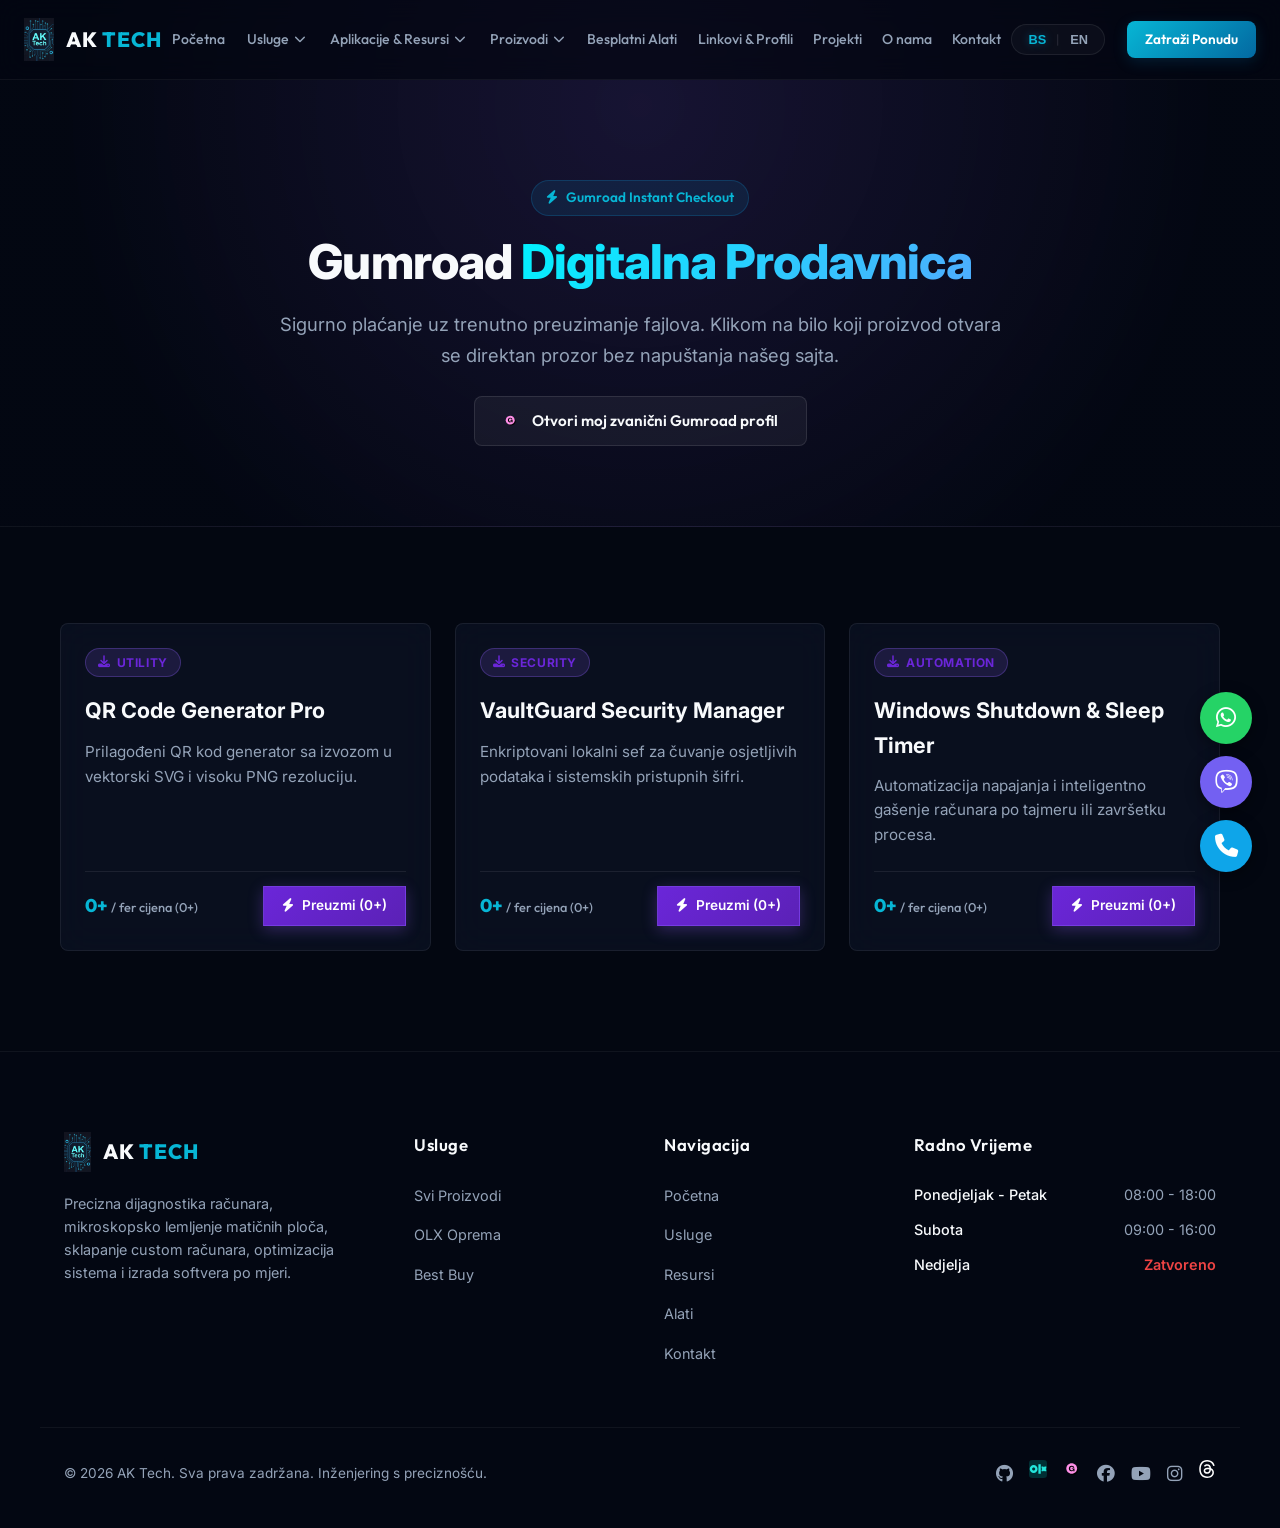
<file: gumroad-products.html>
<!DOCTYPE html>
<html lang="bs">
<head>
    <meta charset="UTF-8">
    <meta name="viewport" content="width=device-width, initial-scale=1.0">
    <title>Gumroad Digital Store | AK Tech</title>
    <meta name="description" content="Kupite digitalne vodiče, PowerShell skripte i softverske alate direktno putem Gumroad modalnog plaćanja.">
    <meta name="keywords" content="gumroad proizvodi, digitalni vodici, powershell skripte, ak tech gumroad, instant preuzimanje">
    <meta name="robots" content="index, follow, max-snippet:-1, max-image-preview:large, max-video-preview:-1">
    <meta name="author" content="AK TECH">

    <!-- Canonical URL -->
    <link rel="canonical" href="https://aktech.work/gumroad-products.html">

    <!-- Open Graph -->
    <meta property="og:type" content="website">
    <meta property="og:url" content="https://aktech.work/gumroad-products.html">
    <meta property="og:title" content="Gumroad Digital Store | AK Tech">
    <meta property="og:description" content="Digitalni vodiči, optimizacijske PowerShell skripte i softverski alati dostupni za instant preuzimanje.">
    <meta property="og:image" content="https://aktech.work/images/logo.png">

    <!-- Twitter Cards -->
    <meta name="twitter:card" content="summary_large_image">
    <meta name="twitter:title" content="Gumroad Digital Store | AK Tech">
    <meta name="twitter:description" content="Digitalni alati, skripte i e-knjige za optimizaciju sistema.">
    <meta name="twitter:image" content="https://aktech.work/images/logo.png">
    
    <link rel="icon" type="image/png" href="images/logo.png">
    <link rel="preconnect" href="https://fonts.googleapis.com">
    <link rel="preconnect" href="https://fonts.gstatic.com" crossorigin>
    <link href="https://fonts.googleapis.com/css2?family=Inter:wght@300;400;500;600;700&family=Outfit:wght@300;400;500;600;700;800&display=swap" rel="stylesheet">
    <link rel="stylesheet" href="https://cdnjs.cloudflare.com/ajax/libs/font-awesome/6.4.0/css/all.min.css">
    
    <!-- Official Gumroad Overlay Script -->
    <script src="https://gumroad.com/js/gumroad.js"></script>
    
    <link rel="stylesheet" href="style/style.css">
</head>
<body class="dark-theme">

    <!-- Header Navigation -->
    <header class="main-header">
        <div class="container nav-container">
            <a href="index.html" class="logo-area">
                <img src="images/logo.png" alt="AK Tech Logo" class="nav-logo">
                <span class="logo-text">AK <span class="accent-text">TECH</span></span>
            </a>
            
            <nav class="nav-menu" id="navMenu">
                <ul class="nav-list">
                    <li><a href="index.html" class="nav-link" data-i18n="nav_home">Početna</a></li>
                    
                    <!-- Services Dropdown -->
                    <li class="nav-item-dropdown">
                        <a href="services.html" class="nav-link dropdown-toggle-link">
                            <span data-i18n="nav_services">Usluge</span>
                            <i class="fa-solid fa-chevron-down dropdown-icon-chevron"></i>
                        </a>
                        <ul class="nav-dropdown-menu">
                            <li><a href="services.html" class="nav-dropdown-link" style="color: var(--color-cyan); font-weight: 600;"><i class="fa-solid fa-layer-group"></i> <span data-i18n="sub_all_services">Sve Usluge (Pregled)</span></a></li>
                            <li><a href="services.html#desktop-dev" class="nav-dropdown-link"><i class="fa-solid fa-laptop-code"></i> <span data-i18n="sub_desktop_dev">Desktop Aplikacije</span></a></li>
                            <li><a href="services.html#web-dev" class="nav-dropdown-link"><i class="fa-solid fa-globe"></i> <span data-i18n="sub_web_dev">Web & Landing Stranice</span></a></li>
                            <li><a href="services.html#android-dev" class="nav-dropdown-link"><i class="fa-brands fa-android"></i> <span data-i18n="sub_android_dev">Android Aplikacije</span></a></li>
                            <li><a href="services.html#debugging" class="nav-dropdown-link"><i class="fa-solid fa-bug-slash"></i> <span data-i18n="sub_debugging">Debug & Fix Koda</span></a></li>
                            <li><a href="services.html#photo-design" class="nav-dropdown-link"><i class="fa-solid fa-image"></i> <span data-i18n="sub_photo_design">Obrada Fotografija</span></a></li>
                            <li><a href="services.html#video-social" class="nav-dropdown-link"><i class="fa-solid fa-clapperboard"></i> <span data-i18n="sub_video_social">Video & Social Media</span></a></li>
                            <li><a href="services.html#maintenance" class="nav-dropdown-link"><i class="fa-solid fa-screwdriver-wrench"></i> <span data-i18n="sub_maintenance">Servis & Održavanje</span></a></li>
                            <li><a href="services.html#os-tuning" class="nav-dropdown-link"><i class="fa-solid fa-gauge-high"></i> <span data-i18n="sub_os_tuning">Instalacija & Podešavanje OS</span></a></li>
                        </ul>
                    </li>

                    <!-- Apps & Downloads Dropdown -->
                    <li class="nav-item-dropdown">
                        <a href="resources.html" class="nav-link dropdown-toggle-link">
                            <span data-i18n="nav_resources">Aplikacije & Resursi</span>
                            <i class="fa-solid fa-chevron-down dropdown-icon-chevron"></i>
                        </a>
                        <ul class="nav-dropdown-menu">
                            <li><a href="resources.html" class="nav-dropdown-link"><i class="fa-solid fa-folder-open"></i> <span data-i18n="sub_all_resources">Svi Resursi & Vodiči</span></a></li>
                            <li><a href="downloads.html" class="nav-dropdown-link"><i class="fa-solid fa-download"></i> <span data-i18n="sub_downloads">Biblioteka Preuzimanja</span></a></li>
                            <li><a href="resources.html#open-source" class="nav-dropdown-link"><i class="fa-solid fa-code"></i> <span data-i18n="sub_open_source">Open-Source Programi</span></a></li>
                            <li><a href="resources.html#ai-tools" class="nav-dropdown-link"><i class="fa-solid fa-wand-magic-sparkles"></i> <span data-i18n="sub_ai_tools">Preporučeni AI Alati</span></a></li>
                        </ul>
                    </li>

                    <!-- Products Dropdown -->
                    <li class="nav-item-dropdown">
                        <a href="products.html" class="nav-link dropdown-toggle-link">
                            <span data-i18n="nav_products">Proizvodi</span>
                            <i class="fa-solid fa-chevron-down dropdown-icon-chevron"></i>
                        </a>
                        <ul class="nav-dropdown-menu">
                            <li><a href="products.html" class="nav-dropdown-link"><i class="fa-solid fa-boxes-stacked"></i> <span data-i18n="sub_all_products">Katalog Proizvoda</span></a></li>
                            <li><a href="gumroad-products.html" class="nav-dropdown-link active"><img src="images/icons/gumroad.svg" alt="Gumroad" class="nav-icon-img"> <span data-i18n="sub_gumroad">Gumroad Prodavnica</span></a></li>
                            <li><a href="products.html#olx" class="nav-dropdown-link"><img src="images/icons/olx.svg" alt="OLX" class="nav-icon-img"> <span data-i18n="sub_olx">OLX Računari & Oprema</span></a></li>
                            <li><a href="products.html#group-devices" class="nav-dropdown-link"><i class="fa-solid fa-laptop"></i> <span data-i18n="sub_group_devices">Grupna Ponuda Uređaja</span></a></li>
                        </ul>
                    </li>

                    <li><a href="tools.html" class="nav-link" data-i18n="nav_tools">Besplatni Alati</a></li>
                    <li><a href="links.html" class="nav-link" data-i18n="nav_links_hub">Linkovi & Profili</a></li>
                    <li><a href="index.html#projects" class="nav-link" data-i18n="nav_projects">Projekti</a></li>
                    <li><a href="about.html" class="nav-link" data-i18n="nav_about">O nama</a></li>
                    <li><a href="contact.html" class="nav-link contact-btn-link" data-i18n="nav_contact">Kontakt</a></li>
                </ul>
            </nav>
            
            <div class="nav-actions">
                <div class="lang-switcher">
                    <button class="lang-btn active" data-lang="bs">BS</button>
                    <span class="lang-divider">|</span>
                    <button class="lang-btn" data-lang="en">EN</button>
                </div>
                <a href="contact.html" class="btn btn-nav-cta" data-i18n="btn_get_quote">Zatraži Ponudu</a>
                <button class="mobile-toggle" id="mobileToggle" aria-label="Toggle Navigation">
                    <span class="bar"></span>
                    <span class="bar"></span>
                    <span class="bar"></span>
                </button>
            </div>
        </div>
    </header>

    <!-- Subpage Hero -->
    <section class="subpage-hero" style="background: radial-gradient(circle at 50% 20%, rgba(139, 92, 246, 0.15) 0%, rgba(3, 7, 18, 0.98) 75%);">
        <div class="container subpage-hero-content">
            <div class="badge-container" style="justify-content: center;">
                <span class="hero-badge"><i class="fa-solid fa-bolt pulse-icon"></i> Gumroad Instant Checkout</span>
            </div>
            <h1 class="subpage-title" data-i18n="gumroad_page_title">Gumroad <span class="gradient-text secondary-gradient">Digitalna Prodavnica</span></h1>
            <p class="subpage-desc" data-i18n="gumroad_page_desc">Sigurno plaćanje uz trenutno preuzimanje fajlova. Klikom na bilo koji proizvod otvara se direktan prozor bez napuštanja našeg sajta.</p>
            <div>
                <a href="https://aktechcraft.gumroad.com/" target="_blank" class="btn btn-secondary btn-sm">
                    <img src="images/icons/gumroad.svg" alt="Gumroad" class="btn-brand-icon"> Otvori moj zvanični Gumroad profil
                </a>
            </div>
        </div>
    </section>

    <!-- Products Grid -->
    <main class="container" style="padding: 60px 20px 100px;">
        <div class="cards-grid-4" id="gumroadProductsGrid">
            <!-- Populated via script.js from AK_DATA.gumroadProducts -->
        </div>
    </main>

    <!-- Footer -->
    <footer class="main-footer">
        <div class="container footer-grid">
            <div class="footer-info">
                <a href="index.html" class="footer-logo">
                    <img src="images/logo.png" alt="AK Tech Logo" class="footer-logo-img">
                    <span class="logo-text">AK <span class="accent-text">TECH</span></span>
                </a>
                <p class="footer-bio" data-i18n="footer_bio">
                    Precizna dijagnostika računara, mikroskopsko lemljenje matičnih ploča, sklapanje custom računara, optimizacija sistema i izrada softvera po mjeri.
                </p>
            </div>
            <div class="footer-nav">
                <h3 class="footer-heading" data-i18n="footer_heading_services">Katalog</h3>
                <ul class="footer-links">
                    <li><a href="products.html">Svi Proizvodi</a></li>
                    <li><a href="products.html#olx">OLX Oprema</a></li>
                    <li><a href="products.html#best-buy">Best Buy</a></li>
                </ul>
            </div>
            <div class="footer-nav">
                <h3 class="footer-heading" data-i18n="footer_heading_navigation">Navigacija</h3>
                <ul class="footer-links">
                    <li><a href="index.html">Početna</a></li>
                    <li><a href="services.html">Usluge</a></li>
                    <li><a href="resources.html">Resursi</a></li>
                    <li><a href="tools.html">Alati</a></li>
                    <li><a href="contact.html">Kontakt</a></li>
                </ul>
            </div>
            <div class="footer-hours">
                <h3 class="footer-heading" data-i18n="footer_hours">Radno Vrijeme</h3>
                <ul class="hours-list">
                    <li><span data-i18n="day_mon_fri">Ponedjeljak - Petak</span> <span>08:00 - 18:00</span></li>
                    <li><span data-i18n="day_sat">Subota</span> <span>09:00 - 16:00</span></li>
                    <li><span data-i18n="day_sun">Nedjelja</span> <span class="closed-label" data-i18n="closed">Zatvoreno</span></li>
                </ul>
            </div>
        </div>
        <div class="footer-copyright container">
            <p data-i18n="copyright">&copy; 2026 AK Tech. Sva prava zadržana.</p>
            <div class="footer-social-links">
                <a href="https://github.com/KadricAl" target="_blank" aria-label="GitHub"><i class="fa-brands fa-github"></i></a>
                <a href="https://olx.ba/profil/AKTech" target="_blank" aria-label="OLX" title="OLX Shop"><img src="images/icons/olx.svg" alt="OLX" class="social-icon-img"></a>
                <a href="https://aktechcraft.gumroad.com/" target="_blank" aria-label="Gumroad" title="Gumroad Store"><img src="images/icons/gumroad.svg" alt="Gumroad" class="social-icon-img"></a>
                <a href="https://www.facebook.com/share/1A7irGQCFo/?mibextid=wwXIfr" target="_blank" aria-label="Facebook"><i class="fa-brands fa-facebook"></i></a>
                <a href="https://youtube.com/@aktechvers?si=SF_6i_wLMFAemTBW" target="_blank" aria-label="YouTube"><i class="fa-brands fa-youtube"></i></a>
                <a href="https://www.instagram.com/ak.tech.verse?exln=N3piMXA0NmQ5NzFv&utm_source=qr" target="_blank" aria-label="Instagram"><i class="fa-brands fa-instagram"></i></a>
                <a href="https://www.threads.com/@ak.tech.verse?igshid=NTc4MTIwNjQ2YQ==" target="_blank" aria-label="Threads" title="Threads"><img src="images/icons/threads.svg" alt="Threads" class="social-icon-img"></a>
            </div>
        </div>
    </footer>

    <!-- Floating Support Bar -->
    <div class="floating-support-bar">
        <a href="https://wa.me/38761293073" target="_blank" class="float-item float-whatsapp" title="WhatsApp Chat">
            <i class="fa-brands fa-whatsapp"></i>
            <span class="float-label"><strong data-i18n="float_wa_title">WhatsApp Chat</strong><br><span data-i18n="float_wa_desc">Odgovor u par minuta</span></span>
        </a>
        <a href="viber://chat?number=%2B38761293073" class="float-item float-viber" title="Viber Podrška">
            <i class="fa-brands fa-viber"></i>
            <span class="float-label"><strong data-i18n="float_viber_title">Viber Podrška</strong><br><span data-i18n="float_viber_desc">Brza poruka</span></span>
        </a>
        <a href="tel:+38761293073" class="float-item float-call" title="Pozovi Direktno">
            <i class="fa-solid fa-phone"></i>
            <span class="float-label"><strong data-i18n="float_call_title">Pozovi Direktno</strong><br><span data-i18n="float_call_desc">Pon - Sub 08-18h</span></span>
        </a>
    </div>

    <script src="script/data.js"></script>
    <script src="script/translations.js"></script>
    <script src="script/script.js"></script>
</body>
</html>
</file>
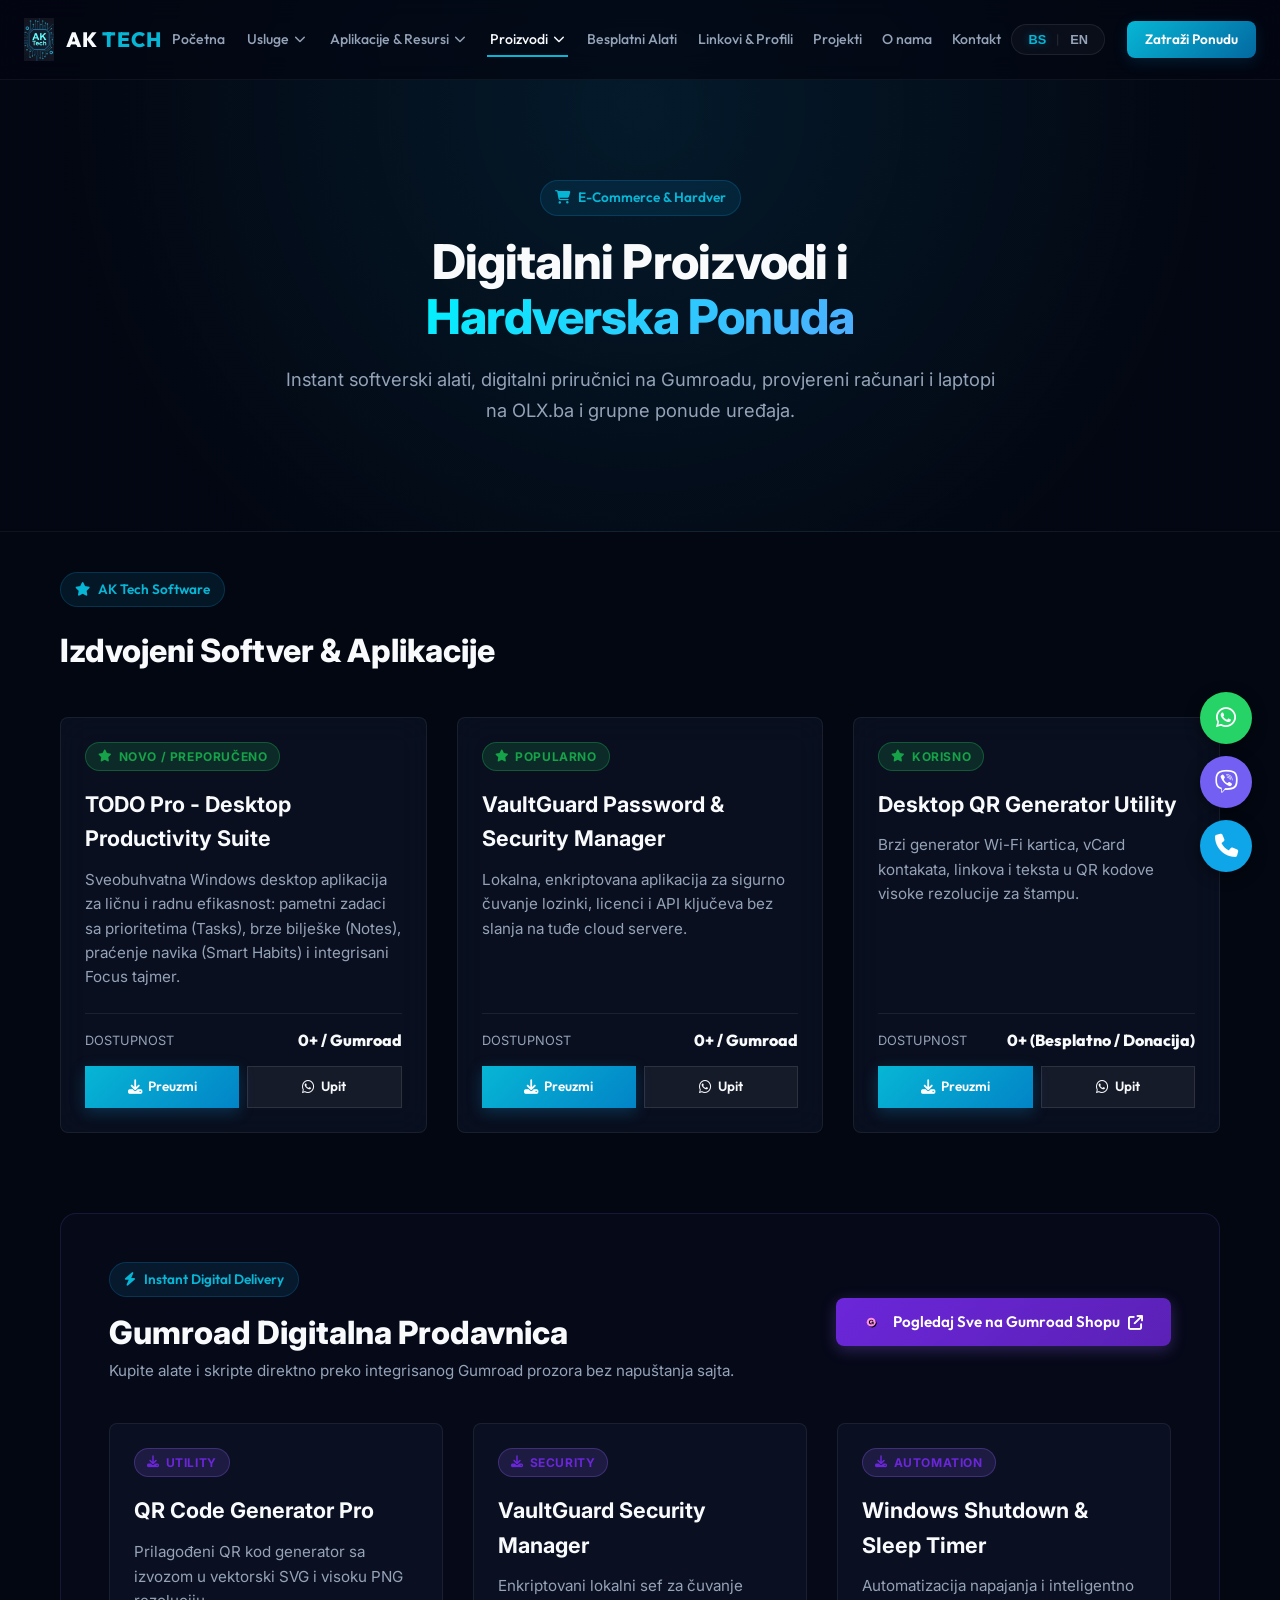
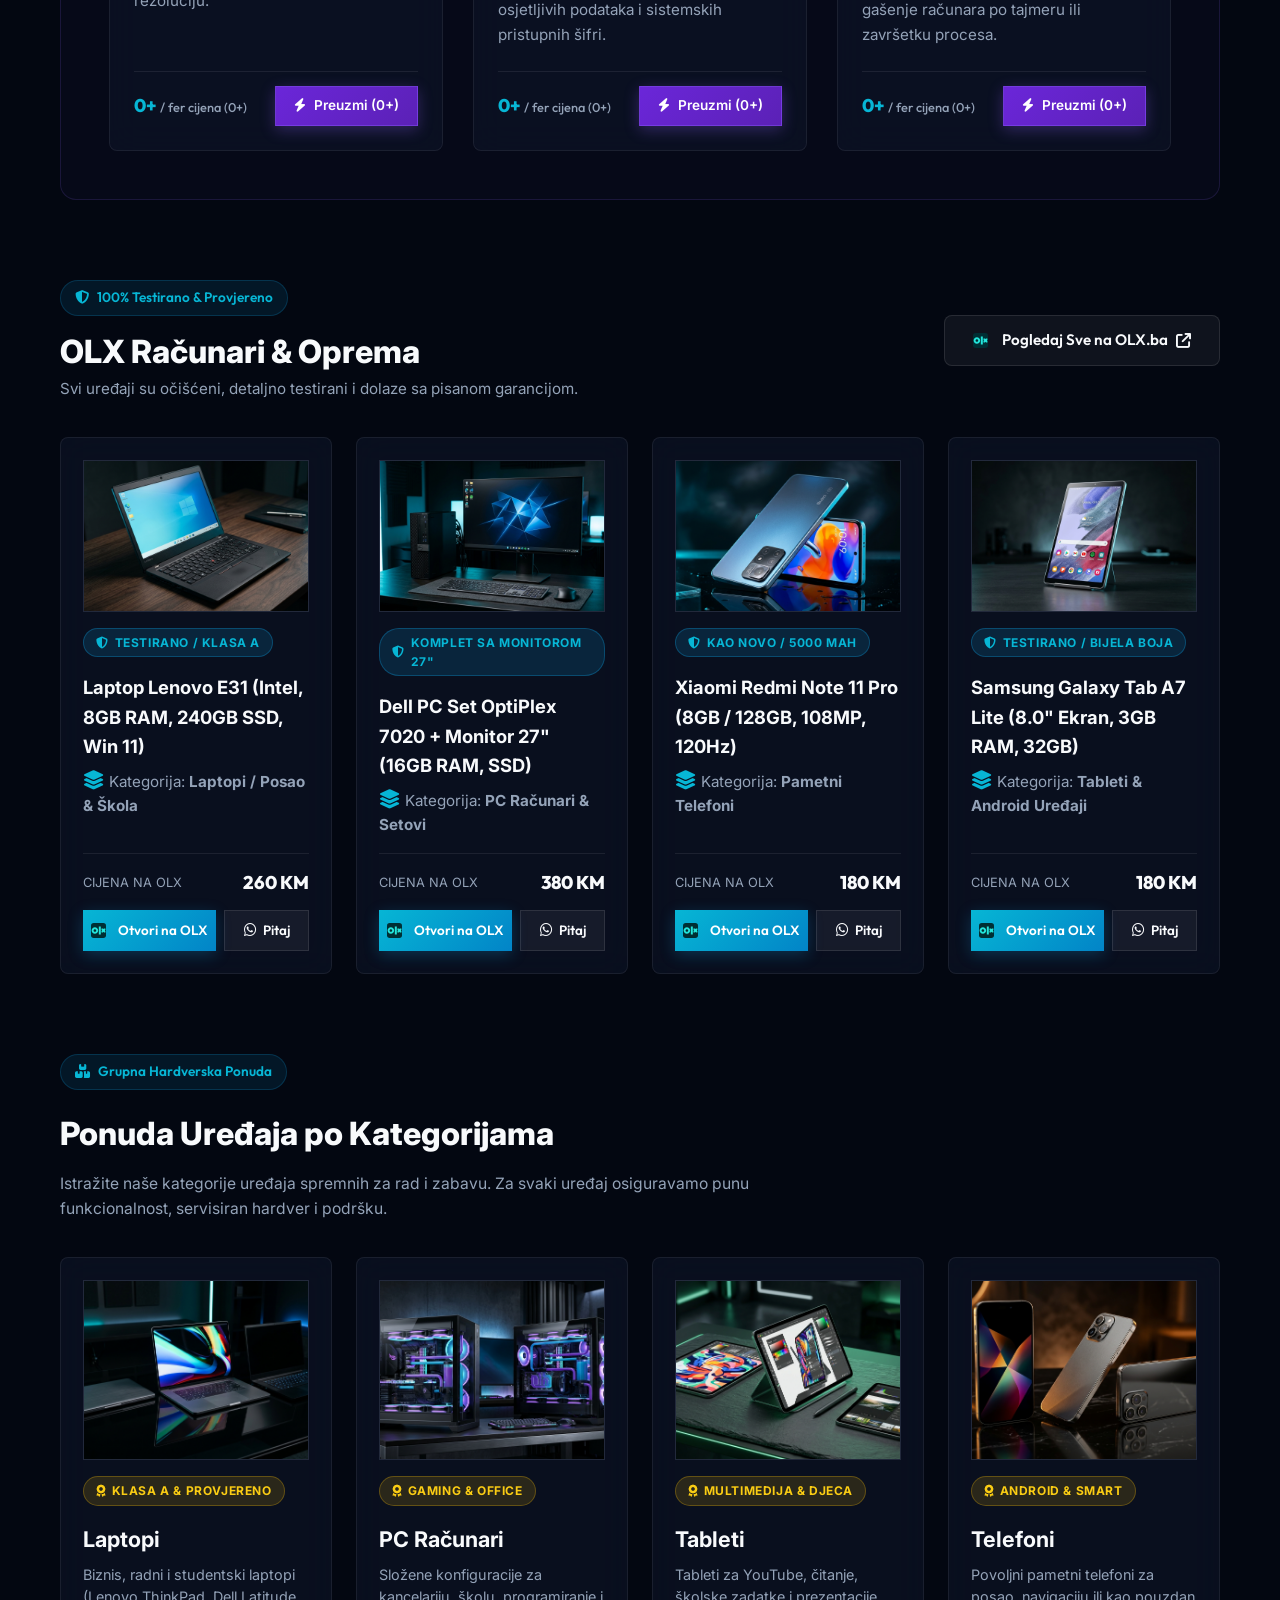
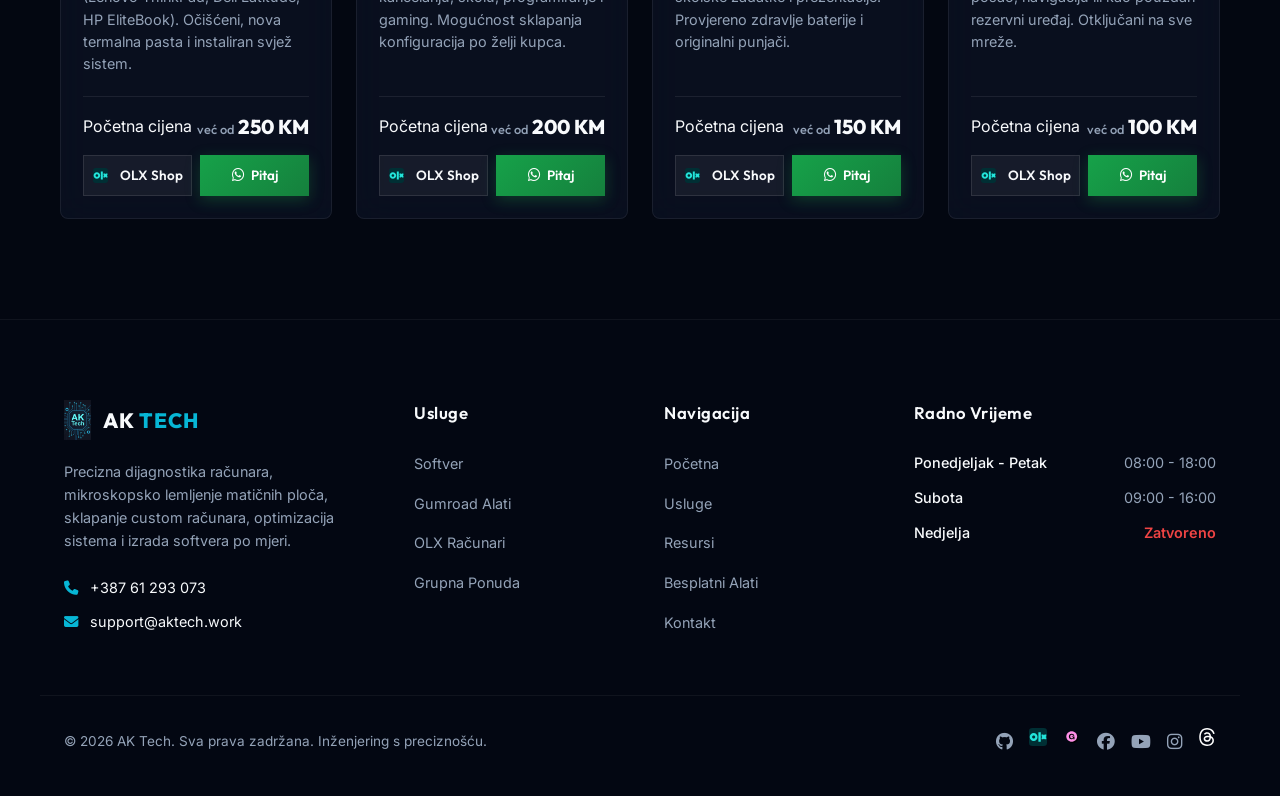
<file: products.html>
<!DOCTYPE html>
<html lang="bs">
<head>
    <meta charset="UTF-8">
    <meta name="viewport" content="width=device-width, initial-scale=1.0">
    <title>Proizvodi & Ponuda | AK Tech</title>
    <meta name="description" content="Katalog softverskih rješenja, Gumroad digitalnih alata, provjerenih OLX računara i grupne ponude laptopa, računara, tableta i telefona.">
    <meta name="keywords" content="gaming racunari olx bih, gumroad alati, laptopi od 250, pc racunari od 200, tableti, telefoni, ak tech ponuda">
    <meta name="robots" content="index, follow, max-snippet:-1, max-image-preview:large, max-video-preview:-1">
    <meta name="author" content="AK TECH">

    <!-- Canonical URL -->
    <link rel="canonical" href="https://aktech.work/products.html">

    <!-- Open Graph -->
    <meta property="og:type" content="website">
    <meta property="og:url" content="https://aktech.work/products.html">
    <meta property="og:title" content="Proizvodi & Hardver | AK Tech">
    <meta property="og:description" content="Pregled digitalnih alata i provjerenih računara sa garancijom.">
    <meta property="og:image" content="https://aktech.work/images/logo.png">

    <!-- Twitter Cards -->
    <meta name="twitter:card" content="summary_large_image">
    <meta name="twitter:title" content="Proizvodi & Ponuda | AK Tech">
    <meta name="twitter:description" content="Provjereni računari, laptopi i digitalni alati sa garancijom.">
    <meta name="twitter:image" content="https://aktech.work/images/sales_bg.png">
    
    <link rel="icon" type="image/png" href="images/logo.png">
    <link rel="preconnect" href="https://fonts.googleapis.com">
    <link rel="preconnect" href="https://fonts.gstatic.com" crossorigin>
    <link href="https://fonts.googleapis.com/css2?family=Inter:wght@300;400;500;600;700&family=Outfit:wght@300;400;500;600;700;800&display=swap" rel="stylesheet">
    <link rel="stylesheet" href="https://cdnjs.cloudflare.com/ajax/libs/font-awesome/6.4.0/css/all.min.css">
    
    <!-- Gumroad Overlay API -->
    <script src="https://gumroad.com/js/gumroad.js"></script>
    
    <link rel="stylesheet" href="style/style.css">
</head>
<body class="dark-theme">

    <!-- Header Navigation -->
    <header class="main-header">
        <div class="container nav-container">
            <a href="index.html" class="logo-area">
                <img src="images/logo.png" alt="AK Tech Logo" class="nav-logo">
                <span class="logo-text">AK <span class="accent-text">TECH</span></span>
            </a>
            
            <nav class="nav-menu" id="navMenu">
                <ul class="nav-list">
                    <li><a href="index.html" class="nav-link" data-i18n="nav_home">Početna</a></li>
                    
                    <!-- Services Dropdown -->
                    <li class="nav-item-dropdown">
                        <a href="services.html" class="nav-link dropdown-toggle-link">
                            <span data-i18n="nav_services">Usluge</span>
                            <i class="fa-solid fa-chevron-down dropdown-icon-chevron"></i>
                        </a>
                        <ul class="nav-dropdown-menu">
                            <li><a href="services.html" class="nav-dropdown-link" style="color: var(--color-cyan); font-weight: 600;"><i class="fa-solid fa-layer-group"></i> <span data-i18n="sub_all_services">Sve Usluge (Pregled)</span></a></li>
                            <li><a href="services.html#desktop-dev" class="nav-dropdown-link"><i class="fa-solid fa-laptop-code"></i> <span data-i18n="sub_desktop_dev">Desktop Aplikacije</span></a></li>
                            <li><a href="services.html#web-dev" class="nav-dropdown-link"><i class="fa-solid fa-globe"></i> <span data-i18n="sub_web_dev">Web & Landing Stranice</span></a></li>
                            <li><a href="services.html#android-dev" class="nav-dropdown-link"><i class="fa-brands fa-android"></i> <span data-i18n="sub_android_dev">Android Aplikacije</span></a></li>
                            <li><a href="services.html#debugging" class="nav-dropdown-link"><i class="fa-solid fa-bug-slash"></i> <span data-i18n="sub_debugging">Debug & Fix Koda</span></a></li>
                            <li><a href="services.html#photo-design" class="nav-dropdown-link"><i class="fa-solid fa-image"></i> <span data-i18n="sub_photo_design">Obrada Fotografija</span></a></li>
                            <li><a href="services.html#video-social" class="nav-dropdown-link"><i class="fa-solid fa-clapperboard"></i> <span data-i18n="sub_video_social">Video & Social Media</span></a></li>
                            <li><a href="services.html#maintenance" class="nav-dropdown-link"><i class="fa-solid fa-screwdriver-wrench"></i> <span data-i18n="sub_maintenance">Servis & Održavanje</span></a></li>
                            <li><a href="services.html#os-tuning" class="nav-dropdown-link"><i class="fa-solid fa-gauge-high"></i> <span data-i18n="sub_os_tuning">Instalacija & Podešavanje OS</span></a></li>
                        </ul>
                    </li>

                    <!-- Apps & Downloads Dropdown -->
                    <li class="nav-item-dropdown">
                        <a href="resources.html" class="nav-link dropdown-toggle-link">
                            <span data-i18n="nav_resources">Aplikacije & Resursi</span>
                            <i class="fa-solid fa-chevron-down dropdown-icon-chevron"></i>
                        </a>
                        <ul class="nav-dropdown-menu">
                            <li><a href="resources.html" class="nav-dropdown-link"><i class="fa-solid fa-folder-open"></i> <span data-i18n="sub_all_resources">Svi Resursi & Vodiči</span></a></li>
                            <li><a href="downloads.html" class="nav-dropdown-link"><i class="fa-solid fa-download"></i> <span data-i18n="sub_downloads">Biblioteka Preuzimanja</span></a></li>
                            <li><a href="resources.html#open-source" class="nav-dropdown-link"><i class="fa-solid fa-code"></i> <span data-i18n="sub_open_source">Open-Source Programi</span></a></li>
                            <li><a href="resources.html#ai-tools" class="nav-dropdown-link"><i class="fa-solid fa-wand-magic-sparkles"></i> <span data-i18n="sub_ai_tools">Preporučeni AI Alati</span></a></li>
                        </ul>
                    </li>

                    <!-- Products Dropdown -->
                    <li class="nav-item-dropdown">
                        <a href="products.html" class="nav-link active dropdown-toggle-link">
                            <span data-i18n="nav_products">Proizvodi</span>
                            <i class="fa-solid fa-chevron-down dropdown-icon-chevron"></i>
                        </a>
                        <ul class="nav-dropdown-menu">
                            <li><a href="products.html" class="nav-dropdown-link"><i class="fa-solid fa-boxes-stacked"></i> <span data-i18n="sub_all_products">Katalog Proizvoda</span></a></li>
                            <li><a href="gumroad-products.html" class="nav-dropdown-link"><img src="images/icons/gumroad.svg" alt="Gumroad" class="nav-icon-img"> <span data-i18n="sub_gumroad">Gumroad Prodavnica</span></a></li>
                            <li><a href="products.html#olx" class="nav-dropdown-link"><img src="images/icons/olx.svg" alt="OLX" class="nav-icon-img"> <span data-i18n="sub_olx">OLX Računari & Oprema</span></a></li>
                            <li><a href="products.html#group-devices" class="nav-dropdown-link"><i class="fa-solid fa-laptop"></i> <span data-i18n="sub_group_devices">Grupna Ponuda Uređaja</span></a></li>
                        </ul>
                    </li>

                    <li><a href="tools.html" class="nav-link" data-i18n="nav_tools">Besplatni Alati</a></li>
                    <li><a href="links.html" class="nav-link" data-i18n="nav_links_hub">Linkovi & Profili</a></li>
                    <li><a href="index.html#projects" class="nav-link" data-i18n="nav_projects">Projekti</a></li>
                    <li><a href="about.html" class="nav-link" data-i18n="nav_about">O nama</a></li>
                    <li><a href="contact.html" class="nav-link contact-btn-link" data-i18n="nav_contact">Kontakt</a></li>
                </ul>
            </nav>
            
            <div class="nav-actions">
                <div class="lang-switcher">
                    <button class="lang-btn active" data-lang="bs">BS</button>
                    <span class="lang-divider">|</span>
                    <button class="lang-btn" data-lang="en">EN</button>
                </div>
                <a href="contact.html" class="btn btn-nav-cta" data-i18n="btn_get_quote">Zatraži Ponudu</a>
                <button class="mobile-toggle" id="mobileToggle" aria-label="Toggle Navigation">
                    <span class="bar"></span>
                    <span class="bar"></span>
                    <span class="bar"></span>
                </button>
            </div>
        </div>
    </header>

    <!-- Subpage Hero -->
    <section class="subpage-hero">
        <div class="container subpage-hero-content">
            <div class="badge-container" style="justify-content: center;">
                <span class="hero-badge"><i class="fa-solid fa-cart-shopping pulse-icon"></i> <span data-i18n="products_hero_badge">E-Commerce & Hardver</span></span>
            </div>
            <h1 class="subpage-title" data-i18n="products_page_title">Digitalni Proizvodi i <span class="gradient-text">Hardverska Ponuda</span></h1>
            <p class="subpage-desc" data-i18n="products_page_desc">Instant softverski alati, digitalni priručnici na Gumroadu, provjereni računari i laptopi na OLX.ba i grupne ponude uređaja.</p>
        </div>
    </section>

    <!-- Main Container -->
    <main class="container" style="padding: 40px 20px 100px;">

        <!-- 1. Featured Software / Apps -->
        <section id="featured" style="margin-bottom: 80px;">
            <div class="badge-container">
                <span class="hero-badge"><i class="fa-solid fa-star"></i> AK Tech Software</span>
            </div>
            <h2 style="font-size: 2rem; font-weight: 800; margin: 10px 0 24px;" data-i18n="sec_featured_products">Izdvojeni Softver & Aplikacije</h2>
            <div class="cards-grid-3" id="featuredProductsGrid">
                <!-- Loaded from data.js -->
            </div>
        </section>

        <!-- 2. Gumroad Products (3 items with link to Gumroad Shop) -->
        <section id="gumroad" style="margin-bottom: 80px; padding: 48px; border-radius: var(--border-radius-lg); background: rgba(139, 92, 246, 0.03); border: 1px solid rgba(139, 92, 246, 0.15);">
            <div style="display: flex; justify-content: space-between; align-items: center; margin-bottom: 24px; flex-wrap: wrap; gap: 16px;">
                <div>
                    <span class="hero-badge"><i class="fa-solid fa-bolt"></i> Instant Digital Delivery</span>
                    <h2 style="font-size: 2rem; font-weight: 800; margin-top: 10px;" data-i18n="sec_gumroad_preview">Gumroad Digitalna Prodavnica</h2>
                    <p style="color: var(--text-muted); font-size: 0.95rem;">Kupite alate i skripte direktno preko integrisanog Gumroad prozora bez napuštanja sajta.</p>
                </div>
                <div style="display: flex; gap: 12px; flex-wrap: wrap;">
                    <a href="https://aktechcraft.gumroad.com/" target="_blank" class="btn btn-primary btn-glow btn-purple">
                        <img src="images/icons/gumroad.svg" alt="Gumroad" class="btn-brand-icon"> Pogledaj Sve na Gumroad Shopu <i class="fa-solid fa-arrow-up-right-from-square"></i>
                    </a>
                </div>
            </div>
            <div class="cards-grid-3" id="gumroadProductsGrid">
                <!-- Loaded from data.js (3 items) -->
            </div>
        </section>

        <!-- 3. OLX Top 4 Products -->
        <section id="olx" style="margin-bottom: 80px;">
            <div style="display: flex; justify-content: space-between; align-items: center; margin-bottom: 24px; flex-wrap: wrap; gap: 16px;">
                <div>
                    <span class="hero-badge"><i class="fa-solid fa-shield-halved"></i> 100% Testirano & Provjereno</span>
                    <h2 style="font-size: 2rem; font-weight: 800; margin-top: 10px;" data-i18n="sec_olx_preview">OLX Računari, Laptopi & Komponente (Top 4)</h2>
                    <p style="color: var(--text-muted); font-size: 0.95rem;">Svi uređaji su očišćeni, detaljno testirani i dolaze sa pisanom garancijom.</p>
                </div>
                <a href="https://olx.ba/profil/AKTech" target="_blank" class="btn btn-secondary">
                    <img src="images/icons/olx.svg" alt="OLX" class="btn-brand-icon"> Pogledaj Sve na OLX.ba <i class="fa-solid fa-arrow-up-right-from-square"></i>
                </a>
            </div>
            <div class="cards-grid-4" id="olxProductsGrid">
                <!-- Loaded from data.js (4 items) -->
            </div>
        </section>

        <!-- 4. 4 Grupna Proizvoda (Laptopi, PC, Tableti, Telefoni) -->
        <section id="group-devices">
            <div class="badge-container">
                <span class="hero-badge"><i class="fa-solid fa-boxes-stacked"></i> <span data-i18n="products_badge_group">Grupna Hardverska Ponuda</span></span>
            </div>
            <h2 style="font-size: 2rem; font-weight: 800; margin: 10px 0 12px;">Ponuda Uređaja po Kategorijama</h2>
            <p style="color: var(--text-muted); font-size: 0.98rem; max-width: 720px; margin-bottom: 30px;">
                Istražite naše kategorije uređaja spremnih za rad i zabavu. Za svaki uređaj osiguravamo punu funkcionalnost, servisiran hardver i podršku.
            </p>
            <div class="cards-grid-4" id="groupProductsGrid">
                <!-- Loaded from data.js (4 group cards with images) -->
            </div>
        </section>

    </main>

    <!-- Footer -->
    <footer class="main-footer">
        <div class="container footer-grid">
            <div class="footer-info">
                <a href="index.html" class="footer-logo">
                    <img src="images/logo.png" alt="AK Tech Logo" class="footer-logo-img">
                    <span class="logo-text">AK <span class="accent-text">TECH</span></span>
                </a>
                <p class="footer-bio" data-i18n="footer_bio">
                    Precizna dijagnostika računara, mikroskopsko lemljenje matičnih ploča, sklapanje custom računara, optimizacija sistema i izrada softvera po mjeri.
                </p>
                <div class="footer-contact-details">
                    <span><i class="fa-solid fa-phone"></i> +387 61 293 073</span>
                    <span><i class="fa-solid fa-envelope"></i> support@aktech.work</span>
                </div>
            </div>
            <div class="footer-nav">
                <h3 class="footer-heading" data-i18n="footer_heading_services">Katalog</h3>
                <ul class="footer-links">
                    <li><a href="#featured">Softver</a></li>
                    <li><a href="#gumroad">Gumroad Alati</a></li>
                    <li><a href="#olx">OLX Računari</a></li>
                    <li><a href="#group-devices">Grupna Ponuda</a></li>
                </ul>
            </div>
            <div class="footer-nav">
                <h3 class="footer-heading" data-i18n="footer_heading_navigation">Navigacija</h3>
                <ul class="footer-links">
                    <li><a href="index.html">Početna</a></li>
                    <li><a href="services.html">Usluge</a></li>
                    <li><a href="resources.html">Resursi</a></li>
                    <li><a href="tools.html">Besplatni Alati</a></li>
                    <li><a href="contact.html">Kontakt</a></li>
                </ul>
            </div>
            <div class="footer-hours">
                <h3 class="footer-heading" data-i18n="footer_hours">Radno Vrijeme</h3>
                <ul class="hours-list">
                    <li><span data-i18n="day_mon_fri">Ponedjeljak - Petak</span> <span>08:00 - 18:00</span></li>
                    <li><span data-i18n="day_sat">Subota</span> <span>09:00 - 16:00</span></li>
                    <li><span data-i18n="day_sun">Nedjelja</span> <span class="closed-label" data-i18n="closed">Zatvoreno</span></li>
                </ul>
            </div>
        </div>
        <div class="footer-copyright container">
            <p data-i18n="copyright">&copy; 2026 AK Tech. Sva prava zadržana.</p>
            <div class="footer-social-links">
                <a href="https://github.com/KadricAl" target="_blank" aria-label="GitHub"><i class="fa-brands fa-github"></i></a>
                <a href="https://olx.ba/profil/AKTech" target="_blank" aria-label="OLX" title="OLX Shop"><img src="images/icons/olx.svg" alt="OLX" class="social-icon-img"></a>
                <a href="https://aktechcraft.gumroad.com/" target="_blank" aria-label="Gumroad" title="Gumroad Store"><img src="images/icons/gumroad.svg" alt="Gumroad" class="social-icon-img"></a>
                <a href="https://www.facebook.com/share/1A7irGQCFo/?mibextid=wwXIfr" target="_blank" aria-label="Facebook"><i class="fa-brands fa-facebook"></i></a>
                <a href="https://youtube.com/@aktechvers?si=SF_6i_wLMFAemTBW" target="_blank" aria-label="YouTube"><i class="fa-brands fa-youtube"></i></a>
                <a href="https://www.instagram.com/ak.tech.verse?exln=N3piMXA0NmQ5NzFv&utm_source=qr" target="_blank" aria-label="Instagram"><i class="fa-brands fa-instagram"></i></a>
                <a href="https://www.threads.com/@ak.tech.verse?igshid=NTc4MTIwNjQ2YQ==" target="_blank" aria-label="Threads" title="Threads"><img src="images/icons/threads.svg" alt="Threads" class="social-icon-img"></a>
            </div>
        </div>
    </footer>

    <!-- Floating Support Bar -->
    <div class="floating-support-bar">
        <a href="https://wa.me/38761293073" target="_blank" class="float-item float-whatsapp" title="WhatsApp Chat">
            <i class="fa-brands fa-whatsapp"></i>
            <span class="float-label"><strong data-i18n="float_wa_title">WhatsApp Chat</strong><br><span data-i18n="float_wa_desc">Odgovor u par minuta</span></span>
        </a>
        <a href="viber://chat?number=%2B38761293073" class="float-item float-viber" title="Viber Podrška">
            <i class="fa-brands fa-viber"></i>
            <span class="float-label"><strong data-i18n="float_viber_title">Viber Podrška</strong><br><span data-i18n="float_viber_desc">Brza poruka</span></span>
        </a>
        <a href="tel:+38761293073" class="float-item float-call" title="Pozovi Direktno">
            <i class="fa-solid fa-phone"></i>
            <span class="float-label"><strong data-i18n="float_call_title">Pozovi Direktno</strong><br><span data-i18n="float_call_desc">Pon - Sub 08-18h</span></span>
        </a>
    </div>

    <script src="script/data.js"></script>
    <script src="script/translations.js"></script>
    <script src="script/script.js"></script>
</body>
</html>
</file>
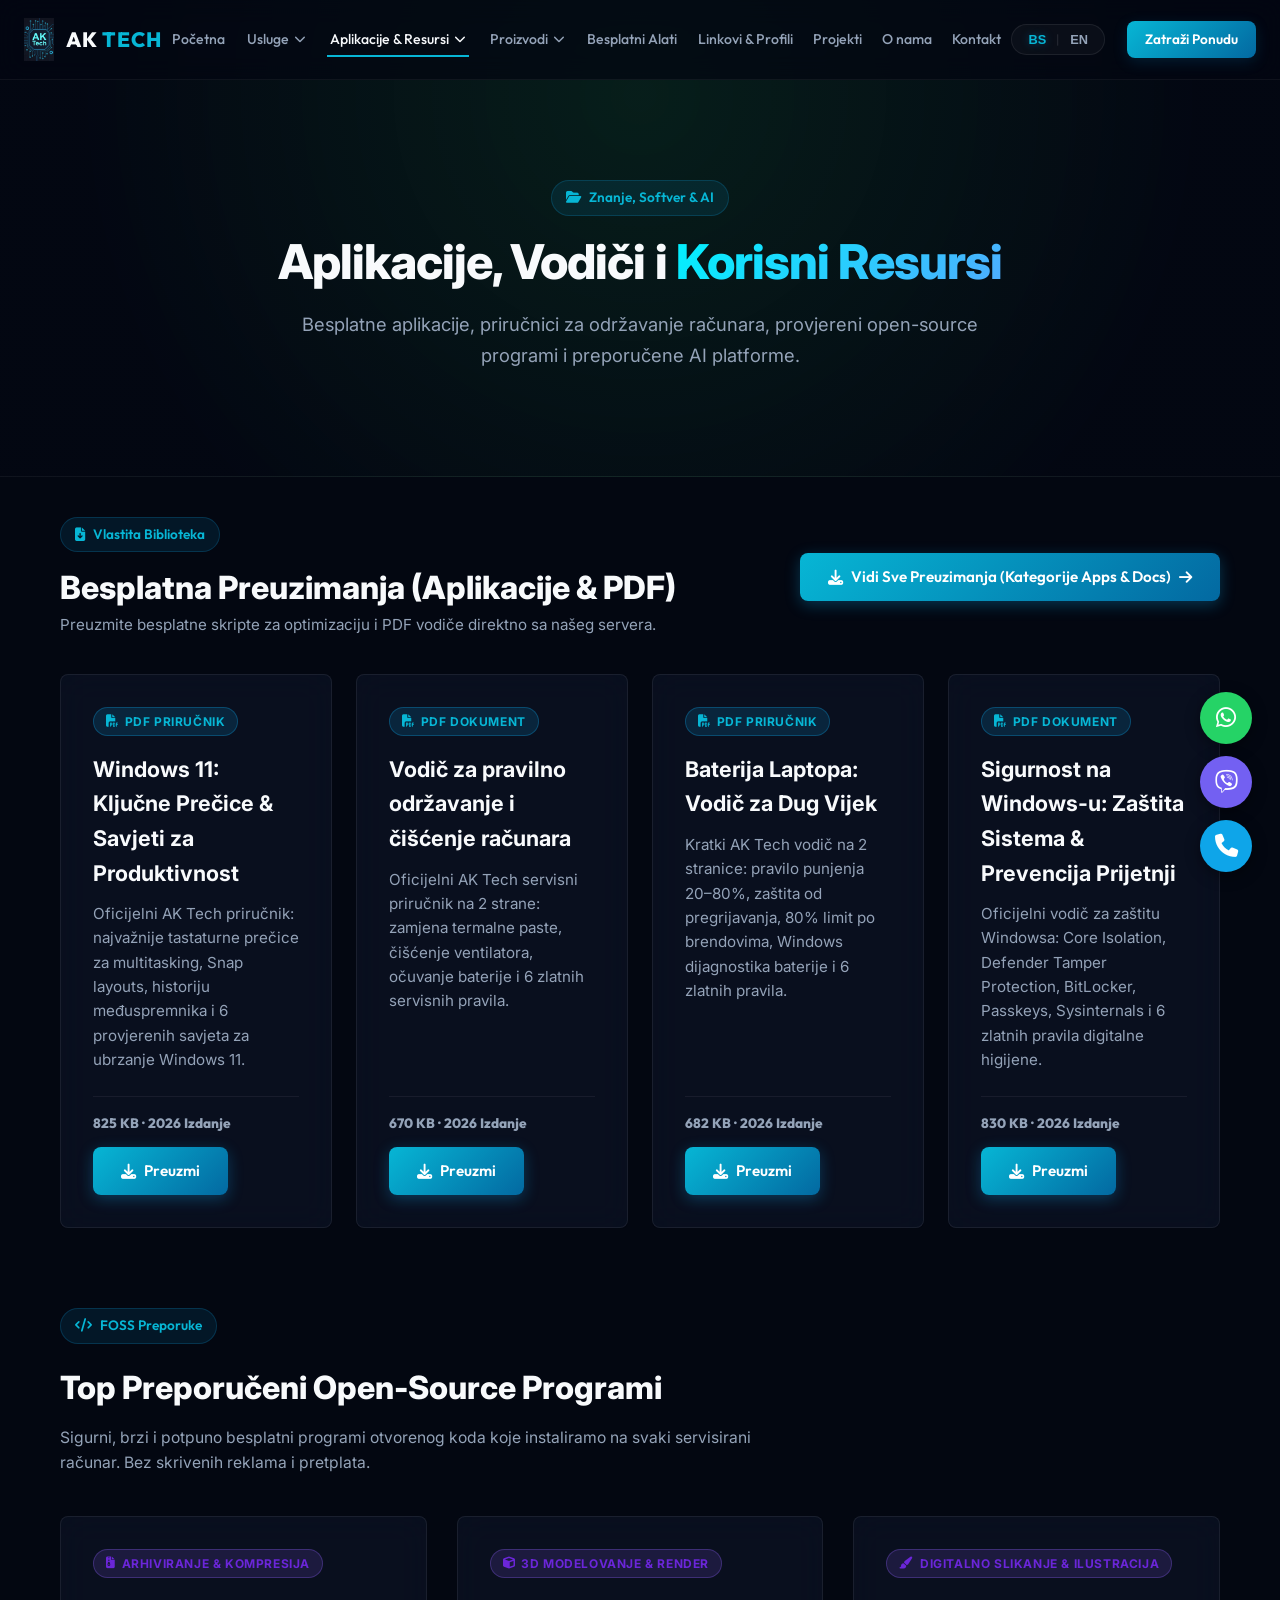
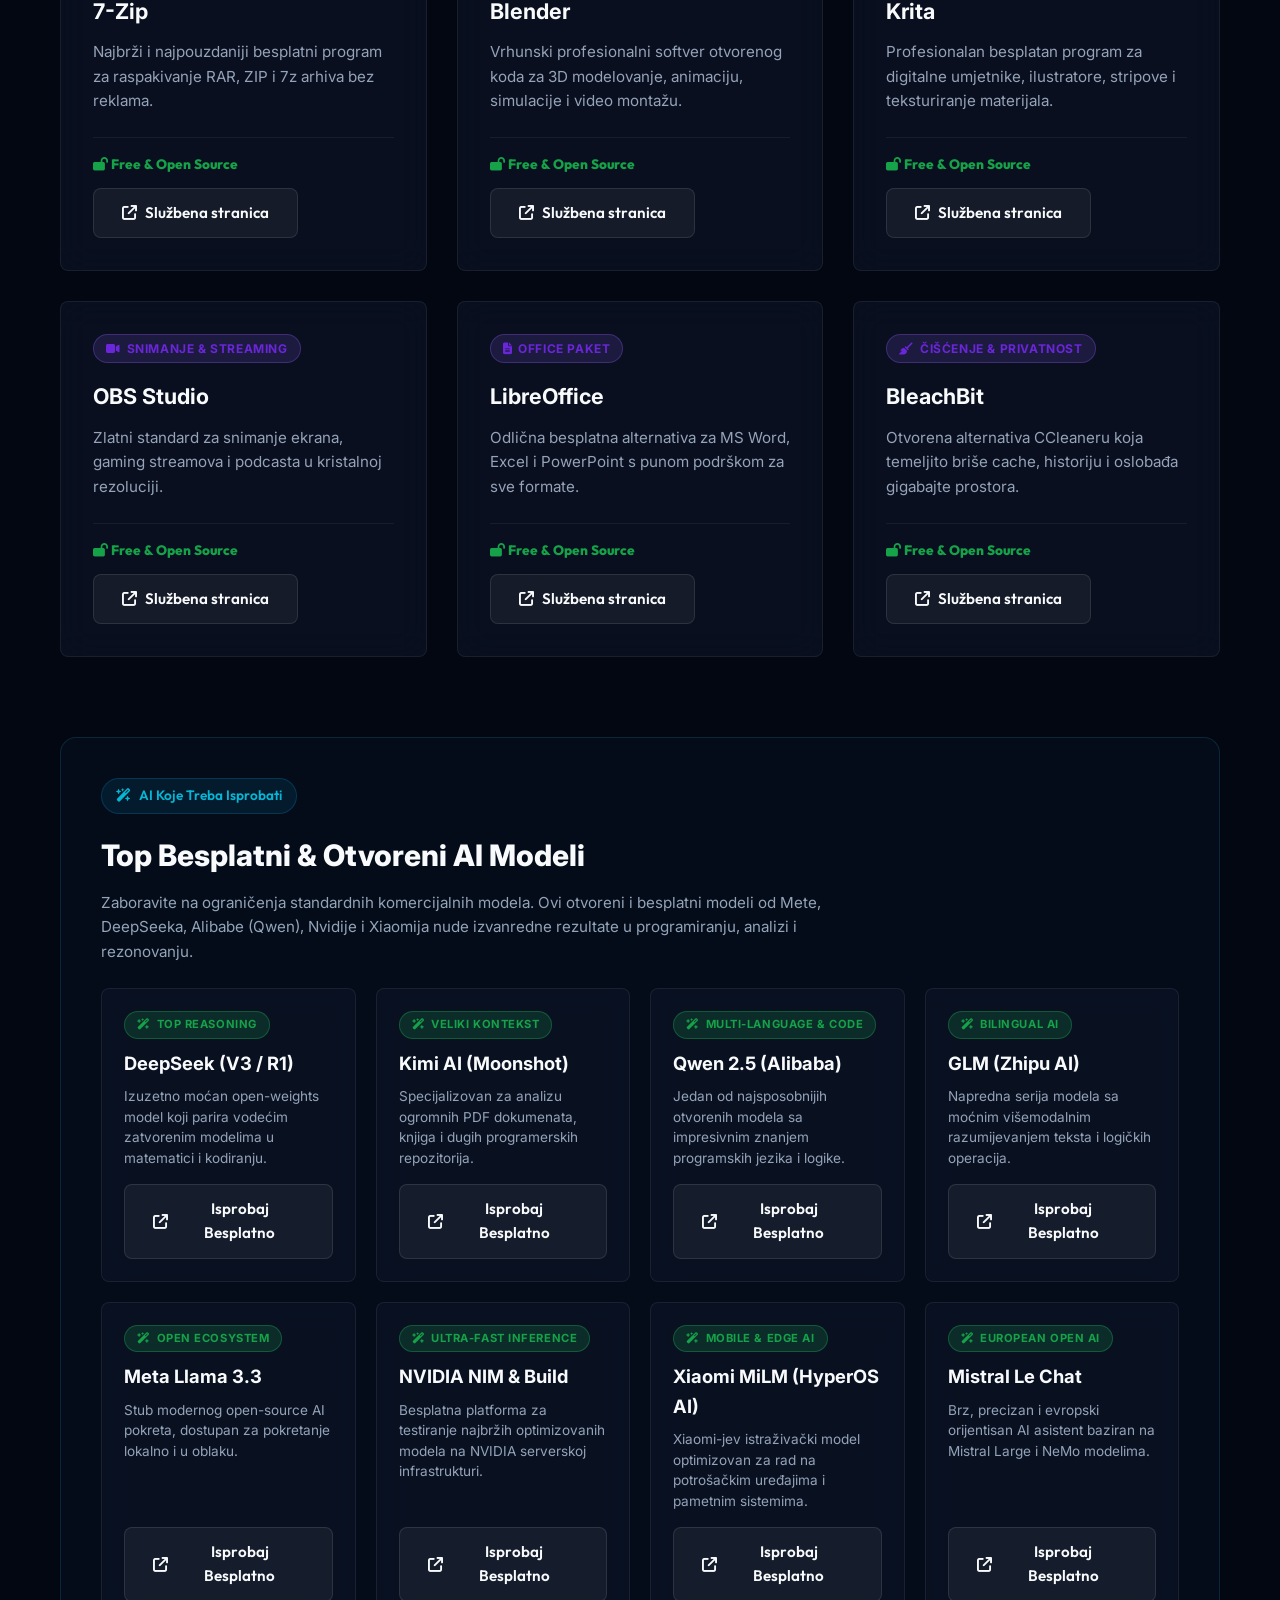
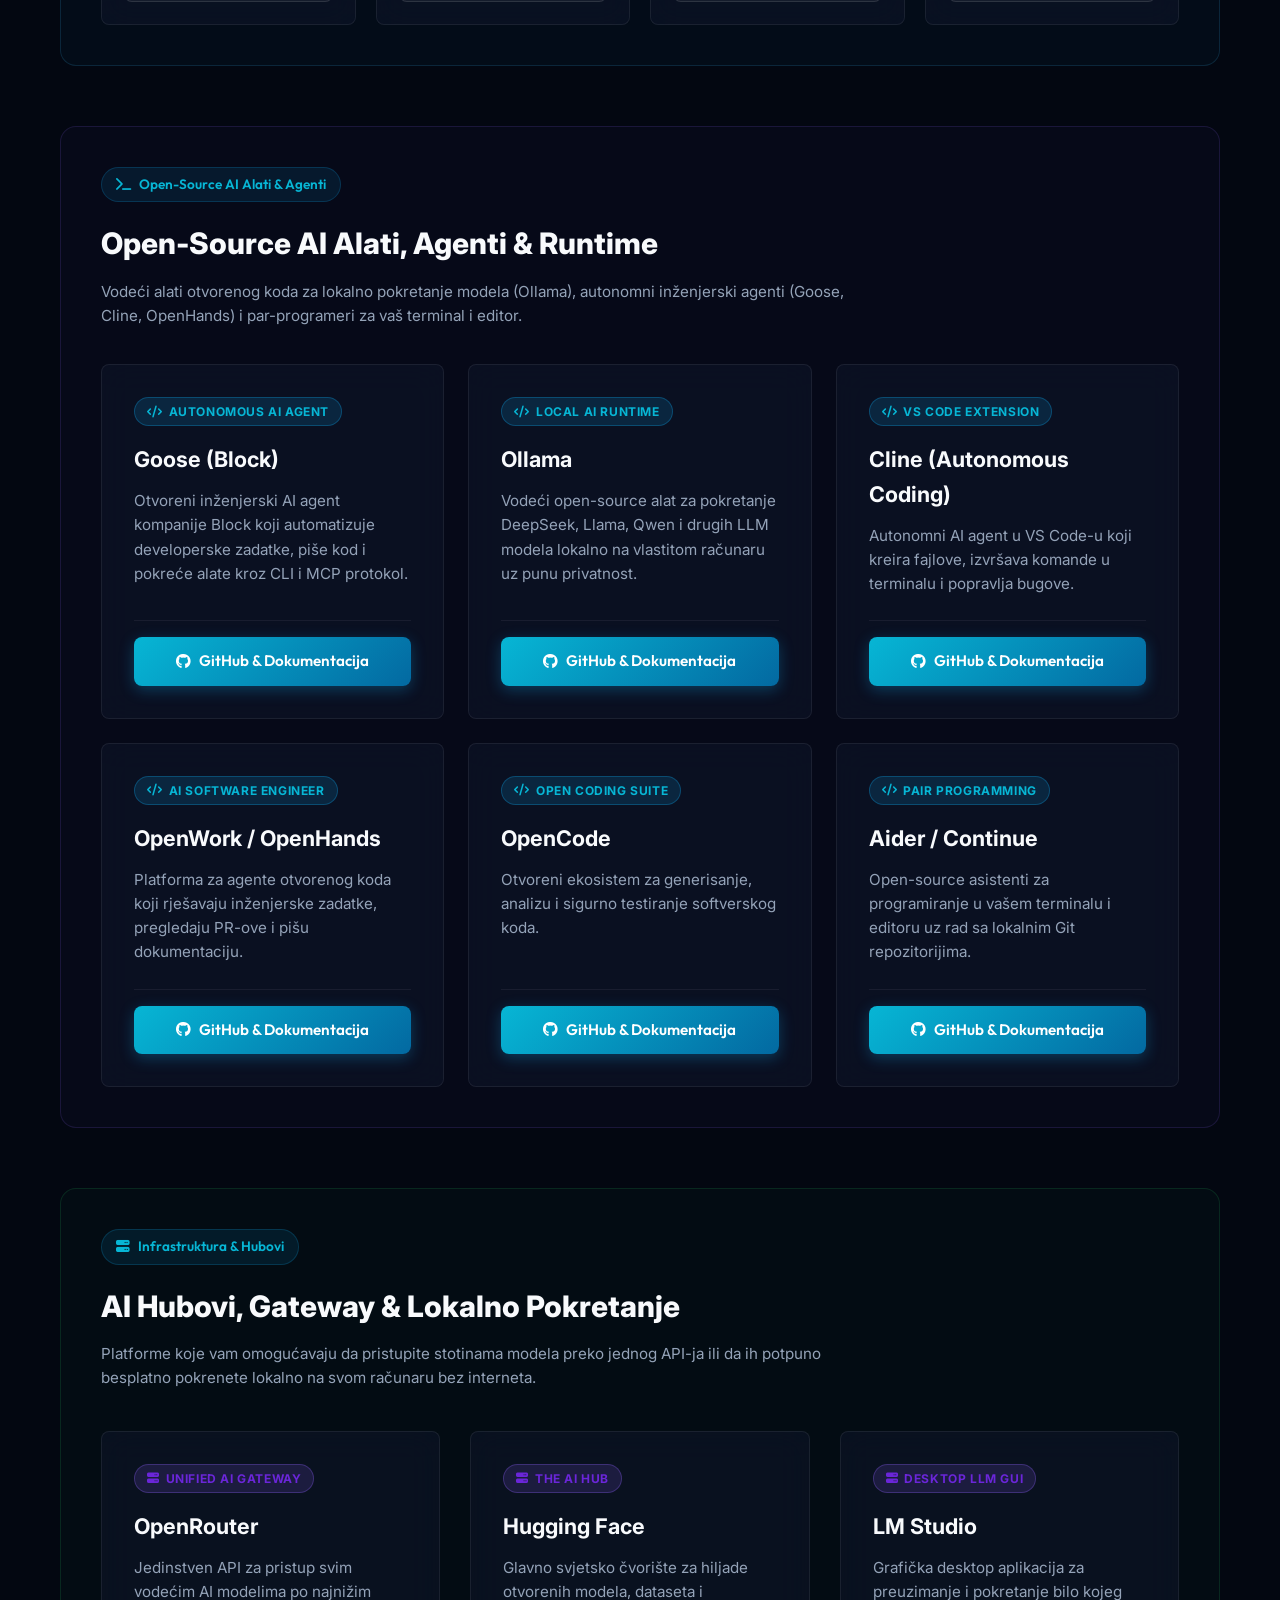
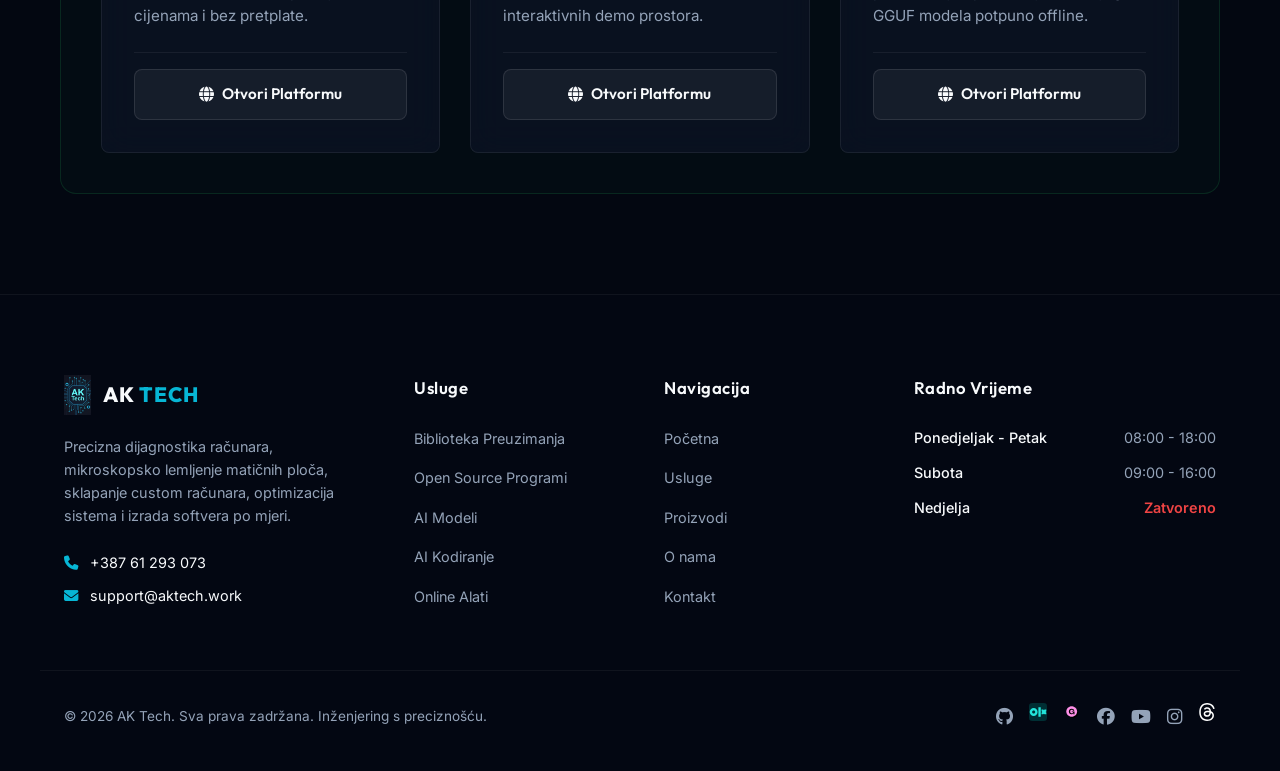
<file: resources.html>
<!DOCTYPE html>
<html lang="bs">
<head>
    <meta charset="UTF-8">
    <meta name="viewport" content="width=device-width, initial-scale=1.0">
    <title>Aplikacije, Vodiči & AI Alati | AK Tech Resursi</title>
    <meta name="description" content="Besplatni vodiči, preuzimanja aplikacija, preporučeni open-source programi (Blender, Krita, 7-Zip) i odabrani AI alati (DeepSeek, Kimi, Qwen, Cline, OpenRouter).">
    <meta name="keywords" content="open source alati, krita, blender, deepseek, kimi ai, qwen, cline ai, openrouter, hugging face, besplatni programi">
    <meta name="robots" content="index, follow, max-snippet:-1, max-image-preview:large, max-video-preview:-1">
    <meta name="author" content="AK TECH">

    <!-- Canonical URL -->
    <link rel="canonical" href="https://aktech.work/resources.html">

    <!-- Open Graph -->
    <meta property="og:type" content="website">
    <meta property="og:url" content="https://aktech.work/resources.html">
    <meta property="og:title" content="Aplikacije, Vodiči & AI Alati | AK Tech Resursi">
    <meta property="og:description" content="Besplatni vodiči, preuzimanja aplikacija, preporučeni open-source programi i odabrani AI alati.">
    <meta property="og:image" content="https://aktech.work/images/logo.png">

    <!-- Twitter Cards -->
    <meta name="twitter:card" content="summary_large_image">
    <meta name="twitter:title" content="Aplikacije, Vodiči & AI Alati | AK Tech Resursi">
    <meta name="twitter:description" content="Besplatni vodiči, preuzimanja aplikacija, preporučeni open-source programi i odabrani AI alati.">
    <meta name="twitter:image" content="https://aktech.work/images/logo.png">
    
    <link rel="icon" type="image/png" href="images/logo.png">
    <link rel="preconnect" href="https://fonts.googleapis.com">
    <link rel="preconnect" href="https://fonts.gstatic.com" crossorigin>
    <link href="https://fonts.googleapis.com/css2?family=Inter:wght@300;400;500;600;700&family=Outfit:wght@300;400;500;600;700;800&display=swap" rel="stylesheet">
    <link rel="stylesheet" href="https://cdnjs.cloudflare.com/ajax/libs/font-awesome/6.4.0/css/all.min.css">
    <link rel="stylesheet" href="style/style.css">
</head>
<body class="dark-theme">

    <!-- Header Navigation -->
    <header class="main-header">
        <div class="container nav-container">
            <a href="index.html" class="logo-area">
                <img src="images/logo.png" alt="AK Tech Logo" class="nav-logo">
                <span class="logo-text">AK <span class="accent-text">TECH</span></span>
            </a>
            
            <nav class="nav-menu" id="navMenu">
                <ul class="nav-list">
                    <li><a href="index.html" class="nav-link" data-i18n="nav_home">Početna</a></li>
                    
                    <!-- Services Dropdown -->
                    <li class="nav-item-dropdown">
                        <a href="services.html" class="nav-link dropdown-toggle-link">
                            <span data-i18n="nav_services">Usluge</span>
                            <i class="fa-solid fa-chevron-down dropdown-icon-chevron"></i>
                        </a>
                        <ul class="nav-dropdown-menu">
                            <li><a href="services.html" class="nav-dropdown-link" style="color: var(--color-cyan); font-weight: 600;"><i class="fa-solid fa-layer-group"></i> <span data-i18n="sub_all_services">Sve Usluge (Pregled)</span></a></li>
                            <li><a href="services.html#desktop-dev" class="nav-dropdown-link"><i class="fa-solid fa-laptop-code"></i> <span data-i18n="sub_desktop_dev">Desktop Aplikacije</span></a></li>
                            <li><a href="services.html#web-dev" class="nav-dropdown-link"><i class="fa-solid fa-globe"></i> <span data-i18n="sub_web_dev">Web & Landing Stranice</span></a></li>
                            <li><a href="services.html#android-dev" class="nav-dropdown-link"><i class="fa-brands fa-android"></i> <span data-i18n="sub_android_dev">Android Aplikacije</span></a></li>
                            <li><a href="services.html#debugging" class="nav-dropdown-link"><i class="fa-solid fa-bug-slash"></i> <span data-i18n="sub_debugging">Debug & Fix Koda</span></a></li>
                            <li><a href="services.html#photo-design" class="nav-dropdown-link"><i class="fa-solid fa-image"></i> <span data-i18n="sub_photo_design">Obrada Fotografija</span></a></li>
                            <li><a href="services.html#video-social" class="nav-dropdown-link"><i class="fa-solid fa-clapperboard"></i> <span data-i18n="sub_video_social">Video & Social Media</span></a></li>
                            <li><a href="services.html#maintenance" class="nav-dropdown-link"><i class="fa-solid fa-screwdriver-wrench"></i> <span data-i18n="sub_maintenance">Servis & Održavanje</span></a></li>
                            <li><a href="services.html#os-tuning" class="nav-dropdown-link"><i class="fa-solid fa-gauge-high"></i> <span data-i18n="sub_os_tuning">Instalacija & Podešavanje OS</span></a></li>
                        </ul>
                    </li>

                    <!-- Apps & Downloads Dropdown -->
                    <li class="nav-item-dropdown">
                        <a href="resources.html" class="nav-link active dropdown-toggle-link">
                            <span data-i18n="nav_resources">Aplikacije & Resursi</span>
                            <i class="fa-solid fa-chevron-down dropdown-icon-chevron"></i>
                        </a>
                        <ul class="nav-dropdown-menu">
                            <li><a href="resources.html" class="nav-dropdown-link"><i class="fa-solid fa-folder-open"></i> <span data-i18n="sub_all_resources">Svi Resursi & Vodiči</span></a></li>
                            <li><a href="downloads.html" class="nav-dropdown-link"><i class="fa-solid fa-download"></i> <span data-i18n="sub_downloads">Biblioteka Preuzimanja</span></a></li>
                            <li><a href="resources.html#open-source" class="nav-dropdown-link"><i class="fa-solid fa-code"></i> <span data-i18n="sub_open_source">Open-Source Programi</span></a></li>
                            <li><a href="resources.html#ai-tools" class="nav-dropdown-link"><i class="fa-solid fa-wand-magic-sparkles"></i> <span data-i18n="sub_ai_tools">Preporučeni AI Alati</span></a></li>
                        </ul>
                    </li>

                    <!-- Products Dropdown -->
                    <li class="nav-item-dropdown">
                        <a href="products.html" class="nav-link dropdown-toggle-link">
                            <span data-i18n="nav_products">Proizvodi</span>
                            <i class="fa-solid fa-chevron-down dropdown-icon-chevron"></i>
                        </a>
                        <ul class="nav-dropdown-menu">
                            <li><a href="products.html" class="nav-dropdown-link"><i class="fa-solid fa-boxes-stacked"></i> <span data-i18n="sub_all_products">Katalog Proizvoda</span></a></li>
                            <li><a href="gumroad-products.html" class="nav-dropdown-link"><img src="images/icons/gumroad.svg" alt="Gumroad" class="nav-icon-img"> <span data-i18n="sub_gumroad">Gumroad Prodavnica</span></a></li>
                            <li><a href="products.html#olx" class="nav-dropdown-link"><img src="images/icons/olx.svg" alt="OLX" class="nav-icon-img"> <span data-i18n="sub_olx">OLX Računari & Oprema</span></a></li>
                            <li><a href="products.html#group-devices" class="nav-dropdown-link"><i class="fa-solid fa-laptop"></i> <span data-i18n="sub_group_devices">Grupna Ponuda Uređaja</span></a></li>
                        </ul>
                    </li>

                    <li><a href="tools.html" class="nav-link" data-i18n="nav_tools">Besplatni Alati</a></li>
                    <li><a href="links.html" class="nav-link" data-i18n="nav_links_hub">Linkovi & Profili</a></li>
                    <li><a href="index.html#projects" class="nav-link" data-i18n="nav_projects">Projekti</a></li>
                    <li><a href="about.html" class="nav-link" data-i18n="nav_about">O nama</a></li>
                    <li><a href="contact.html" class="nav-link contact-btn-link" data-i18n="nav_contact">Kontakt</a></li>
                </ul>
            </nav>
            
            <div class="nav-actions">
                <div class="lang-switcher">
                    <button class="lang-btn active" data-lang="bs">BS</button>
                    <span class="lang-divider">|</span>
                    <button class="lang-btn" data-lang="en">EN</button>
                </div>
                <a href="contact.html" class="btn btn-nav-cta" data-i18n="btn_get_quote">Zatraži Ponudu</a>
                <button class="mobile-toggle" id="mobileToggle" aria-label="Toggle Navigation">
                    <span class="bar"></span>
                    <span class="bar"></span>
                    <span class="bar"></span>
                </button>
            </div>
        </div>
    </header>

    <!-- Subpage Hero -->
    <section class="subpage-hero" style="background: radial-gradient(circle at 50% 20%, rgba(34, 197, 94, 0.12) 0%, rgba(3, 7, 18, 0.98) 75%);">
        <div class="container subpage-hero-content">
            <div class="badge-container" style="justify-content: center;">
                <span class="hero-badge"><i class="fa-solid fa-folder-open pulse-icon"></i> <span data-i18n="res_hero_badge">Znanje, Softver & AI</span></span>
            </div>
            <h1 class="subpage-title" data-i18n="resources_page_title">Aplikacije, Vodiči i <span class="gradient-text">Korisni Resursi</span></h1>
            <p class="subpage-desc" data-i18n="resources_page_desc">Besplatne aplikacije, priručnici za održavanje računara, provjereni open-source programi i preporučene AI platforme.</p>
        </div>
    </section>

    <!-- Main Container -->
    <main class="container" style="padding: 40px 20px 100px;">

        <!-- 1. Free Downloads Preview (With link to full downloads page) -->
        <section id="downloads" style="margin-bottom: 80px;">
            <div style="display: flex; justify-content: space-between; align-items: center; margin-bottom: 24px; flex-wrap: wrap; gap: 16px;">
                <div>
                    <span class="hero-badge"><i class="fa-solid fa-file-arrow-down"></i> <span data-i18n="res_badge_library">Vlastita Biblioteka</span></span>
                    <h2 style="font-size: 2rem; font-weight: 800; margin-top: 10px;" data-i18n="sec_free_downloads">Besplatna Preuzimanja (Aplikacije & PDF)</h2>
                    <p style="color: var(--text-muted); font-size: 0.95rem;">Preuzmite besplatne skripte za optimizaciju i PDF vodiče direktno sa našeg servera.</p>
                </div>
                <a href="downloads.html" class="btn btn-primary btn-glow btn-cyan">
                    <i class="fa-solid fa-download"></i> Vidi Sve Preuzimanja (Kategorije Apps & Docs) <i class="fa-solid fa-arrow-right"></i>
                </a>
            </div>
            <div class="cards-grid-4" id="downloadsGrid">
                <!-- Loaded from data.js (Top 4 preview) -->
            </div>
        </section>

        <!-- 2. Top Open-Source Apps (Blender, Krita, 7-Zip, OBS, LibreOffice, BleachBit) -->
        <section id="open-source" style="margin-bottom: 80px;">
            <div class="badge-container">
                <span class="hero-badge"><i class="fa-solid fa-code"></i> <span data-i18n="res_badge_foss">FOSS Preporuke</span></span>
            </div>
            <h2 style="font-size: 2rem; font-weight: 800; margin: 10px 0 12px;" data-i18n="sec_open_source">Top Preporučeni Open-Source Programi</h2>
            <p style="color: var(--text-muted); font-size: 0.98rem; max-width: 700px; margin-bottom: 30px;">
                Sigurni, brzi i potpuno besplatni programi otvorenog koda koje instaliramo na svaki servisirani računar. Bez skrivenih reklama i pretplata.
            </p>
            <div class="cards-grid-3" id="openSourceGrid">
                <!-- Loaded from data.js -->
            </div>
        </section>

        <!-- 3. AI Section Part A: 8 Free/Open AI Models to Try (DeepSeek, Kimi, Qwen, GLM, Meta, Nvidia, Xiaomi, Mistral) -->
        <section id="ai-models" style="margin-bottom: 60px; padding: 40px; border-radius: var(--border-radius-lg); background: rgba(56, 189, 248, 0.03); border: 1px solid rgba(56, 189, 248, 0.15);">
            <div class="badge-container">
                <span class="hero-badge"><i class="fa-solid fa-wand-magic-sparkles"></i> <span data-i18n="res_badge_ai_try">AI Koje Treba Isprobati</span></span>
            </div>
            <h2 style="font-size: 1.85rem; font-weight: 800; margin: 10px 0 12px;"><span data-i18n="res_ai_models_title">Top Besplatni & Otvoreni AI Modeli</span></h2>
            <p style="color: var(--text-muted); font-size: 0.95rem; max-width: 750px; margin-bottom: 24px;">
                Zaboravite na ograničenja standardnih komercijalnih modela. Ovi otvoreni i besplatni modeli od Mete, DeepSeeka, Alibabe (Qwen), Nvidije i Xiaomija nude izvanredne rezultate u programiranju, analizi i rezonovanju.
            </p>
            <div class="cards-grid-ai-small" id="aiModelsGrid">
                <!-- Loaded from data.js (8 small cards) -->
            </div>
        </section>

        <!-- 3. AI Section Part B: <span data-i18n="res_badge_ai_agents">Open-Source AI Alati & Agenti</span> (Goose, Ollama, Cline, OpenCode, OpenHands, Aider) -->
        <section id="ai-coding" style="margin-bottom: 60px; padding: 40px; border-radius: var(--border-radius-lg); background: rgba(139, 92, 246, 0.03); border: 1px solid rgba(139, 92, 246, 0.15);">
            <div class="badge-container">
                <span class="hero-badge"><i class="fa-solid fa-terminal"></i> <span data-i18n="res_badge_ai_agents">Open-Source AI Alati & Agenti</span></span>
            </div>
            <h2 style="font-size: 1.85rem; font-weight: 800; margin: 10px 0 12px;"><span data-i18n="res_ai_tools_title">Open-Source AI Alati, Agenti & Runtime</span></h2>
            <p style="color: var(--text-muted); font-size: 0.95rem; max-width: 750px; margin-bottom: 24px;">
                Vodeći alati otvorenog koda za lokalno pokretanje modela (Ollama), autonomni inženjerski agenti (Goose, Cline, OpenHands) i par-programeri za vaš terminal i editor.
            </p>
            <div class="cards-grid-4" id="aiCodingGrid">
                <!-- Loaded from data.js -->
            </div>
        </section>

        <!-- 3. AI Section Part C: AI Infrastructure & Hubs (OpenRouter, Hugging Face, LM Studio - 3 items) -->
        <section id="ai-infra" style="padding: 40px; border-radius: var(--border-radius-lg); background: rgba(34, 197, 94, 0.03); border: 1px solid rgba(34, 197, 94, 0.15);">
            <div class="badge-container">
                <span class="hero-badge"><i class="fa-solid fa-server"></i> <span data-i18n="res_badge_hubs">Infrastruktura & Hubovi</span></span>
            </div>
            <h2 style="font-size: 1.85rem; font-weight: 800; margin: 10px 0 12px;"><span data-i18n="res_ai_hubs_title">AI Hubovi, Gateway & Lokalno Pokretanje</span></h2>
            <p style="color: var(--text-muted); font-size: 0.95rem; max-width: 750px; margin-bottom: 24px;">
                Platforme koje vam omogućavaju da pristupite stotinama modela preko jednog API-ja ili da ih potpuno besplatno pokrenete lokalno na svom računaru bez interneta.
            </p>
            <div class="cards-grid-3" id="aiInfraGrid">
                <!-- Loaded from data.js (3 cards) -->
            </div>
        </section>

    </main>

    <!-- Footer -->
    <footer class="main-footer">
        <div class="container footer-grid">
            <div class="footer-info">
                <a href="index.html" class="footer-logo">
                    <img src="images/logo.png" alt="AK Tech Logo" class="footer-logo-img">
                    <span class="logo-text">AK <span class="accent-text">TECH</span></span>
                </a>
                <p class="footer-bio" data-i18n="footer_bio">
                    Precizna dijagnostika računara, mikroskopsko lemljenje matičnih ploča, sklapanje custom računara, optimizacija sistema i izrada softvera po mjeri.
                </p>
                <div class="footer-contact-details">
                    <span><i class="fa-solid fa-phone"></i> +387 61 293 073</span>
                    <span><i class="fa-solid fa-envelope"></i> support@aktech.work</span>
                </div>
            </div>
            <div class="footer-nav">
                <h3 class="footer-heading" data-i18n="footer_heading_services">Resursi</h3>
                <ul class="footer-links">
                    <li><a href="downloads.html">Biblioteka Preuzimanja</a></li>
                    <li><a href="#open-source">Open Source Programi</a></li>
                    <li><a href="#ai-models">AI Modeli</a></li>
                    <li><a href="#ai-coding">AI Kodiranje</a></li>
                    <li><a href="tools.html">Online Alati</a></li>
                </ul>
            </div>
            <div class="footer-nav">
                <h3 class="footer-heading" data-i18n="footer_heading_navigation">Navigacija</h3>
                <ul class="footer-links">
                    <li><a href="index.html">Početna</a></li>
                    <li><a href="services.html">Usluge</a></li>
                    <li><a href="products.html">Proizvodi</a></li>
                    <li><a href="about.html">O nama</a></li>
                    <li><a href="contact.html">Kontakt</a></li>
                </ul>
            </div>
            <div class="footer-hours">
                <h3 class="footer-heading" data-i18n="footer_hours">Radno Vrijeme</h3>
                <ul class="hours-list">
                    <li><span data-i18n="day_mon_fri">Ponedjeljak - Petak</span> <span>08:00 - 18:00</span></li>
                    <li><span data-i18n="day_sat">Subota</span> <span>09:00 - 16:00</span></li>
                    <li><span data-i18n="day_sun">Nedjelja</span> <span class="closed-label" data-i18n="closed">Zatvoreno</span></li>
                </ul>
            </div>
        </div>
        <div class="footer-copyright container">
            <p data-i18n="copyright">&copy; 2026 AK Tech. Sva prava zadržana.</p>
            <div class="footer-social-links">
                <a href="https://github.com/KadricAl" target="_blank" aria-label="GitHub"><i class="fa-brands fa-github"></i></a>
                <a href="https://olx.ba/profil/AKTech" target="_blank" aria-label="OLX" title="OLX Shop"><img src="images/icons/olx.svg" alt="OLX" class="social-icon-img"></a>
                <a href="https://aktechcraft.gumroad.com/" target="_blank" aria-label="Gumroad" title="Gumroad Store"><img src="images/icons/gumroad.svg" alt="Gumroad" class="social-icon-img"></a>
                <a href="https://www.facebook.com/share/1A7irGQCFo/?mibextid=wwXIfr" target="_blank" aria-label="Facebook"><i class="fa-brands fa-facebook"></i></a>
                <a href="https://youtube.com/@aktechvers?si=SF_6i_wLMFAemTBW" target="_blank" aria-label="YouTube"><i class="fa-brands fa-youtube"></i></a>
                <a href="https://www.instagram.com/ak.tech.verse?exln=N3piMXA0NmQ5NzFv&utm_source=qr" target="_blank" aria-label="Instagram"><i class="fa-brands fa-instagram"></i></a>
                <a href="https://www.threads.com/@ak.tech.verse?igshid=NTc4MTIwNjQ2YQ==" target="_blank" aria-label="Threads" title="Threads"><img src="images/icons/threads.svg" alt="Threads" class="social-icon-img"></a>
            </div>
        </div>
    </footer>

    <!-- Floating Support Bar -->
    <div class="floating-support-bar">
        <a href="https://wa.me/38761293073" target="_blank" class="float-item float-whatsapp" title="WhatsApp Chat">
            <i class="fa-brands fa-whatsapp"></i>
            <span class="float-label"><strong data-i18n="float_wa_title">WhatsApp Chat</strong><br><span data-i18n="float_wa_desc">Odgovor u par minuta</span></span>
        </a>
        <a href="viber://chat?number=%2B38761293073" class="float-item float-viber" title="Viber Podrška">
            <i class="fa-brands fa-viber"></i>
            <span class="float-label"><strong data-i18n="float_viber_title">Viber Podrška</strong><br><span data-i18n="float_viber_desc">Brza poruka</span></span>
        </a>
        <a href="tel:+38761293073" class="float-item float-call" title="Pozovi Direktno">
            <i class="fa-solid fa-phone"></i>
            <span class="float-label"><strong data-i18n="float_call_title">Pozovi Direktno</strong><br><span data-i18n="float_call_desc">Pon - Sub 08-18h</span></span>
        </a>
    </div>

    <script src="script/data.js"></script>
    <script src="script/translations.js"></script>
    <script src="script/script.js"></script>
</body>
</html>
</file>
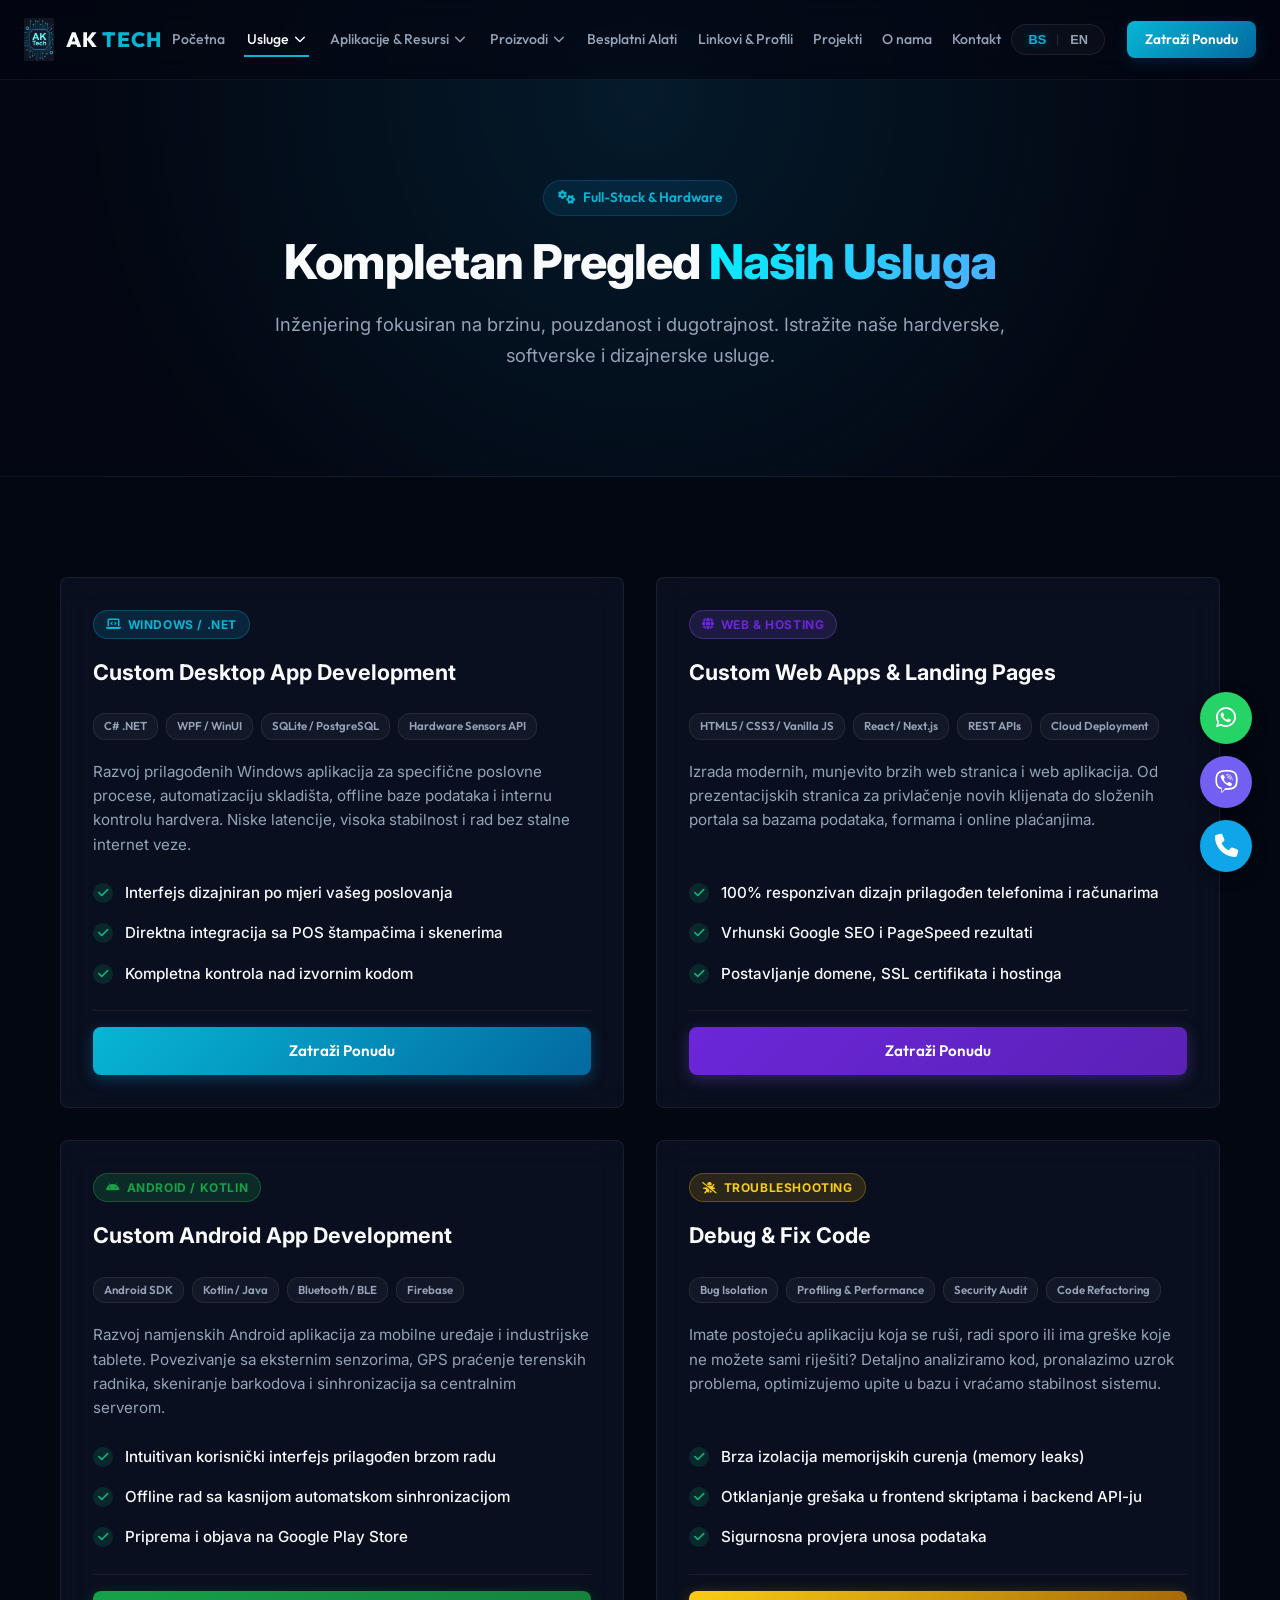
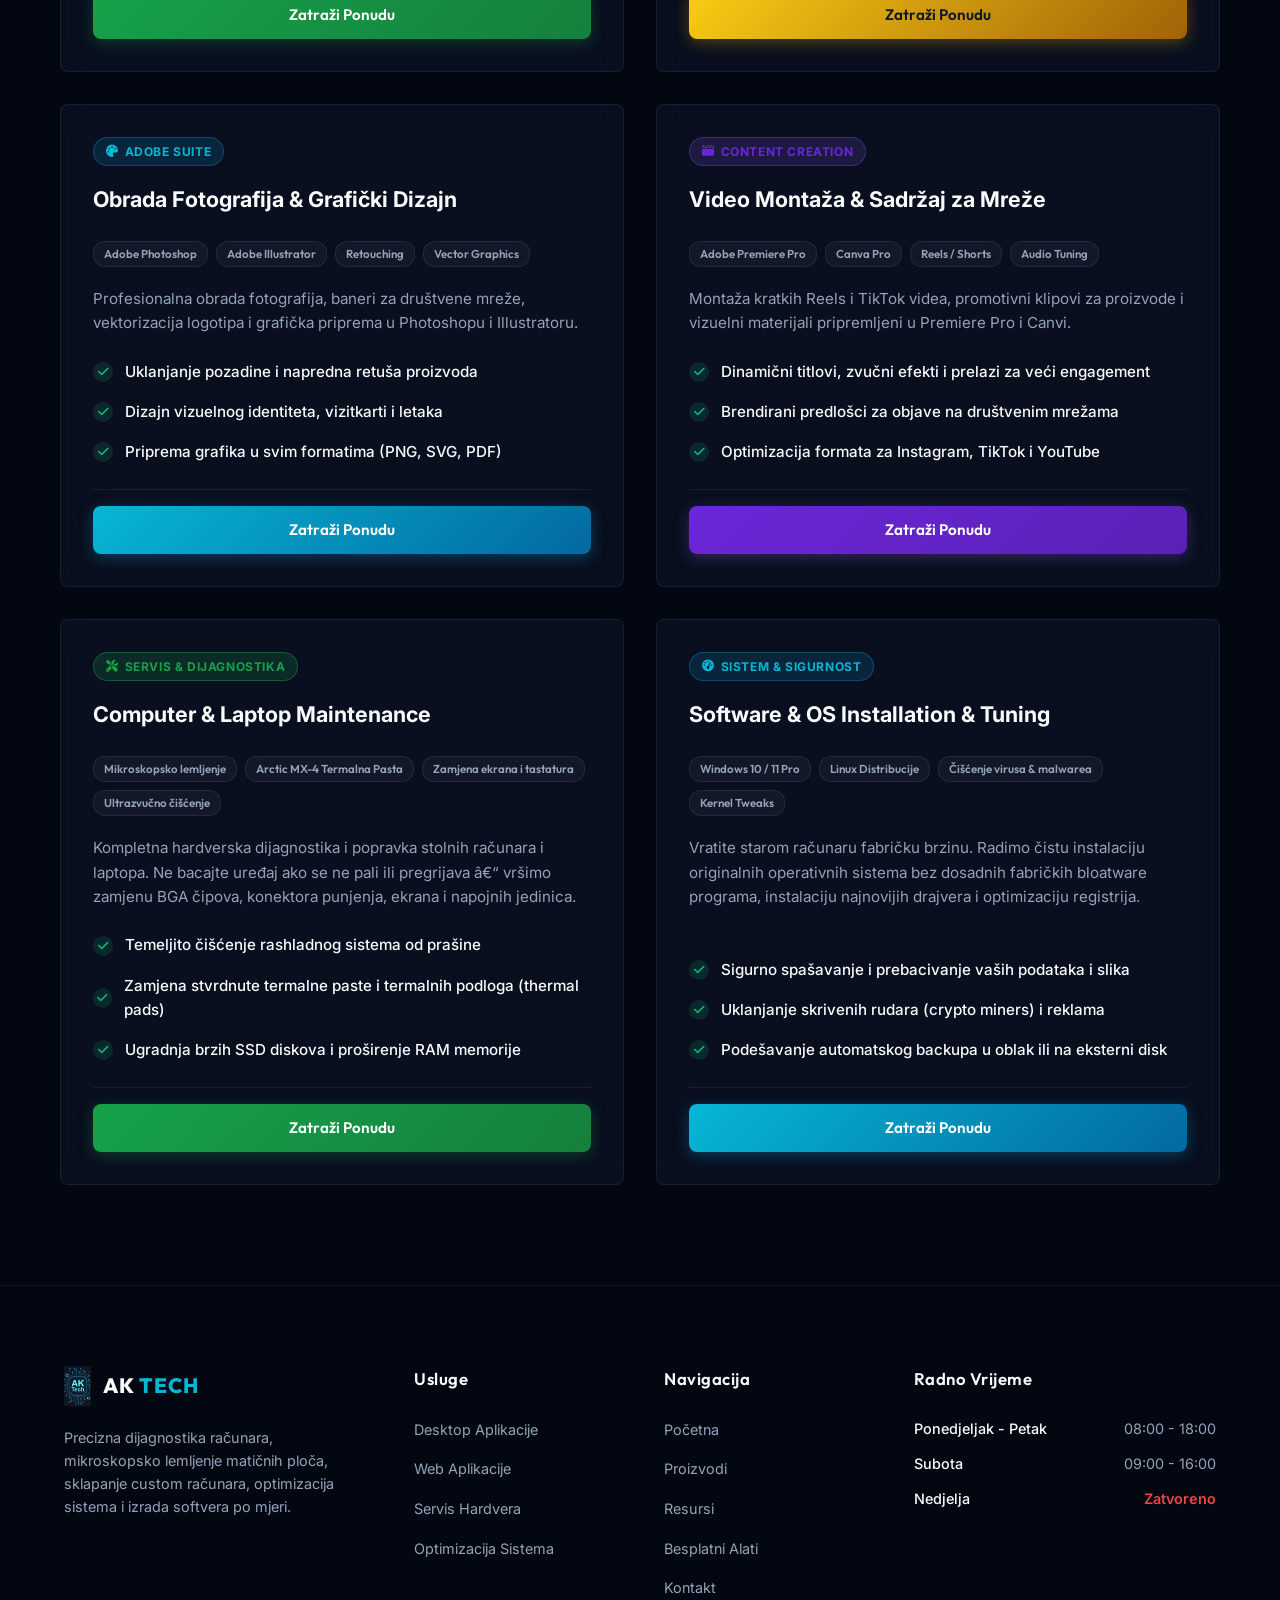
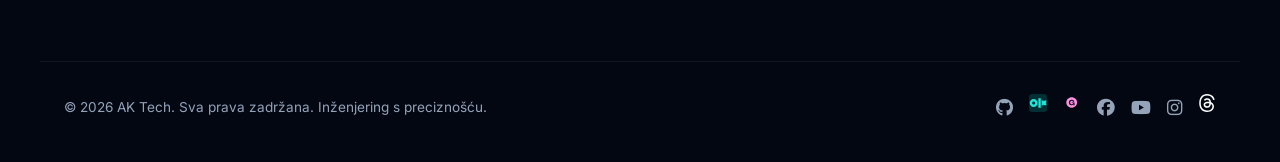
<file: services.html>
<!DOCTYPE html>
<html lang="bs">
<head>
    <meta charset="UTF-8">
    <meta name="viewport" content="width=device-width, initial-scale=1.0">
    <title>Usluge | AK Tech - Servis Računara, Izrada Aplikacija & Dizajn</title>
    <meta name="description" content="Sveobuhvatne IT usluge AK Tech: Desktop aplikacije, Web sajtovi, Android razvoj, mikrolemljenje matičnih ploča, popravka laptopa i optimizacija sistema u Sarajevu i Vogošći.">
    <meta name="keywords" content="servis laptopa sarajevo, servis racunara vogosca, desktop aplikacije c#, izrada web stranica, ciscenje laptopa, zamjena termalne paste, mikrolemljenje">
    <meta name="robots" content="index, follow, max-snippet:-1, max-image-preview:large, max-video-preview:-1">
    <meta name="author" content="AK TECH">

    <!-- Canonical URL -->
    <link rel="canonical" href="https://aktech.work/services.html">

    <!-- Open Graph -->
    <meta property="og:type" content="website">
    <meta property="og:url" content="https://aktech.work/services.html">
    <meta property="og:title" content="Usluge | AK Tech - Servis Računara & Izrada Softvera">
    <meta property="og:description" content="Mikrolemljenje matičnih ploča, servis laptopa, izrada modernih web i desktop aplikacija.">
    <meta property="og:image" content="https://aktech.work/images/logo.png">

    <!-- Twitter Cards -->
    <meta name="twitter:card" content="summary_large_image">
    <meta name="twitter:title" content="Usluge | AK Tech IT Servis">
    <meta name="twitter:description" content="Sveobuhvatne hardverske i softverske usluge. Zatražite ponudu već danas.">
    <meta name="twitter:image" content="https://aktech.work/images/repair_bg.png">
    
    <link rel="icon" type="image/png" href="images/logo.png">
    <link rel="preconnect" href="https://fonts.googleapis.com">
    <link rel="preconnect" href="https://fonts.gstatic.com" crossorigin>
    <link href="https://fonts.googleapis.com/css2?family=Inter:wght@300;400;500;600;700&family=Outfit:wght@300;400;500;600;700;800&display=swap" rel="stylesheet">
    <link rel="stylesheet" href="https://cdnjs.cloudflare.com/ajax/libs/font-awesome/6.4.0/css/all.min.css">
    <link rel="stylesheet" href="style/style.css">
</head>
<body class="dark-theme">

    <!-- Header Navigation -->
    <header class="main-header">
        <div class="container nav-container">
            <a href="index.html" class="logo-area">
                <img src="images/logo.png" alt="AK Tech Logo" class="nav-logo">
                <span class="logo-text">AK <span class="accent-text">TECH</span></span>
            </a>
            
            <nav class="nav-menu" id="navMenu">
                <ul class="nav-list">
                    <li><a href="index.html" class="nav-link" data-i18n="nav_home">Početna</a></li>
                    
                    <!-- Services Dropdown -->
                    <li class="nav-item-dropdown">
                        <a href="services.html" class="nav-link active dropdown-toggle-link">
                            <span data-i18n="nav_services">Usluge</span>
                            <i class="fa-solid fa-chevron-down dropdown-icon-chevron"></i>
                        </a>
                        <ul class="nav-dropdown-menu">
                            <li><a href="services.html" class="nav-dropdown-link" style="color: var(--color-cyan); font-weight: 600;"><i class="fa-solid fa-layer-group"></i> <span data-i18n="sub_all_services">Sve Usluge (Pregled)</span></a></li>
                            <li><a href="services.html#desktop-dev" class="nav-dropdown-link"><i class="fa-solid fa-laptop-code"></i> <span data-i18n="sub_desktop_dev">Desktop Aplikacije</span></a></li>
                            <li><a href="services.html#web-dev" class="nav-dropdown-link"><i class="fa-solid fa-globe"></i> <span data-i18n="sub_web_dev">Web & Landing Stranice</span></a></li>
                            <li><a href="services.html#android-dev" class="nav-dropdown-link"><i class="fa-brands fa-android"></i> <span data-i18n="sub_android_dev">Android Aplikacije</span></a></li>
                            <li><a href="services.html#debugging" class="nav-dropdown-link"><i class="fa-solid fa-bug-slash"></i> <span data-i18n="sub_debugging">Debug & Fix Koda</span></a></li>
                            <li><a href="services.html#photo-design" class="nav-dropdown-link"><i class="fa-solid fa-image"></i> <span data-i18n="sub_photo_design">Obrada Fotografija</span></a></li>
                            <li><a href="services.html#video-social" class="nav-dropdown-link"><i class="fa-solid fa-clapperboard"></i> <span data-i18n="sub_video_social">Video & Social Media</span></a></li>
                            <li><a href="services.html#maintenance" class="nav-dropdown-link"><i class="fa-solid fa-screwdriver-wrench"></i> <span data-i18n="sub_maintenance">Servis & Održavanje</span></a></li>
                            <li><a href="services.html#os-tuning" class="nav-dropdown-link"><i class="fa-solid fa-gauge-high"></i> <span data-i18n="sub_os_tuning">Instalacija & Podešavanje OS</span></a></li>
                        </ul>
                    </li>

                    <!-- Apps & Downloads Dropdown -->
                    <li class="nav-item-dropdown">
                        <a href="resources.html" class="nav-link dropdown-toggle-link">
                            <span data-i18n="nav_resources">Aplikacije & Resursi</span>
                            <i class="fa-solid fa-chevron-down dropdown-icon-chevron"></i>
                        </a>
                        <ul class="nav-dropdown-menu">
                            <li><a href="resources.html" class="nav-dropdown-link"><i class="fa-solid fa-folder-open"></i> <span data-i18n="sub_all_resources">Svi Resursi & Vodiči</span></a></li>
                            <li><a href="downloads.html" class="nav-dropdown-link"><i class="fa-solid fa-download"></i> <span data-i18n="sub_downloads">Biblioteka Preuzimanja</span></a></li>
                            <li><a href="resources.html#open-source" class="nav-dropdown-link"><i class="fa-solid fa-code"></i> <span data-i18n="sub_open_source">Open-Source Programi</span></a></li>
                            <li><a href="resources.html#ai-tools" class="nav-dropdown-link"><i class="fa-solid fa-wand-magic-sparkles"></i> <span data-i18n="sub_ai_tools">Preporučeni AI Alati</span></a></li>
                        </ul>
                    </li>

                    <!-- Products Dropdown -->
                    <li class="nav-item-dropdown">
                        <a href="products.html" class="nav-link dropdown-toggle-link">
                            <span data-i18n="nav_products">Proizvodi</span>
                            <i class="fa-solid fa-chevron-down dropdown-icon-chevron"></i>
                        </a>
                        <ul class="nav-dropdown-menu">
                            <li><a href="products.html" class="nav-dropdown-link"><i class="fa-solid fa-boxes-stacked"></i> <span data-i18n="sub_all_products">Katalog Proizvoda</span></a></li>
                            <li><a href="gumroad-products.html" class="nav-dropdown-link"><img src="images/icons/gumroad.svg" alt="Gumroad" class="nav-icon-img"> <span data-i18n="sub_gumroad">Gumroad Prodavnica</span></a></li>
                            <li><a href="products.html#olx" class="nav-dropdown-link"><img src="images/icons/olx.svg" alt="OLX" class="nav-icon-img"> <span data-i18n="sub_olx">OLX Računari & Oprema</span></a></li>
                            <li><a href="products.html#group-devices" class="nav-dropdown-link"><i class="fa-solid fa-laptop"></i> <span data-i18n="sub_group_devices">Grupna Ponuda Uređaja</span></a></li>
                        </ul>
                    </li>

                    <li><a href="tools.html" class="nav-link" data-i18n="nav_tools">Besplatni Alati</a></li>
                    <li><a href="links.html" class="nav-link" data-i18n="nav_links_hub">Linkovi & Profili</a></li>
                    <li><a href="index.html#projects" class="nav-link" data-i18n="nav_projects">Projekti</a></li>
                    <li><a href="about.html" class="nav-link" data-i18n="nav_about">O nama</a></li>
                    <li><a href="contact.html" class="nav-link contact-btn-link" data-i18n="nav_contact">Kontakt</a></li>
                </ul>
            </nav>
            
            <div class="nav-actions">
                <div class="lang-switcher">
                    <button class="lang-btn active" data-lang="bs">BS</button>
                    <span class="lang-divider">|</span>
                    <button class="lang-btn" data-lang="en">EN</button>
                </div>
                <a href="contact.html" class="btn btn-nav-cta" data-i18n="btn_get_quote">Zatraži Ponudu</a>
                <button class="mobile-toggle" id="mobileToggle" aria-label="Toggle Navigation">
                    <span class="bar"></span>
                    <span class="bar"></span>
                    <span class="bar"></span>
                </button>
            </div>
        </div>
    </header>

    <!-- Subpage Hero -->
    <section class="subpage-hero">
        <div class="container subpage-hero-content">
            <div class="badge-container" style="justify-content: center;">
                <span class="hero-badge"><i class="fa-solid fa-gears pulse-icon"></i> Full-Stack & Hardware</span>
            </div>
            <h1 class="subpage-title" data-i18n="services_page_title">Kompletan Pregled <span class="gradient-text">Naših Usluga</span></h1>
            <p class="subpage-desc" data-i18n="services_page_desc">Inženjering fokusiran na brzinu, pouzdanost i dugotrajnost. Istražite naše hardverske, softverske i dizajnerske usluge.</p>
        </div>
    </section>

    <!-- Services Deep Sections (SEO Structured) -->
    <main class="container" style="padding: 60px 20px 100px;">
        
        <div class="cards-grid-2">
            
            <!-- 1. Custom Desktop App Development -->
            <article class="portal-card" id="desktop-dev">
                <div class="card-top-badge badge-cyan"><i class="fa-solid fa-laptop-code"></i> Windows / .NET</div>
                <h2 class="portal-card-title">Custom Desktop App Development</h2>
                <div class="tech-pill-list">
                    <span class="tech-pill">C# .NET</span>
                    <span class="tech-pill">WPF / WinUI</span>
                    <span class="tech-pill">SQLite / PostgreSQL</span>
                    <span class="tech-pill">Hardware Sensors API</span>
                </div>
                <p class="portal-card-desc">
                    Razvoj prilagođenih Windows aplikacija za specifične poslovne procese, automatizaciju skladišta, offline baze podataka i internu kontrolu hardvera. Niske latencije, visoka stabilnost i rad bez stalne internet veze.
                </p>
                <ul class="checklist" style="margin-bottom: 24px;">
                    <li><span class="chk-icon"><i class="fa-solid fa-check"></i></span> Interfejs dizajniran po mjeri vašeg poslovanja</li>
                    <li><span class="chk-icon"><i class="fa-solid fa-check"></i></span> Direktna integracija sa POS štampačima i skenerima</li>
                    <li><span class="chk-icon"><i class="fa-solid fa-check"></i></span> Kompletna kontrola nad izvornim kodom</li>
                </ul>
                <div class="card-footer-action">
                    <a href="contact.html?service=DesktopAppDev" style="width: 100%; justify-content: center;" class="btn btn-primary btn-glow btn-cyan" data-i18n="btn_request_quote">
                        Zatraži Ponudu <i class="fa-solid fa-paper-plane"></i>
                    </a>
                </div>
            </article>

            <!-- 2. Custom Web App Development & Landing Pages -->
            <article class="portal-card" id="web-dev">
                <div class="card-top-badge badge-purple"><i class="fa-solid fa-globe"></i> Web & Hosting</div>
                <h2 class="portal-card-title">Custom Web Apps & Landing Pages</h2>
                <div class="tech-pill-list">
                    <span class="tech-pill">HTML5 / CSS3 / Vanilla JS</span>
                    <span class="tech-pill">React / Next.js</span>
                    <span class="tech-pill">REST APIs</span>
                    <span class="tech-pill">Cloud Deployment</span>
                </div>
                <p class="portal-card-desc">
                    Izrada modernih, munjevito brzih web stranica i web aplikacija. Od prezentacijskih stranica za privlačenje novih klijenata do složenih portala sa bazama podataka, formama i online plaćanjima.
                </p>
                <ul class="checklist" style="margin-bottom: 24px;">
                    <li><span class="chk-icon"><i class="fa-solid fa-check"></i></span> 100% responzivan dizajn prilagođen telefonima i računarima</li>
                    <li><span class="chk-icon"><i class="fa-solid fa-check"></i></span> Vrhunski Google SEO i PageSpeed rezultati</li>
                    <li><span class="chk-icon"><i class="fa-solid fa-check"></i></span> Postavljanje domene, SSL certifikata i hostinga</li>
                </ul>
                <div class="card-footer-action">
                    <a href="contact.html?service=WebAppDev" style="width: 100%; justify-content: center;" class="btn btn-primary btn-glow btn-purple" data-i18n="btn_request_quote">
                        Zatraži Ponudu <i class="fa-solid fa-paper-plane"></i>
                    </a>
                </div>
            </article>

            <!-- 3. Custom Android App Development -->
            <article class="portal-card" id="android-dev">
                <div class="card-top-badge badge-green"><i class="fa-brands fa-android"></i> Android / Kotlin</div>
                <h2 class="portal-card-title">Custom Android App Development</h2>
                <div class="tech-pill-list">
                    <span class="tech-pill">Android SDK</span>
                    <span class="tech-pill">Kotlin / Java</span>
                    <span class="tech-pill">Bluetooth / BLE</span>
                    <span class="tech-pill">Firebase</span>
                </div>
                <p class="portal-card-desc">
                    Razvoj namjenskih Android aplikacija za mobilne uređaje i industrijske tablete. Povezivanje sa eksternim senzorima, GPS praćenje terenskih radnika, skeniranje barkodova i sinhronizacija sa centralnim serverom.
                </p>
                <ul class="checklist" style="margin-bottom: 24px;">
                    <li><span class="chk-icon"><i class="fa-solid fa-check"></i></span> Intuitivan korisnički interfejs prilagođen brzom radu</li>
                    <li><span class="chk-icon"><i class="fa-solid fa-check"></i></span> Offline rad sa kasnijom automatskom sinhronizacijom</li>
                    <li><span class="chk-icon"><i class="fa-solid fa-check"></i></span> Priprema i objava na Google Play Store</li>
                </ul>
                <div class="card-footer-action">
                    <a href="contact.html?service=AndroidDev" style="width: 100%; justify-content: center;" class="btn btn-primary btn-glow btn-green" data-i18n="btn_request_quote">
                        Zatraži Ponudu <i class="fa-solid fa-paper-plane"></i>
                    </a>
                </div>
            </article>

            <!-- 4. Debug and Fix Code -->
            <article class="portal-card" id="debugging">
                <div class="card-top-badge badge-yellow"><i class="fa-solid fa-bug-slash"></i> Troubleshooting</div>
                <h2 class="portal-card-title">Debug & Fix Code</h2>
                <div class="tech-pill-list">
                    <span class="tech-pill">Bug Isolation</span>
                    <span class="tech-pill">Profiling & Performance</span>
                    <span class="tech-pill">Security Audit</span>
                    <span class="tech-pill">Code Refactoring</span>
                </div>
                <p class="portal-card-desc">
                    Imate postojeću aplikaciju koja se ruši, radi sporo ili ima greške koje ne možete sami riješiti? Detaljno analiziramo kod, pronalazimo uzrok problema, optimizujemo upite u bazu i vraćamo stabilnost sistemu.
                </p>
                <ul class="checklist" style="margin-bottom: 24px;">
                    <li><span class="chk-icon"><i class="fa-solid fa-check"></i></span> Brza izolacija memorijskih curenja (memory leaks)</li>
                    <li><span class="chk-icon"><i class="fa-solid fa-check"></i></span> Otklanjanje grešaka u frontend skriptama i backend API-ju</li>
                    <li><span class="chk-icon"><i class="fa-solid fa-check"></i></span> Sigurnosna provjera unosa podataka</li>
                </ul>
                <div class="card-footer-action">
                    <a href="contact.html?service=Debugging" style="width: 100%; justify-content: center;" class="btn btn-primary btn-glow btn-yellow" data-i18n="btn_request_quote">
                        Zatraži Ponudu <i class="fa-solid fa-paper-plane"></i>
                    </a>
                </div>
            </article>

            <!-- 5. Photo Editing and Design -->
            <article class="portal-card" id="photo-design">
                <div class="card-top-badge badge-cyan"><i class="fa-solid fa-palette"></i> Adobe Suite</div>
                <h2 class="portal-card-title" data-i18n="srv_photo_title">Photo Editing & Graphic Design</h2>
                <div class="tech-pill-list">
                    <span class="tech-pill">Adobe Photoshop</span>
                    <span class="tech-pill">Adobe Illustrator</span>
                    <span class="tech-pill">Retouching</span>
                    <span class="tech-pill">Vector Graphics</span>
                </div>
                <p class="portal-card-desc" data-i18n="srv_photo_desc">
                    Profesionalna obrada fotografija, baneri za društvene mreže, vektorizacija logotipa i grafička priprema u Photoshopu i Illustratoru.
                </p>
                <ul class="checklist" style="margin-bottom: 24px;">
                    <li><span class="chk-icon"><i class="fa-solid fa-check"></i></span> Uklanjanje pozadine i napredna retuša proizvoda</li>
                    <li><span class="chk-icon"><i class="fa-solid fa-check"></i></span> Dizajn vizuelnog identiteta, vizitkarti i letaka</li>
                    <li><span class="chk-icon"><i class="fa-solid fa-check"></i></span> Priprema grafika u svim formatima (PNG, SVG, PDF)</li>
                </ul>
                <div class="card-footer-action">
                    <a href="contact.html?service=PhotoDesign" style="width: 100%; justify-content: center;" class="btn btn-primary btn-glow btn-cyan" data-i18n="btn_request_quote">
                        Zatraži Ponudu <i class="fa-solid fa-paper-plane"></i>
                    </a>
                </div>
            </article>

            <!-- 6. Video Editing and Social Media Content -->
            <article class="portal-card" id="video-social">
                <div class="card-top-badge badge-purple"><i class="fa-solid fa-clapperboard"></i> Content Creation</div>
                <h2 class="portal-card-title" data-i18n="srv_video_title">Video Editing & Social Content</h2>
                <div class="tech-pill-list">
                    <span class="tech-pill">Adobe Premiere Pro</span>
                    <span class="tech-pill">Canva Pro</span>
                    <span class="tech-pill">Reels / Shorts</span>
                    <span class="tech-pill">Audio Tuning</span>
                </div>
                <p class="portal-card-desc" data-i18n="srv_video_desc">
                    Montaža kratkih Reels i TikTok videa, promotivni klipovi za proizvode i vizuelni materijali pripremljeni u Premiere Pro i Canvi.
                </p>
                <ul class="checklist" style="margin-bottom: 24px;">
                    <li><span class="chk-icon"><i class="fa-solid fa-check"></i></span> Dinamični titlovi, zvučni efekti i prelazi za veći engagement</li>
                    <li><span class="chk-icon"><i class="fa-solid fa-check"></i></span> Brendirani predlošci za objave na društvenim mrežama</li>
                    <li><span class="chk-icon"><i class="fa-solid fa-check"></i></span> Optimizacija formata za Instagram, TikTok i YouTube</li>
                </ul>
                <div class="card-footer-action">
                    <a href="contact.html?service=VideoEditing" style="width: 100%; justify-content: center;" class="btn btn-primary btn-glow btn-purple" data-i18n="btn_request_quote">
                        Zatraži Ponudu <i class="fa-solid fa-paper-plane"></i>
                    </a>
                </div>
            </article>

            <!-- 7. Computer and Laptop Maintenance -->
            <article class="portal-card" id="maintenance">
                <div class="card-top-badge badge-green"><i class="fa-solid fa-screwdriver-wrench"></i> Servis & Dijagnostika</div>
                <h2 class="portal-card-title">Computer & Laptop Maintenance</h2>
                <div class="tech-pill-list">
                    <span class="tech-pill">Mikroskopsko lemljenje</span>
                    <span class="tech-pill">Arctic MX-4 Termalna Pasta</span>
                    <span class="tech-pill">Zamjena ekrana i tastatura</span>
                    <span class="tech-pill">Ultrazvučno čišćenje</span>
                </div>
                <p class="portal-card-desc">
                    Kompletna hardverska dijagnostika i popravka stolnih računara i laptopa. Ne bacajte uređaj ako se ne pali ili pregrijava â€“ vršimo zamjenu BGA čipova, konektora punjenja, ekrana i napojnih jedinica.
                </p>
                <ul class="checklist" style="margin-bottom: 24px;">
                    <li><span class="chk-icon"><i class="fa-solid fa-check"></i></span> Temeljito čišćenje rashladnog sistema od prašine</li>
                    <li><span class="chk-icon"><i class="fa-solid fa-check"></i></span> Zamjena stvrdnute termalne paste i termalnih podloga (thermal pads)</li>
                    <li><span class="chk-icon"><i class="fa-solid fa-check"></i></span> Ugradnja brzih SSD diskova i proširenje RAM memorije</li>
                </ul>
                <div class="card-footer-action">
                    <a href="contact.html?service=HardwareRepair" style="width: 100%; justify-content: center;" class="btn btn-primary btn-glow btn-green" data-i18n="btn_request_quote">
                        Zatraži Ponudu <i class="fa-solid fa-paper-plane"></i>
                    </a>
                </div>
            </article>

            <!-- 8. Software and OS Installation and Maintenance -->
            <article class="portal-card" id="os-tuning">
                <div class="card-top-badge badge-cyan"><i class="fa-solid fa-gauge-high"></i> Sistem & Sigurnost</div>
                <h2 class="portal-card-title">Software & OS Installation & Tuning</h2>
                <div class="tech-pill-list">
                    <span class="tech-pill">Windows 10 / 11 Pro</span>
                    <span class="tech-pill">Linux Distribucije</span>
                    <span class="tech-pill">Čišćenje virusa & malwarea</span>
                    <span class="tech-pill">Kernel Tweaks</span>
                </div>
                <p class="portal-card-desc">
                    Vratite starom računaru fabričku brzinu. Radimo čistu instalaciju originalnih operativnih sistema bez dosadnih fabričkih bloatware programa, instalaciju najnovijih drajvera i optimizaciju registrija.
                </p>
                <ul class="checklist" style="margin-bottom: 24px;">
                    <li><span class="chk-icon"><i class="fa-solid fa-check"></i></span> Sigurno spašavanje i prebacivanje vaših podataka i slika</li>
                    <li><span class="chk-icon"><i class="fa-solid fa-check"></i></span> Uklanjanje skrivenih rudara (crypto miners) i reklama</li>
                    <li><span class="chk-icon"><i class="fa-solid fa-check"></i></span> Podešavanje automatskog backupa u oblak ili na eksterni disk</li>
                </ul>
                <div class="card-footer-action">
                    <a href="contact.html?service=SoftwareOptimization" style="width: 100%; justify-content: center;" class="btn btn-primary btn-glow btn-cyan" data-i18n="btn_request_quote">
                        Zatraži Ponudu <i class="fa-solid fa-paper-plane"></i>
                    </a>
                </div>
            </article>

        </div>

    </main>

    <!-- Footer -->
    <footer class="main-footer">
        <div class="container footer-grid">
            <div class="footer-info">
                <a href="index.html" class="footer-logo">
                    <img src="images/logo.png" alt="AK Tech Logo" class="footer-logo-img">
                    <span class="logo-text">AK <span class="accent-text">TECH</span></span>
                </a>
                <p class="footer-bio" data-i18n="footer_bio">
                    Precizna dijagnostika računara, mikroskopsko lemljenje matičnih ploča, sklapanje custom računara, optimizacija sistema i izrada softvera po mjeri.
                </p>
            </div>
            <div class="footer-nav">
                <h3 class="footer-heading" data-i18n="footer_heading_services">Usluge</h3>
                <ul class="footer-links">
                    <li><a href="#desktop-dev">Desktop Aplikacije</a></li>
                    <li><a href="#web-dev">Web Aplikacije</a></li>
                    <li><a href="#maintenance">Servis Hardvera</a></li>
                    <li><a href="#os-tuning">Optimizacija Sistema</a></li>
                </ul>
            </div>
            <div class="footer-nav">
                <h3 class="footer-heading" data-i18n="footer_heading_navigation">Navigacija</h3>
                <ul class="footer-links">
                    <li><a href="index.html">Početna</a></li>
                    <li><a href="products.html">Proizvodi</a></li>
                    <li><a href="resources.html">Resursi</a></li>
                    <li><a href="tools.html">Besplatni Alati</a></li>
                    <li><a href="contact.html">Kontakt</a></li>
                </ul>
            </div>
            <div class="footer-hours">
                <h3 class="footer-heading" data-i18n="footer_hours">Radno Vrijeme</h3>
                <ul class="hours-list">
                    <li><span data-i18n="day_mon_fri">Ponedjeljak - Petak</span> <span>08:00 - 18:00</span></li>
                    <li><span data-i18n="day_sat">Subota</span> <span>09:00 - 16:00</span></li>
                    <li><span data-i18n="day_sun">Nedjelja</span> <span class="closed-label" data-i18n="closed">Zatvoreno</span></li>
                </ul>
            </div>
        </div>
        <div class="footer-copyright container">
            <p data-i18n="copyright">&copy; 2026 AK Tech. Sva prava zadržana.</p>
            <div class="footer-social-links">
                <a href="https://github.com/KadricAl" target="_blank" aria-label="GitHub"><i class="fa-brands fa-github"></i></a>
                <a href="https://olx.ba/profil/AKTech" target="_blank" aria-label="OLX" title="OLX Shop"><img src="images/icons/olx.svg" alt="OLX" class="social-icon-img"></a>
                <a href="https://aktechcraft.gumroad.com/" target="_blank" aria-label="Gumroad" title="Gumroad Store"><img src="images/icons/gumroad.svg" alt="Gumroad" class="social-icon-img"></a>
                <a href="https://www.facebook.com/share/1A7irGQCFo/?mibextid=wwXIfr" target="_blank" aria-label="Facebook"><i class="fa-brands fa-facebook"></i></a>
                <a href="https://youtube.com/@aktechvers?si=SF_6i_wLMFAemTBW" target="_blank" aria-label="YouTube"><i class="fa-brands fa-youtube"></i></a>
                <a href="https://www.instagram.com/ak.tech.verse?exln=N3piMXA0NmQ5NzFv&utm_source=qr" target="_blank" aria-label="Instagram"><i class="fa-brands fa-instagram"></i></a>
                <a href="https://www.threads.com/@ak.tech.verse?igshid=NTc4MTIwNjQ2YQ==" target="_blank" aria-label="Threads" title="Threads"><img src="images/icons/threads.svg" alt="Threads" class="social-icon-img"></a>
            </div>
        </div>
    </footer>

    <!-- Floating Support Bar -->
    <div class="floating-support-bar">
        <a href="https://wa.me/38761293073" target="_blank" class="float-item float-whatsapp" title="WhatsApp Chat">
            <i class="fa-brands fa-whatsapp"></i>
            <span class="float-label"><strong data-i18n="float_wa_title">WhatsApp Chat</strong><br><span data-i18n="float_wa_desc">Odgovor u par minuta</span></span>
        </a>
        <a href="viber://chat?number=%2B38761293073" class="float-item float-viber" title="Viber Podrška">
            <i class="fa-brands fa-viber"></i>
            <span class="float-label"><strong data-i18n="float_viber_title">Viber Podrška</strong><br><span data-i18n="float_viber_desc">Brza poruka</span></span>
        </a>
        <a href="tel:+38761293073" class="float-item float-call" title="Pozovi Direktno">
            <i class="fa-solid fa-phone"></i>
            <span class="float-label"><strong data-i18n="float_call_title">Pozovi Direktno</strong><br><span data-i18n="float_call_desc">Pon - Sub 08-18h</span></span>
        </a>
    </div>

    <script src="script/data.js"></script>
    <script src="script/translations.js"></script>
    <script src="script/script.js"></script>
</body>
</html>
</file>
<file: style/style.css>
/* ==========================================================================
   AK TECH - MODERN GLASSMORPHISM DESIGN SYSTEM
   ========================================================================== */

/* Typography & Reset */
*, *::before, *::after {
    margin: 0;
    padding: 0;
    box-sizing: border-box;
}

:root {
    /* Color Palette - Premium HSL Mode */
    --bg-dark: hsl(224, 71%, 4%);        /* Sleekest Dark Blue/Black */
    --bg-card: rgba(15, 23, 42, 0.55);   /* Semi-transparent Glass */
    --text-main: hsl(210, 40%, 98%);     /* Crisp Off-White */
    --text-muted: hsl(215, 20%, 65%);    /* Elegant Slate Gray */
    
    /* Neon Accents */
    --color-cyan: hsl(189, 94%, 43%);    /* Main Electric Cyan */
    --color-cyan-glow: rgba(14, 165, 233, 0.3);
    
    --color-purple: hsl(263, 70%, 50%);  /* Custom Build Violet */
    --color-purple-glow: rgba(139, 92, 246, 0.3);
    
    --color-green: hsl(142, 76%, 36%);   /* Optimization Green */
    --color-green-glow: rgba(22, 163, 74, 0.3);
    
    --color-yellow: hsl(48, 96%, 53%);   /* Dev Yellow Gold */
    --color-yellow-glow: rgba(234, 179, 8, 0.3);
    
    /* Layout Tokens */
    --font-heading: 'Outfit', -apple-system, BlinkMacSystemFont, "Segoe UI", Roboto, sans-serif;
    --font-body: 'Inter', -apple-system, BlinkMacSystemFont, "Segoe UI", Roboto, sans-serif;
    --transition-smooth: all 0.4s cubic-bezier(0.16, 1, 0.3, 1);
    --border-radius-lg: 16px;
    --border-radius-md: 8px;
    --header-height: 80px;
}

html, body {
    overflow-x: hidden;
    max-width: 100%;
    width: 100%;
    position: relative;
}

html {
    scroll-behavior: smooth;
    font-size: 16px;
    background-color: var(--bg-dark);
    color: var(--text-main);
    font-family: var(--font-body);
}

body {
    line-height: 1.6;
}

/* Custom Premium Scrollbar */
::-webkit-scrollbar {
    width: 10px;
}
::-webkit-scrollbar-track {
    background: var(--bg-dark);
}
::-webkit-scrollbar-thumb {
    background: #1e293b;
    border: 2px solid var(--bg-dark);
    border-radius: 5px;
}
::-webkit-scrollbar-thumb:hover {
    background: var(--color-cyan);
    box-shadow: 0 0 10px var(--color-cyan);
}

/* Utilities */
.container {
    width: 100%;
    max-width: 1200px;
    margin: 0 auto;
    padding: 0 24px;
}

.gradient-text {
    background: linear-gradient(135deg, #00f2fe 0%, #4facfe 100%);
    -webkit-background-clip: text;
    -webkit-text-fill-color: transparent;
    display: inline-block;
}

.gradient-text.secondary-gradient {
    background: linear-gradient(135deg, #a18cd1 0%, #fbc2eb 100%);
    -webkit-background-clip: text;
    -webkit-text-fill-color: transparent;
}

.accent-text {
    color: var(--color-cyan);
    font-weight: 800;
}

/* Glassmorphic Core Card Styling */
.glass-card {
    background: var(--bg-card);
    backdrop-filter: blur(20px);
    -webkit-backdrop-filter: blur(20px);
    border: 1px solid rgba(255, 255, 255, 0.08);
    border-radius: var(--border-radius-lg);
    box-shadow: 0 10px 40px -10px rgba(0, 0, 0, 0.5);
    transition: var(--transition-smooth);
}

/* Base Buttons */
.btn {
    display: inline-flex;
    align-items: center;
    justify-content: center;
    gap: 8px;
    font-family: var(--font-heading);
    font-size: 0.95rem;
    font-weight: 600;
    padding: 12px 28px;
    border-radius: var(--border-radius-md);
    cursor: pointer;
    text-decoration: none;
    transition: var(--transition-smooth);
    border: none;
}

.btn-primary {
    background: linear-gradient(135deg, var(--color-cyan) 0%, #0284c7 100%);
    color: #fff;
    box-shadow: 0 4px 15px rgba(14, 165, 233, 0.25);
}

.btn-primary:hover {
    transform: translateY(-2px);
    box-shadow: 0 8px 25px rgba(14, 165, 233, 0.45);
}

.btn-glow::after {
    content: '';
    position: absolute;
    inset: 0;
    border-radius: inherit;
    box-shadow: 0 0 15px var(--color-cyan-glow);
    opacity: 0;
    transition: var(--transition-smooth);
}

.btn-glow:hover::after {
    opacity: 1;
}

.btn-secondary {
    background: rgba(255, 255, 255, 0.05);
    color: var(--text-main);
    border: 1px solid rgba(255, 255, 255, 0.1);
}

.btn-secondary:hover {
    background: rgba(255, 255, 255, 0.1);
    border-color: rgba(255, 255, 255, 0.2);
    transform: translateY(-2px);
}

/* Specific colored primary buttons */
.btn-cyan {
    background: linear-gradient(135deg, var(--color-cyan) 0%, #0369a1 100%);
    box-shadow: 0 4px 15px var(--color-cyan-glow);
}
.btn-cyan:hover {
    box-shadow: 0 8px 25px rgba(14, 165, 233, 0.55);
}

.btn-purple {
    background: linear-gradient(135deg, var(--color-purple) 0%, #5b21b6 100%);
    box-shadow: 0 4px 15px var(--color-purple-glow);
}
.btn-purple:hover {
    box-shadow: 0 8px 25px rgba(139, 92, 246, 0.55);
}

.btn-green {
    background: linear-gradient(135deg, var(--color-green) 0%, #15803d 100%);
    box-shadow: 0 4px 15px var(--color-green-glow);
}
.btn-green:hover {
    box-shadow: 0 8px 25px rgba(22, 163, 74, 0.55);
}

.btn-yellow {
    background: linear-gradient(135deg, var(--color-yellow) 0%, #a16207 100%);
    color: #0f172a;
    box-shadow: 0 4px 15px var(--color-yellow-glow);
}
.btn-yellow:hover {
    box-shadow: 0 8px 25px rgba(234, 179, 8, 0.55);
    color: #000;
}

/* ==========================================================================
   HEADER / NAVIGATION
   ========================================================================== */
.main-header {
    position: fixed;
    top: 0;
    left: 0;
    width: 100%;
    height: var(--header-height);
    background: rgba(3, 7, 18, 0.7);
    backdrop-filter: blur(12px);
    -webkit-backdrop-filter: blur(12px);
    border-bottom: 1px solid rgba(255, 255, 255, 0.05);
    z-index: 1000;
    transition: var(--transition-smooth);
}

.main-header.scrolled {
    height: 70px;
    background: rgba(3, 7, 18, 0.9);
}

.main-header .nav-container,
.nav-container {
    height: 100%;
    max-width: 1440px;
    width: 100%;
    padding: 0 24px;
    display: flex;
    align-items: center;
    justify-content: space-between;
}

.logo-area {
    display: flex;
    align-items: center;
    gap: 12px;
    text-decoration: none;
    flex-shrink: 0;
}

.nav-logo {
    height: 44px;
    width: auto;
    object-fit: contain;
}

.logo-text {
    font-family: var(--font-heading);
    font-size: 1.3rem;
    font-weight: 800;
    color: var(--text-main);
    letter-spacing: 1px;
}

.nav-menu {
    display: flex;
    align-items: center;
    height: 100%;
}

.nav-list {
    display: flex;
    align-items: center;
    list-style: none;
    gap: clamp(8px, 1.1vw, 20px);
    height: 100%;
    margin: 0;
    padding: 0;
    flex-wrap: nowrap;
}

.nav-list > li {
    display: flex;
    align-items: center;
    height: 100%;
}

.nav-link {
    color: var(--text-muted);
    font-family: var(--font-heading);
    font-weight: 500;
    font-size: 0.88rem;
    text-decoration: none;
    transition: var(--transition-smooth);
    position: relative;
    padding: 6px 3px;
    display: inline-flex;
    align-items: center;
    gap: 5px;
    line-height: 1;
    white-space: nowrap;
}

.nav-link:hover, .nav-link.active {
    color: var(--text-main);
}

.nav-link::after {
    content: '';
    position: absolute;
    bottom: -4px;
    left: 0;
    width: 0;
    height: 2px;
    background: var(--color-cyan);
    transition: var(--transition-smooth);
}

.nav-link:hover::after, .nav-link.active::after {
    width: 100%;
}

.nav-actions {
    display: flex;
    align-items: center;
    gap: 14px;
    flex-shrink: 0;
}

.btn-nav-cta {
    padding: 8px 18px;
    font-size: 0.85rem;
    white-space: nowrap;
    flex-shrink: 0;
    display: inline-flex;
    align-items: center;
    gap: 6px;
    background: linear-gradient(135deg, var(--color-cyan) 0%, #0369a1 100%);
    color: #fff;
    box-shadow: 0 4px 15px rgba(14, 165, 233, 0.15);
}

/* Hamburger mobile button */
.mobile-toggle {
    display: none;
    flex-direction: column;
    justify-content: center;
    align-items: center;
    gap: 5px;
    width: 42px;
    height: 42px;
    padding: 8px;
    background: rgba(255, 255, 255, 0.04);
    border: 1px solid rgba(255, 255, 255, 0.08);
    border-radius: 8px;
    cursor: pointer;
    z-index: 1001;
    transition: var(--transition-smooth);
}

.mobile-toggle:hover,
.mobile-toggle:active,
.mobile-toggle.open {
    background: rgba(14, 165, 233, 0.12);
    border-color: rgba(14, 165, 233, 0.3);
}

.mobile-toggle .bar {
    width: 22px;
    height: 2px;
    background: var(--text-main);
    border-radius: 2px;
    transition: transform 0.25s ease, opacity 0.2s ease;
}

/* ==========================================================================
   HERO SECTION
   ========================================================================== */
.hero-section {
    position: relative;
    padding-top: calc(var(--header-height) + 60px);
    padding-bottom: 100px;
    background-size: cover;
    background-position: center;
    background-repeat: no-repeat;
    min-height: 90vh;
    display: flex;
    align-items: center;
}

.hero-overlay {
    position: absolute;
    inset: 0;
    background: linear-gradient(to bottom, rgba(3, 7, 18, 0.4) 0%, var(--bg-dark) 95%);
    z-index: 1;
}

.hero-grid {
    position: relative;
    z-index: 2;
    display: grid;
    grid-template-columns: 1.2fr 0.8fr;
    gap: 48px;
    align-items: center;
}

.badge-container {
    margin-bottom: 18px;
}

.hero-badge {
    background: rgba(14, 165, 233, 0.1);
    border: 1px solid rgba(14, 165, 233, 0.2);
    color: var(--color-cyan);
    font-family: var(--font-heading);
    font-size: 0.85rem;
    font-weight: 600;
    padding: 6px 14px;
    border-radius: 50px;
    display: inline-flex;
    align-items: center;
    gap: 8px;
}

.pulse-icon {
    animation: icon-pulse 2s infinite;
}

@keyframes icon-pulse {
    0% { transform: scale(1); opacity: 1; }
    50% { transform: scale(1.2); opacity: 0.7; }
    100% { transform: scale(1); opacity: 1; }
}

.hero-title {
    font-family: var(--font-heading);
    font-size: 4rem;
    font-weight: 800;
    line-height: 1.1;
    letter-spacing: -1px;
    margin-bottom: 24px;
}

.hero-desc {
    font-size: 1.1rem;
    color: var(--text-muted);
    margin-bottom: 36px;
    max-width: 580px;
}

.hero-actions {
    display: flex;
    gap: 16px;
    margin-bottom: 40px;
    flex-wrap: wrap;
}

.hero-socials {
    display: flex;
    flex-wrap: wrap;
    gap: 14px;
}

.social-icon-link {
    display: flex;
    align-items: center;
    justify-content: center;
    width: 40px;
    height: 40px;
    border-radius: 50%;
    background: rgba(255, 255, 255, 0.05);
    border: 1px solid rgba(255, 255, 255, 0.08);
    color: var(--text-muted);
    font-size: 1.1rem;
    transition: var(--transition-smooth);
    text-decoration: none;
}

.social-icon-link:hover {
    color: var(--color-cyan);
    background: rgba(14, 165, 233, 0.1);
    border-color: rgba(14, 165, 233, 0.3);
    transform: translateY(-2px);
    box-shadow: 0 0 10px rgba(14, 165, 233, 0.2);
}

/* Metrics Side Card */
.hero-visual-card {
    display: flex;
    justify-content: flex-end;
}

.hero-metrics-card {
    width: 100%;
    max-width: 400px;
    padding: 32px;
}

.metrics-header {
    display: flex;
    justify-content: space-between;
    align-items: center;
    margin-bottom: 24px;
    padding-bottom: 16px;
    border-bottom: 1px solid rgba(255, 255, 255, 0.06);
}

.status-indicator {
    font-family: var(--font-heading);
    font-size: 0.8rem;
    font-weight: 600;
    color: var(--text-muted);
    display: flex;
    align-items: center;
    gap: 8px;
}

.pulse-dot {
    width: 8px;
    height: 8px;
    background: var(--color-cyan);
    border-radius: 50%;
    box-shadow: 0 0 8px var(--color-cyan);
    animation: dot-pulse 1.5s infinite;
}

@keyframes dot-pulse {
    0% { transform: scale(0.9); opacity: 0.4; }
    50% { transform: scale(1.2); opacity: 1; }
    100% { transform: scale(0.9); opacity: 0.4; }
}

.color-cyan {
    color: var(--color-cyan);
    font-size: 1.2rem;
}

.metrics-body {
    display: flex;
    flex-direction: column;
    gap: 20px;
    margin-bottom: 28px;
}

.metric-item {
    display: flex;
    flex-direction: column;
    gap: 6px;
}

.metric-title {
    font-size: 0.8rem;
    color: var(--text-muted);
    text-transform: uppercase;
    letter-spacing: 0.5px;
}

.metric-value {
    font-family: var(--font-heading);
    font-size: 1.5rem;
    font-weight: 700;
}

.metric-bar {
    width: 100%;
    height: 4px;
    background: rgba(255, 255, 255, 0.05);
    border-radius: 2px;
    overflow: hidden;
}

.bar-fill {
    height: 100%;
    border-radius: inherit;
}

.cyan-fill { background: var(--color-cyan); box-shadow: 0 0 8px var(--color-cyan); }
.purple-fill { background: var(--color-purple); box-shadow: 0 0 8px var(--color-purple); }
.green-fill { background: var(--color-green); box-shadow: 0 0 8px var(--color-green); }

.metrics-footer {
    display: flex;
    justify-content: space-between;
    align-items: center;
    font-size: 0.85rem;
    color: var(--text-muted);
}

.chat-trigger-link {
    color: var(--color-cyan);
    text-decoration: none;
    font-weight: 600;
    transition: var(--transition-smooth);
}

.chat-trigger-link:hover {
    color: var(--text-main);
    transform: translateX(3px);
}

/* ==========================================================================
   SERVICES SECTIONS (THE 4 CORE SECTIONS)
   ========================================================================== */
.services-wrapper {
    position: relative;
}

.service-section {
    position: relative;
    padding: 120px 0;
    min-height: 100vh;
    display: flex;
    align-items: center;
    background-size: cover;
    background-position: center;
    background-repeat: no-repeat;
    background-attachment: fixed; /* Parallax effect */
}

.section-overlay {
    position: absolute;
    inset: 0;
    background: linear-gradient(to bottom, var(--bg-dark) 0%, rgba(3, 7, 18, 0.3) 40%, rgba(3, 7, 18, 0.7) 70%, var(--bg-dark) 100%);
    z-index: 1;
}

.section-container {
    position: relative;
    z-index: 2;
}

.section-card-wrapper {
    display: flex;
    justify-content: flex-start;
    width: 100%;
}

.section-card-wrapper.right-align-wrapper {
    justify-content: flex-end;
}

.service-content-card {
    width: 100%;
    max-width: 560px;
    padding: 48px;
    transform: translateY(0);
}

.service-content-card:hover {
    transform: translateY(-8px);
}

/* Color specific glows */
.border-glow-cyan:hover {
    border-color: rgba(14, 165, 233, 0.4);
    box-shadow: 0 20px 40px -10px rgba(14, 165, 233, 0.15), 0 0 25px rgba(14, 165, 233, 0.15);
}

.border-glow-purple:hover {
    border-color: rgba(139, 92, 246, 0.4);
    box-shadow: 0 20px 40px -10px rgba(139, 92, 246, 0.15), 0 0 25px rgba(139, 92, 246, 0.15);
}

.border-glow-green:hover {
    border-color: rgba(22, 163, 74, 0.4);
    box-shadow: 0 20px 40px -10px rgba(22, 163, 74, 0.15), 0 0 25px rgba(22, 163, 74, 0.15);
}

.border-glow-yellow:hover {
    border-color: rgba(234, 179, 8, 0.4);
    box-shadow: 0 20px 40px -10px rgba(234, 179, 8, 0.15), 0 0 25px rgba(234, 179, 8, 0.15);
}

/* Card Header Icon circle */
.card-icon-header {
    display: flex;
    align-items: center;
    gap: 16px;
    margin-bottom: 24px;
}

.icon-circle {
    display: flex;
    align-items: center;
    justify-content: center;
    width: 52px;
    height: 52px;
    border-radius: 50%;
    font-size: 1.4rem;
}

/* Glowing colors for header circles */
.glow-bg-cyan { background: rgba(14, 165, 233, 0.1); border: 1px solid rgba(14, 165, 233, 0.2); }
.text-glow-cyan { color: var(--color-cyan); text-shadow: 0 0 10px var(--color-cyan); }

.glow-bg-purple { background: rgba(139, 92, 246, 0.1); border: 1px solid rgba(139, 92, 246, 0.2); }
.text-glow-purple { color: var(--color-purple); text-shadow: 0 0 10px var(--color-purple); }

.glow-bg-green { background: rgba(22, 163, 74, 0.1); border: 1px solid rgba(22, 163, 74, 0.2); }
.text-glow-green { color: var(--color-green); text-shadow: 0 0 10px var(--color-green); }

.glow-bg-yellow { background: rgba(234, 179, 8, 0.1); border: 1px solid rgba(234, 179, 8, 0.2); }
.text-glow-yellow { color: var(--color-yellow); text-shadow: 0 0 10px var(--color-yellow); }

.service-subtitle {
    font-family: var(--font-heading);
    font-size: 0.85rem;
    font-weight: 600;
    text-transform: uppercase;
    letter-spacing: 0.5px;
    color: var(--text-muted);
}

.service-title {
    font-family: var(--font-heading);
    font-size: 2.2rem;
    font-weight: 700;
    margin-bottom: 16px;
    letter-spacing: -0.5px;
}

.service-desc {
    color: var(--text-muted);
    font-size: 0.98rem;
    margin-bottom: 28px;
    line-height: 1.7;
}

/* Checklists */
.checklist {
    list-style: none;
    display: flex;
    flex-direction: column;
    gap: 16px;
    margin-bottom: 32px;
}

.checklist li {
    display: flex;
    align-items: center;
    gap: 12px;
    font-size: 0.95rem;
    font-weight: 500;
    color: var(--text-main);
}

.chk-icon {
    display: inline-flex;
    align-items: center;
    justify-content: center;
    width: 20px;
    height: 20px;
    border-radius: 50%;
    background: rgba(16, 185, 129, 0.15);
    color: #10b981;
    font-size: 0.75rem;
}

.card-actions {
    display: flex;
    flex-direction: column;
    gap: 16px;
}

.service-info-badge {
    font-size: 0.8rem;
    color: var(--text-muted);
    display: flex;
    align-items: center;
    gap: 6px;
}

/* ==========================================================================
   CONTACT SECTION
   ========================================================================== */
.contact-section {
    padding: 100px 0;
    background: var(--bg-dark);
    position: relative;
}

.contact-grid {
    display: grid;
    grid-template-columns: 0.9fr 1.1fr;
    gap: 64px;
    align-items: center;
}

.contact-panel-title {
    font-family: var(--font-heading);
    font-size: 3rem;
    font-weight: 800;
    line-height: 1.1;
    margin-top: 16px;
    margin-bottom: 24px;
}

.contact-panel-desc {
    color: var(--text-muted);
    margin-bottom: 40px;
    font-size: 1rem;
}

.direct-contact-channels {
    display: flex;
    flex-direction: column;
    gap: 20px;
}

.channel-card {
    display: flex;
    align-items: center;
    gap: 18px;
    background: rgba(255, 255, 255, 0.02);
    border: 1px solid rgba(255, 255, 255, 0.05);
    padding: 16px 20px;
    border-radius: var(--border-radius-md);
    transition: var(--transition-smooth);
}

.channel-card:hover {
    background: rgba(255, 255, 255, 0.04);
    border-color: rgba(255, 255, 255, 0.1);
    transform: translateX(4px);
}

.channel-icon {
    width: 44px;
    height: 44px;
    border-radius: 50%;
    display: flex;
    align-items: center;
    justify-content: center;
    font-size: 1.2rem;
    color: var(--text-main);
}

.channel-detail {
    display: flex;
    flex-direction: column;
    gap: 4px;
}

.channel-label {
    font-size: 0.75rem;
    text-transform: uppercase;
    letter-spacing: 0.5px;
    color: var(--text-muted);
}

.channel-value {
    color: var(--text-main);
    font-family: var(--font-heading);
    font-weight: 600;
    font-size: 1.05rem;
    text-decoration: none;
    transition: var(--transition-smooth);
}

.channel-value:hover {
    color: var(--color-cyan);
}

/* Contact Form Card */
.form-container-card {
    padding: 40px;
}

.ak-tech-form {
    display: flex;
    flex-direction: column;
    gap: 24px;
}

.form-row {
    display: grid;
    grid-template-columns: 1fr 1fr;
    gap: 20px;
}

.form-group {
    display: flex;
    flex-direction: column;
    gap: 8px;
}

.form-group label {
    font-family: var(--font-heading);
    font-weight: 500;
    font-size: 0.85rem;
    color: var(--text-main);
    display: flex;
    align-items: center;
    gap: 6px;
}

.form-input {
    background: rgba(3, 7, 18, 0.6);
    border: 1px solid rgba(255, 255, 255, 0.08);
    border-radius: var(--border-radius-md);
    padding: 12px 16px;
    color: var(--text-main);
    font-family: var(--font-body);
    font-size: 0.95rem;
    transition: var(--transition-smooth);
    width: 100%;
}

.form-input:focus {
    outline: none;
    border-color: var(--color-cyan);
    background: rgba(3, 7, 18, 0.9);
    box-shadow: 0 0 10px rgba(14, 165, 233, 0.15);
}

.form-select {
    appearance: none;
    background-image: url("data:image/svg+xml,%3Csvg xmlns='http://www.w3.org/2000/svg' fill='none' viewBox='0 0 24 24' stroke='%2394a3b8'%3E%3Cpath stroke-linecap='round' stroke-linejoin='round' stroke-width='2' d='M19 9l-7 7-7-7'%3E%3C/path%3E%3C/svg%3E");
    background-repeat: no-repeat;
    background-position: right 16px center;
    background-size: 16px;
    padding-right: 40px;
    cursor: pointer;
}

.form-select option {
    background: var(--bg-dark);
    color: var(--text-main);
}

.form-textarea {
    resize: none;
}

.btn-submit-glow {
    width: 100%;
    padding: 14px;
    background: linear-gradient(135deg, var(--color-cyan) 0%, var(--color-purple) 100%);
    box-shadow: 0 4px 20px rgba(14, 165, 233, 0.2);
    border: none;
    color: #fff;
}

.btn-submit-glow:hover {
    box-shadow: 0 8px 30px rgba(14, 165, 233, 0.4), 0 0 20px rgba(139, 92, 246, 0.3);
    transform: translateY(-2px);
}

.form-response-msg {
    font-size: 0.9rem;
    text-align: center;
    font-weight: 500;
}
.form-response-msg.success {
    color: #10b981;
}
.form-response-msg.error {
    color: #ef4444;
}

/* ==========================================================================
   FOOTER
   ========================================================================== */
.main-footer {
    background: #030712;
    border-top: 1px solid rgba(255, 255, 255, 0.05);
    padding-top: 80px;
    padding-bottom: 40px;
}

.footer-grid {
    display: grid;
    grid-template-columns: 1.5fr 1fr 1fr 1.5fr;
    gap: 48px;
    margin-bottom: 60px;
}

.footer-logo {
    display: inline-flex;
    align-items: center;
    gap: 12px;
    text-decoration: none;
    margin-bottom: 20px;
}

.footer-logo-img {
    height: 40px;
}

.footer-bio {
    color: var(--text-muted);
    font-size: 0.9rem;
    margin-bottom: 24px;
    line-height: 1.6;
}

.footer-contact-details {
    display: flex;
    flex-direction: column;
    gap: 10px;
    font-size: 0.9rem;
    color: var(--text-main);
}

.footer-contact-details i {
    color: var(--color-cyan);
    margin-right: 8px;
}

.footer-heading {
    font-family: var(--font-heading);
    font-size: 1.05rem;
    font-weight: 600;
    margin-bottom: 24px;
    letter-spacing: 0.5px;
}

.footer-links {
    list-style: none;
    display: flex;
    flex-direction: column;
    gap: 14px;
}

.footer-links a {
    color: var(--text-muted);
    text-decoration: none;
    font-size: 0.9rem;
    transition: var(--transition-smooth);
}

.footer-links a:hover {
    color: var(--color-cyan);
    padding-left: 4px;
}

.hours-list {
    list-style: none;
    display: flex;
    flex-direction: column;
    gap: 12px;
    font-size: 0.9rem;
}

.hours-list li {
    display: flex;
    justify-content: space-between;
    color: var(--text-muted);
}

.hours-list li span:first-child {
    font-weight: 500;
    color: var(--text-main);
}

.closed-label {
    color: #ef4444 !important;
    font-weight: 600;
}

.footer-copyright {
    border-top: 1px solid rgba(255, 255, 255, 0.05);
    padding-top: 32px;
    display: flex;
    justify-content: space-between;
    align-items: center;
    color: var(--text-muted);
    font-size: 0.85rem;
}

.footer-social-links {
    display: flex;
    flex-wrap: wrap;
    gap: 16px;
}

.footer-social-links a {
    color: var(--text-muted);
    font-size: 1.1rem;
    transition: var(--transition-smooth);
}

.footer-social-links a:hover {
    color: var(--color-cyan);
    transform: translateY(-2px);
}

/* ==========================================================================
   FLOATING QUICK SUPPORT BAR (ALMIR STYLE)
   ========================================================================== */
.floating-support-bar {
    position: fixed;
    right: 28px;
    bottom: 28px;
    display: flex;
    flex-direction: column;
    gap: 12px;
    z-index: 999;
}

.float-item {
    position: relative;
    display: flex;
    align-items: center;
    justify-content: center;
    width: 52px;
    height: 52px;
    border-radius: 50%;
    color: #fff;
    font-size: 1.45rem;
    text-decoration: none;
    box-shadow: 0 4px 15px rgba(0, 0, 0, 0.4);
    transition: var(--transition-smooth);
}

.float-whatsapp {
    background: #25d366;
    animation: pulse-whatsapp 2s infinite;
}
.float-viber {
    background: #7360f2;
}
.float-call {
    background: #0ea5e9;
}

/* Pulse effects */
@keyframes pulse-whatsapp {
    0% { box-shadow: 0 0 0 0 rgba(37, 211, 102, 0.5); }
    70% { box-shadow: 0 0 0 15px rgba(37, 211, 102, 0); }
    100% { box-shadow: 0 0 0 0 rgba(37, 211, 102, 0); }
}

.float-item:hover {
    transform: scale(1.1);
    box-shadow: 0 8px 25px rgba(0, 0, 0, 0.5);
}

/* Hover labels */
.float-label {
    position: absolute;
    right: 64px;
    background: rgba(15, 23, 42, 0.95);
    backdrop-filter: blur(8px);
    border: 1px solid rgba(255, 255, 255, 0.1);
    padding: 8px 16px;
    border-radius: var(--border-radius-md);
    color: var(--text-main);
    font-size: 0.8rem;
    line-height: 1.4;
    white-space: nowrap;
    opacity: 0;
    pointer-events: none;
    transform: translateX(10px);
    transition: var(--transition-smooth);
    box-shadow: 0 10px 25px -10px rgba(0, 0, 0, 0.5);
}

.float-label strong {
    font-family: var(--font-heading);
    font-size: 0.85rem;
    color: var(--text-main);
}

.float-item:hover .float-label {
    opacity: 1;
    transform: translateX(0);
}

/* ==========================================================================
   RESPONSIVENESS (MOBILE DESIGN FIRST)
   ========================================================================== */
@media (max-width: 1024px) {
    .hero-title {
        font-size: 3.2rem;
    }
    .hero-grid {
        grid-template-columns: 1fr;
        gap: 40px;
    }
    .hero-visual-card {
        justify-content: center;
    }
    .hero-metrics-card {
        max-width: 100%;
    }
    .contact-grid {
        grid-template-columns: 1fr;
        gap: 48px;
    }
    .footer-grid {
        grid-template-columns: 1fr 1fr;
        gap: 36px;
    }

    /* Mobile Hamburger Menu Activation */
    :root {
        --header-height: 70px;
    }

    .main-header {
        height: 70px;
    }

    .mobile-toggle {
        display: flex;
    }
    
    .nav-menu {
        display: block;
        position: fixed;
        top: 70px;
        left: 0;
        width: 100%;
        height: calc(100vh - 70px);
        height: calc(100dvh - 70px);
        background: rgba(4, 8, 20, 0.98);
        backdrop-filter: blur(25px);
        -webkit-backdrop-filter: blur(25px);
        border-top: 1px solid rgba(255, 255, 255, 0.08);
        padding: 16px 16px 100px;
        transform: translateY(-8px);
        opacity: 0;
        visibility: hidden;
        pointer-events: none;
        transition: opacity 0.25s ease, transform 0.25s ease, visibility 0.25s ease;
        z-index: 999;
        overflow-y: auto;
        -webkit-overflow-scrolling: touch;
        overscroll-behavior: contain;
    }
    
    .nav-menu.open {
        transform: translateY(0);
        opacity: 1;
        visibility: visible;
        pointer-events: auto;
    }
    
    .nav-list {
        display: flex;
        flex-direction: column;
        align-items: stretch;
        gap: 8px;
        width: 100%;
        max-width: 520px;
        margin: 0 auto;
        padding: 0;
        height: auto;
        list-style: none;
    }

    .nav-list > li {
        width: 100%;
        display: flex;
        flex-direction: column;
        align-items: stretch;
        justify-content: flex-start;
        height: auto;
    }
    
    .nav-link {
        font-size: 1rem;
        font-weight: 600;
        padding: 12px 16px;
        text-align: left;
        display: flex;
        align-items: center;
        justify-content: space-between;
        width: 100%;
        color: #cbd5e1;
        background: rgba(255, 255, 255, 0.02);
        border: 1px solid rgba(255, 255, 255, 0.05);
        border-radius: 10px;
        transition: all 0.2s ease;
    }

    .nav-link::after {
        display: none !important;
    }

    .nav-link:hover,
    .nav-link:active,
    .nav-link.active {
        color: #ffffff;
        background: rgba(14, 165, 233, 0.09);
        border-color: rgba(14, 165, 233, 0.28);
    }
    
    .btn-nav-cta {
        display: none; /* Hide top bar button on mobile */
    }

    /* Prominent Mobile Contact CTA Button */
    .contact-btn-link {
        margin-top: 10px;
        background: linear-gradient(135deg, var(--color-cyan) 0%, #0284c7 100%) !important;
        color: #ffffff !important;
        border-color: transparent !important;
        justify-content: center !important;
        text-align: center !important;
        font-weight: 700 !important;
        padding: 14px 20px !important;
        box-shadow: 0 4px 18px rgba(14, 165, 233, 0.25) !important;
    }

    .contact-btn-link:hover,
    .contact-btn-link:active {
        background: linear-gradient(135deg, #38bdf8 0%, #0369a1 100%) !important;
        color: #ffffff !important;
        transform: translateY(-1px);
    }
}

@media (max-width: 768px) {
    :root {
        --header-height: 70px;
    }
    .hero-title {
        font-size: clamp(2rem, 7.5vw, 2.6rem);
        word-break: break-word;
    }
    .hero-desc {
        font-size: 1rem;
    }
    
    /* Cards grids mobile responsive stack */
    .cards-grid-2,
    .cards-grid-3,
    .cards-grid-4,
    .cards-grid-ai-small {
        grid-template-columns: 1fr !important;
        gap: 20px !important;
    }

    .portal-card {
        padding: 24px 18px !important;
        min-width: 0 !important;
    }

    .subpage-hero {
        padding: 130px 0 50px !important;
    }

    .subpage-title {
        font-size: clamp(1.8rem, 6.5vw, 2.3rem) !important;
        line-height: 1.25 !important;
        word-break: break-word !important;
    }

    .subpage-desc {
        font-size: 0.98rem !important;
    }

    .tool-card-panel {
        padding: 24px 16px !important;
    }

    .footer-social-links {
        justify-content: center;
        gap: 12px;
    }
    
    /* Card layouts */
    .service-section {
        padding: 80px 0;
        background-attachment: scroll; /* Disable parallax for performance */
    }
    
    .service-content-card {
        padding: 32px 24px;
    }
    
    .service-title {
        font-size: 1.8rem;
    }
    
    .form-row {
        grid-template-columns: 1fr;
        gap: 24px;
    }
    
    .form-container-card {
        padding: 24px 16px;
    }
    
    .footer-grid {
        grid-template-columns: 1fr;
        gap: 32px;
    }
    
    .footer-copyright {
        flex-direction: column;
        gap: 20px;
        text-align: center;
    }
    
    /* Sticky Support labels hidden on mobile for touch devices */
    .float-label {
        display: none;
    }
    
    .floating-support-bar {
        right: 16px;
        bottom: 16px;
        gap: 10px;
    }
    
    .float-item {
        width: 46px;
        height: 46px;
        font-size: 1.25rem;
    }
}

/* Animations for open hamburger menu toggle */
.mobile-toggle.open .bar:nth-child(1) {
    transform: translateY(7px) rotate(45deg);
}
.mobile-toggle.open .bar:nth-child(2) {
    opacity: 0;
}
.mobile-toggle.open .bar:nth-child(3) {
    transform: translateY(-7px) rotate(-45deg);
}

/* ==========================================================================
   LANGUAGE SWITCHER STYLING
   ========================================================================== */
.lang-switcher {
    display: inline-flex;
    align-items: center;
    gap: 6px;
    font-family: var(--font-heading);
    font-size: 0.8rem;
    font-weight: 700;
    margin-right: 8px;
    background: rgba(255, 255, 255, 0.03);
    border: 1px solid rgba(255, 255, 255, 0.08);
    padding: 4px 12px;
    border-radius: 20px;
    transition: var(--transition-smooth);
}

.lang-switcher:hover {
    background: rgba(255, 255, 255, 0.06);
    border-color: rgba(255, 255, 255, 0.15);
}

.lang-btn {
    background: transparent;
    border: none;
    color: var(--text-muted);
    cursor: pointer;
    font-weight: inherit;
    font-size: inherit;
    transition: var(--transition-smooth);
    padding: 2px 4px;
}

.lang-btn:hover {
    color: var(--text-main);
}

.lang-btn.active {
    color: var(--color-cyan);
    text-shadow: 0 0 8px rgba(14, 165, 233, 0.4);
}

.lang-divider {
    color: rgba(255, 255, 255, 0.15);
    font-weight: 300;
    pointer-events: none;
}

@media (max-width: 768px) {
    .lang-switcher {
        margin-right: 0;
    }
}

@media (max-width: 480px) {
    .container {
        padding: 0 16px !important;
    }

    .hero-actions {
        flex-direction: column;
        gap: 12px;
        width: 100%;
    }

    .hero-actions .btn {
        width: 100%;
        justify-content: center;
    }

    .hero-socials {
        gap: 10px;
        justify-content: center;
    }

    .hero-metrics-card {
        padding: 20px 16px;
    }

    .service-content-card {
        padding: 24px 16px;
    }

    .glass-card {
        padding: 24px 16px !important;
    }

    .portal-card {
        padding: 20px 14px !important;
    }

    .group-actions-grid,
    .olx-actions-grid {
        grid-template-columns: 1fr !important;
        gap: 8px !important;
    }

    .group-price-row,
    .olx-price-row {
        flex-wrap: wrap;
        gap: 6px;
    }

    .card-action-btn {
        white-space: normal !important;
        text-align: center;
        padding: 10px 12px !important;
    }

    .filter-tabs {
        gap: 8px;
        margin: 24px 0 32px;
    }

    .filter-btn {
        padding: 8px 14px !important;
        font-size: 0.84rem !important;
    }

    .tool-tab-btn {
        padding: 10px 16px !important;
        font-size: 0.88rem !important;
    }

    .nav-container {
        padding: 0 14px !important;
    }
    .logo-area {
        gap: 8px;
    }
    .nav-logo {
        height: 38px;
    }
    .logo-text {
        font-size: 1.15rem;
    }
    .nav-actions {
        gap: 8px;
    }
    .lang-switcher {
        padding: 3px 8px;
        font-size: 0.74rem;
        gap: 4px;
    }
    .mobile-toggle {
        width: 38px;
        height: 38px;
        padding: 7px;
    }
}


/* ==========================================================================
   DROPDOWN NAVIGATION STYLES
   ========================================================================== */
.nav-item-dropdown {
    position: relative;
    height: 100%;
    display: flex;
    align-items: center;
    padding: 0 2px;
}

.dropdown-toggle-link {
    display: inline-flex;
    align-items: center;
    gap: 5px;
    cursor: pointer;
    white-space: nowrap;
}

.dropdown-icon-chevron {
    font-size: 0.72rem;
    transition: transform var(--transition-smooth);
}

.nav-item-dropdown:hover .dropdown-icon-chevron,
.nav-item-dropdown.hover-active .dropdown-icon-chevron,
.nav-item-dropdown.active .dropdown-icon-chevron {
    transform: rotate(180deg);
}

.nav-dropdown-menu {
    position: absolute;
    top: calc(100% - 6px);
    left: 50%;
    transform: translateX(-50%) translateY(4px);
    background: rgba(10, 15, 29, 0.98);
    backdrop-filter: blur(25px);
    -webkit-backdrop-filter: blur(25px);
    border: 1px solid rgba(255, 255, 255, 0.12);
    box-shadow: 0 20px 40px -10px rgba(0, 0, 0, 0.85), 0 0 25px rgba(14, 165, 233, 0.2);
    border-radius: var(--border-radius-md);
    padding: 8px 0;
    min-width: 250px;
    list-style: none;
    opacity: 0;
    visibility: hidden;
    pointer-events: none;
    transition: opacity 0.2s ease, transform 0.2s ease, visibility 0.2s ease;
    transition-delay: 0.18s;
    z-index: 1000;
}

/* Invisible bridge preventing hover loss when mouse moves from link to menu */
.nav-dropdown-menu::before {
    content: '';
    position: absolute;
    top: -30px;
    left: -25px;
    right: -25px;
    height: 36px;
    background: transparent;
}

.nav-item-dropdown:hover .nav-dropdown-menu,
.nav-item-dropdown.hover-active .nav-dropdown-menu,
.nav-item-dropdown:focus-within .nav-dropdown-menu {
    opacity: 1;
    visibility: visible;
    pointer-events: auto;
    transform: translateX(-50%) translateY(0);
    transition-delay: 0s;
}

.nav-dropdown-menu li {
    padding: 0;
}

.nav-dropdown-link {
    display: flex;
    align-items: center;
    gap: 12px;
    padding: 10px 20px;
    color: var(--text-muted);
    font-size: 0.88rem;
    font-weight: 500;
    text-decoration: none;
    transition: var(--transition-smooth);
}

.nav-dropdown-link i {
    width: 18px;
    font-size: 0.95rem;
    color: var(--color-cyan);
    transition: var(--transition-smooth);
}

.nav-dropdown-link:hover {
    color: var(--text-main);
    background: rgba(255, 255, 255, 0.05);
    padding-left: 24px;
}

.nav-dropdown-link:hover i {
    color: var(--text-main);
    transform: scale(1.15);
}

@media (max-width: 1024px) {
    .nav-item-dropdown {
        width: 100%;
        display: flex;
        flex-direction: column;
        align-items: stretch;
        height: auto;
        position: static;
        padding: 0;
        margin: 0;
    }

    .dropdown-toggle-link {
        width: 100%;
        display: flex;
        align-items: center;
        justify-content: space-between;
        cursor: pointer;
        padding: 12px 16px;
        border-radius: 10px;
        font-size: 1rem;
        font-weight: 600;
        color: #cbd5e1;
        background: rgba(255, 255, 255, 0.02);
        border: 1px solid rgba(255, 255, 255, 0.05);
        transition: all 0.2s ease;
        text-decoration: none;
    }

    .dropdown-icon-chevron {
        width: 28px;
        height: 28px;
        display: inline-flex;
        align-items: center;
        justify-content: center;
        border-radius: 6px;
        background: rgba(255, 255, 255, 0.05);
        color: var(--text-muted);
        font-size: 0.75rem;
        transform: rotate(0deg);
        transition: transform 0.3s cubic-bezier(0.4, 0, 0.2, 1), background 0.2s, color 0.2s;
    }

    .nav-item-dropdown.mobile-open > .dropdown-toggle-link {
        background: rgba(14, 165, 233, 0.12);
        border-color: rgba(14, 165, 233, 0.35);
        color: #ffffff;
    }

    .nav-item-dropdown.mobile-open .dropdown-icon-chevron {
        transform: rotate(180deg);
        background: rgba(14, 165, 233, 0.25);
        color: var(--color-cyan);
    }
    
    .nav-dropdown-menu {
        display: block !important;
        position: static !important;
        transform: none !important;
        box-shadow: none !important;
        width: 100% !important;
        min-width: 0 !important;
        background: rgba(8, 14, 28, 0.85) !important;
        border: 1px solid rgba(255, 255, 255, 0.06) !important;
        border-radius: 10px !important;
        margin: 6px 0 4px !important;
        max-height: 0;
        opacity: 0;
        visibility: hidden;
        overflow: hidden;
        padding: 0 6px !important;
        list-style: none;
        transition: max-height 0.35s cubic-bezier(0.4, 0, 0.2, 1), opacity 0.25s ease, padding 0.25s ease, visibility 0.25s ease !important;
    }

    .nav-dropdown-menu::before {
        display: none !important;
    }
    
    .nav-item-dropdown.mobile-open .nav-dropdown-menu {
        max-height: 700px;
        opacity: 1;
        visibility: visible;
        padding: 6px !important;
    }

    .nav-dropdown-menu li {
        width: 100%;
        display: block;
        margin: 0;
        padding: 0;
    }
    
    .nav-dropdown-link {
        display: flex !important;
        align-items: center !important;
        justify-content: flex-start !important;
        gap: 12px !important;
        padding: 11px 14px !important;
        font-size: 0.92rem !important;
        font-weight: 500 !important;
        color: #94a3b8 !important;
        border-radius: 8px !important;
        text-align: left !important;
        text-decoration: none !important;
        transition: all 0.2s ease !important;
        border-bottom: 1px solid rgba(255, 255, 255, 0.03);
    }

    .nav-dropdown-menu li:last-child .nav-dropdown-link {
        border-bottom: none;
    }

    .nav-dropdown-link i {
        width: 20px !important;
        font-size: 0.95rem !important;
        color: var(--color-cyan) !important;
        text-align: center !important;
        flex-shrink: 0 !important;
        transition: transform 0.2s ease !important;
    }

    .nav-dropdown-link:hover,
    .nav-dropdown-link:active {
        color: #ffffff !important;
        background: rgba(14, 165, 233, 0.12) !important;
        padding-left: 18px !important;
    }

    .nav-dropdown-link:hover i,
    .nav-dropdown-link:active i {
        color: var(--color-cyan) !important;
        transform: scale(1.15) !important;
    }
}

/* ==========================================================================
   PAGE HERO BANNER (SUBPAGES)
   ========================================================================== */
.subpage-hero {
    position: relative;
    padding: 180px 0 80px;
    background: radial-gradient(circle at 50% 20%, rgba(14, 165, 233, 0.12) 0%, rgba(3, 7, 18, 0.95) 75%);
    text-align: center;
    border-bottom: 1px solid rgba(255, 255, 255, 0.05);
}

.subpage-hero-content {
    max-width: 780px;
    margin: 0 auto;
}

.subpage-title {
    font-size: 3rem;
    font-weight: 800;
    line-height: 1.15;
    margin: 16px 0 20px;
    letter-spacing: -0.02em;
}

.subpage-desc {
    font-size: 1.15rem;
    color: var(--text-muted);
    line-height: 1.7;
    margin-bottom: 24px;
}

/* ==========================================================================
   CARDS & GRIDS (SERVICES, PRODUCTS, RESOURCES, TOOLS)
   ========================================================================== */
.cards-grid-3 {
    display: grid;
    grid-template-columns: repeat(auto-fit, minmax(320px, 1fr));
    gap: 30px;
    margin-top: 40px;
}

.cards-grid-4 {
    display: grid;
    grid-template-columns: repeat(auto-fit, minmax(260px, 1fr));
    gap: 24px;
    margin-top: 36px;
}

.cards-grid-2 {
    display: grid;
    grid-template-columns: repeat(auto-fit, minmax(420px, 1fr));
    gap: 32px;
    margin-top: 40px;
}

.portal-card {
    display: flex;
    flex-direction: column;
    padding: 32px;
    border-radius: var(--border-radius-md);
    background: var(--bg-card);
    border: 1px solid rgba(255, 255, 255, 0.07);
    backdrop-filter: blur(16px);
    -webkit-backdrop-filter: blur(16px);
    transition: var(--transition-smooth);
    position: relative;
    overflow: hidden;
}

.portal-card:hover {
    transform: translateY(-6px);
    border-color: rgba(14, 165, 233, 0.4);
    box-shadow: 0 16px 36px -10px rgba(14, 165, 233, 0.18);
}

.card-top-badge {
    display: inline-flex;
    align-items: center;
    gap: 6px;
    padding: 4px 12px;
    border-radius: 20px;
    font-size: 0.75rem;
    font-weight: 700;
    text-transform: uppercase;
    letter-spacing: 0.05em;
    align-self: flex-start;
    margin-bottom: 16px;
}

.badge-cyan { background: rgba(14, 165, 233, 0.15); color: var(--color-cyan); border: 1px solid rgba(14, 165, 233, 0.3); }
.badge-purple { background: rgba(139, 92, 246, 0.15); color: var(--color-purple); border: 1px solid rgba(139, 92, 246, 0.3); }
.badge-green { background: rgba(34, 197, 94, 0.15); color: var(--color-green); border: 1px solid rgba(34, 197, 94, 0.3); }
.badge-yellow { background: rgba(234, 179, 8, 0.15); color: var(--color-yellow); border: 1px solid rgba(234, 179, 8, 0.3); }

.portal-card-title {
    font-size: 1.35rem;
    font-weight: 700;
    margin-bottom: 12px;
    color: var(--text-main);
    display: flex;
    align-items: center;
    gap: 10px;
}

.portal-card-desc {
    color: var(--text-muted);
    font-size: 0.95rem;
    line-height: 1.6;
    margin-bottom: 24px;
    flex-grow: 1;
}

.card-footer-action {
    display: flex;
    align-items: center;
    justify-content: space-between;
    padding-top: 16px;
    border-top: 1px solid rgba(255, 255, 255, 0.06);
    margin-top: auto;
    gap: 12px;
    flex-wrap: wrap;
}

.card-price-tag {
    font-family: var(--font-heading);
    font-size: 1.15rem;
    font-weight: 800;
    color: var(--text-main);
}

.card-price-tag small {
    font-size: 0.75rem;
    font-weight: 500;
    color: var(--text-muted);
}

/* Tech Tags Pills */
.tech-pill-list {
    display: flex;
    flex-wrap: wrap;
    gap: 8px;
    margin: 12px 0 20px;
}

.tech-pill {
    font-size: 0.72rem;
    font-family: var(--font-heading);
    font-weight: 600;
    padding: 3px 10px;
    border-radius: 12px;
    background: rgba(255, 255, 255, 0.04);
    border: 1px solid rgba(255, 255, 255, 0.08);
    color: var(--text-muted);
}

/* ==========================================================================
   INTERACTIVE TOOLS STYLING
   ========================================================================== */
.tools-tabs-nav {
    display: flex;
    justify-content: center;
    gap: 12px;
    flex-wrap: wrap;
    margin: 40px auto;
    max-width: 900px;
}

.tool-tab-btn {
    display: inline-flex;
    align-items: center;
    gap: 10px;
    padding: 12px 24px;
    background: rgba(255, 255, 255, 0.03);
    border: 1px solid rgba(255, 255, 255, 0.08);
    border-radius: var(--border-radius-pill);
    color: var(--text-muted);
    font-family: var(--font-heading);
    font-size: 0.95rem;
    font-weight: 600;
    cursor: pointer;
    transition: var(--transition-smooth);
}

.tool-tab-btn:hover {
    color: var(--text-main);
    background: rgba(255, 255, 255, 0.07);
    border-color: rgba(255, 255, 255, 0.2);
}

.tool-tab-btn.active {
    background: linear-gradient(135deg, rgba(14, 165, 233, 0.25) 0%, rgba(139, 92, 246, 0.25) 100%);
    border-color: var(--color-cyan);
    color: var(--text-main);
    box-shadow: 0 0 20px rgba(14, 165, 233, 0.3);
}

.tool-card-panel {
    display: none;
    max-width: 820px;
    margin: 0 auto;
    padding: 40px;
}

.tool-card-panel.active {
    display: block;
    animation: fadeIn 0.4s ease forwards;
}

.drop-zone {
    border: 2px dashed rgba(14, 165, 233, 0.35);
    background: rgba(14, 165, 233, 0.02);
    border-radius: var(--border-radius-md);
    padding: 48px 24px;
    text-align: center;
    cursor: pointer;
    transition: var(--transition-smooth);
    margin-bottom: 24px;
}

.drop-zone:hover,
.drop-zone.dragover {
    border-color: var(--color-cyan);
    background: rgba(14, 165, 233, 0.08);
    box-shadow: 0 0 25px rgba(14, 165, 233, 0.2);
}

.drop-zone-icon {
    font-size: 3rem;
    color: var(--color-cyan);
    margin-bottom: 16px;
}

.drop-zone-title {
    font-size: 1.2rem;
    font-weight: 700;
    margin-bottom: 8px;
}

.drop-zone-sub {
    font-size: 0.88rem;
    color: var(--text-muted);
}

.tool-controls-box {
    margin-top: 24px;
    padding-top: 24px;
    border-top: 1px solid rgba(255, 255, 255, 0.08);
}

.tool-preview-wrap {
    text-align: center;
    margin-bottom: 24px;
    max-height: 320px;
    overflow: hidden;
    border-radius: var(--border-radius-sm);
    border: 1px solid rgba(255, 255, 255, 0.06);
    background: rgba(0, 0, 0, 0.3);
    padding: 12px;
}

.tool-preview-wrap img {
    max-width: 100%;
    max-height: 290px;
    object-fit: contain;
    border-radius: var(--border-radius-sm);
}

.pdf-preview-grid {
    display: grid;
    grid-template-columns: repeat(auto-fit, minmax(200px, 1fr));
    gap: 16px;
    margin: 20px 0;
}

.pdf-item-preview {
    background: rgba(255, 255, 255, 0.03);
    border: 1px solid rgba(255, 255, 255, 0.08);
    border-radius: var(--border-radius-sm);
    padding: 12px;
    text-align: center;
}

.pdf-item-preview img {
    max-width: 100%;
    height: 120px;
    object-fit: cover;
    border-radius: 4px;
    margin-bottom: 8px;
}

.pdf-item-meta {
    display: flex;
    justify-content: space-between;
    align-items: center;
    font-size: 0.78rem;
    color: var(--text-muted);
}

.btn-remove {
    background: transparent;
    border: none;
    color: #ef4444;
    cursor: pointer;
    padding: 4px;
}

.btn-remove:hover {
    color: #f87171;
}

/* ==========================================================================
   ABOUT PAGE STYLING
   ========================================================================== */
.about-grid-story {
    display: grid;
    grid-template-columns: 1.2fr 1fr;
    gap: 48px;
    align-items: center;
    margin: 60px 0;
}

.about-img-frame {
    border-radius: var(--border-radius-lg);
    overflow: hidden;
    border: 1px solid rgba(255, 255, 255, 0.1);
    box-shadow: 0 20px 50px -10px rgba(0, 0, 0, 0.7), 0 0 30px rgba(14, 165, 233, 0.15);
}

.about-img-frame img {
    width: 100%;
    height: 100%;
    object-fit: cover;
    display: block;
    transition: transform 0.5s ease;
}

.about-img-frame:hover img {
    transform: scale(1.03);
}

.values-grid {
    display: grid;
    grid-template-columns: repeat(auto-fit, minmax(240px, 1fr));
    gap: 24px;
    margin: 40px 0;
}

.value-card {
    padding: 28px;
    border-radius: var(--border-radius-md);
    background: rgba(255, 255, 255, 0.02);
    border: 1px solid rgba(255, 255, 255, 0.06);
    text-align: center;
}

.value-card i {
    font-size: 2rem;
    color: var(--color-cyan);
    margin-bottom: 16px;
}

.value-card h3 {
    font-size: 1.15rem;
    margin-bottom: 8px;
}

.value-card p {
    font-size: 0.9rem;
    color: var(--text-muted);
}

/* Quick CTA Section Banner */
.quick-cta-section {
    padding: 80px 0;
    background: radial-gradient(circle at 50% 50%, rgba(139, 92, 246, 0.12) 0%, rgba(3, 7, 18, 0.98) 70%);
    border-top: 1px solid rgba(255, 255, 255, 0.05);
    border-bottom: 1px solid rgba(255, 255, 255, 0.05);
}

.quick-cta-card {
    text-align: center;
    max-width: 820px;
    margin: 0 auto;
    padding: 56px 32px;
}

.quick-cta-actions {
    display: flex;
    justify-content: center;
    gap: 16px;
    flex-wrap: wrap;
    margin-top: 32px;
}

@media (max-width: 900px) {
    .about-grid-story {
        grid-template-columns: 1fr;
    }
}


/* Downloads Filter Tabs */
.filter-tabs {
    display: flex;
    justify-content: center;
    gap: 12px;
    margin: 32px 0 48px;
    flex-wrap: wrap;
}

.filter-btn {
    padding: 10px 24px;
    border-radius: 9999px;
    background: rgba(255, 255, 255, 0.04);
    border: 1px solid rgba(255, 255, 255, 0.08);
    color: var(--text-muted);
    font-family: var(--font-heading);
    font-weight: 600;
    font-size: 0.92rem;
    cursor: pointer;
    transition: all 0.3s ease;
}

.filter-btn:hover {
    color: var(--text-main);
    background: rgba(255, 255, 255, 0.08);
    border-color: rgba(255, 255, 255, 0.2);
}

.filter-btn.active {
    background: linear-gradient(135deg, rgba(14, 165, 233, 0.25) 0%, rgba(139, 92, 246, 0.25) 100%);
    border-color: var(--color-cyan);
    color: var(--text-main);
    box-shadow: 0 0 16px rgba(14, 165, 233, 0.3);
}

.cards-grid-ai-small {
    display: grid;
    grid-template-columns: repeat(auto-fit, minmax(220px, 1fr));
    gap: 20px;
    margin-top: 24px;
}


/* ==========================================================================
   NON-FLICKERING GUMROAD BUTTON & GROUP CARDS ALIGNMENT
   ========================================================================== */
.gumroad-card-btn {
    display: inline-flex !important;
    align-items: center !important;
    justify-content: center !important;
    gap: 8px !important;
    padding: 8px 18px !important;
    font-size: 0.85rem !important;
    font-weight: 600 !important;
    border-radius: var(--border-radius-pill) !important;
    background: linear-gradient(135deg, var(--color-purple) 0%, #5b21b6 100%) !important;
    color: #ffffff !important;
    border: 1px solid rgba(139, 92, 246, 0.4) !important;
    box-shadow: 0 4px 15px rgba(139, 92, 246, 0.3) !important;
    cursor: pointer !important;
    text-decoration: none !important;
    transform: none !important;
    transition: background 0.2s ease, box-shadow 0.2s ease, border-color 0.2s ease !important;
    animation: none !important;
    will-change: auto !important;
    backface-visibility: hidden !important;
}

.gumroad-card-btn:hover {
    background: linear-gradient(135deg, #a855f7 0%, #6d28d9 100%) !important;
    box-shadow: 0 6px 20px rgba(139, 92, 246, 0.5) !important;
    border-color: #c084fc !important;
    transform: none !important;
}

/* Group Product Card Alignment */
.group-product-card {
    padding: 22px !important;
    display: flex !important;
    flex-direction: column !important;
    height: 100% !important;
}

.group-product-card .group-card-media {
    border-radius: var(--border-radius-sm);
    overflow: hidden;
    margin-bottom: 16px;
    border: 1px solid rgba(255, 255, 255, 0.08);
    background: #0f172a;
    height: 180px;
    width: 100%;
    display: flex;
    align-items: center;
    justify-content: center;
}

.group-product-card .group-card-media img {
    width: 100%;
    height: 100%;
    object-fit: cover;
    display: block;
    transition: transform 0.4s ease;
}

.group-product-card:hover .group-card-media img {
    transform: scale(1.05);
}

.group-product-card .portal-card-title {
    font-size: 1.35rem;
    font-weight: 700;
    margin-bottom: 8px;
    min-height: 1.8rem;
}

.group-product-card .portal-card-desc {
    font-size: 0.9rem;
    color: var(--text-muted);
    line-height: 1.55;
    flex-grow: 1;
    margin-bottom: 20px;
    min-height: 65px;
}

.group-product-card .card-footer-action,
.group-card-footer,
.olx-card-footer {
    margin-top: auto;
    padding-top: 14px;
    border-top: 1px solid rgba(255, 255, 255, 0.08);
    display: flex;
    flex-direction: column;
    gap: 12px;
    width: 100%;
}

.group-price-row,
.olx-price-row {
    display: flex;
    align-items: center;
    justify-content: space-between;
    width: 100%;
}

.group-actions-grid,
.olx-actions-grid {
    display: grid;
    grid-template-columns: 1fr 1fr;
    gap: 8px;
    width: 100%;
}

.card-action-btn {
    display: inline-flex !important;
    align-items: center !important;
    justify-content: center !important;
    gap: 6px !important;
    padding: 9px 8px !important;
    font-size: 0.84rem !important;
    white-space: nowrap !important;
    width: 100% !important;
    text-align: center !important;
    border-radius: var(--border-radius-sm) !important;
    box-sizing: border-box !important;
    text-decoration: none !important;
}

.card-action-btn i {
    font-size: 0.9rem;
}

.portal-card-media-link {
    display: block;
    border-radius: var(--border-radius-sm);
    overflow: hidden;
    margin-bottom: 16px;
    border: 1px solid rgba(255, 255, 255, 0.08);
    background: #0f172a;
    transition: border-color var(--transition-smooth), transform var(--transition-smooth);
}

.portal-card-media-link:hover {
    border-color: var(--color-cyan);
    transform: translateY(-2px);
}

.portal-card-title-link {
    text-decoration: none;
    color: inherit;
    display: block;
    transition: color var(--transition-smooth);
}

.portal-card-title-link:hover {
    color: var(--color-cyan);
}

/* ==========================================================================
   LINKS & SHARE HUB STYLES (links.html)
   ========================================================================== */
.links-hub-container {
    max-width: 740px;
    margin: 0 auto;
    display: flex;
    flex-direction: column;
    gap: 16px;
}

.link-row-card {
    background: rgba(10, 15, 29, 0.7);
    border: 1px solid rgba(255, 255, 255, 0.08);
    border-radius: var(--border-radius-md);
    backdrop-filter: blur(14px);
    -webkit-backdrop-filter: blur(14px);
    transition: transform 0.25s ease, border-color 0.25s ease, box-shadow 0.25s ease;
    overflow: hidden;
}

.link-row-card:hover {
    border-color: rgba(14, 165, 233, 0.45);
    box-shadow: 0 10px 30px rgba(0, 0, 0, 0.5), 0 0 20px rgba(14, 165, 233, 0.12);
    transform: translateY(-2px);
}

.link-row-header {
    display: flex;
    align-items: center;
    justify-content: space-between;
    padding: 16px 20px;
    gap: 16px;
}

.link-main-anchor {
    display: flex;
    align-items: center;
    gap: 16px;
    flex: 1;
    min-width: 200px;
    text-decoration: none;
    color: inherit;
}

.link-brand-icon {
    width: 48px;
    height: 48px;
    border-radius: 12px;
    display: flex;
    align-items: center;
    justify-content: center;
    font-size: 1.4rem;
    flex-shrink: 0;
    transition: transform 0.25s ease, box-shadow 0.25s ease;
}

.link-main-anchor:hover .link-brand-icon {
    transform: scale(1.1);
}

/* Brand specific icon colors and glows */
.icon-github { background: rgba(255, 255, 255, 0.1); color: #ffffff; border: 1px solid rgba(255, 255, 255, 0.2); }
.icon-olx { background: rgba(14, 165, 233, 0.15); color: var(--color-cyan); border: 1px solid rgba(14, 165, 233, 0.3); }
.icon-gumroad { background: rgba(255, 144, 232, 0.15); color: #ff90e8; border: 1px solid rgba(255, 144, 232, 0.3); }
.icon-instagram { background: linear-gradient(135deg, rgba(131, 58, 180, 0.2), rgba(253, 29, 29, 0.2), rgba(252, 176, 69, 0.2)); color: #f56040; border: 1px solid rgba(253, 29, 29, 0.35); }
.icon-threads { background: rgba(255, 255, 255, 0.1); color: #ffffff; border: 1px solid rgba(255, 255, 255, 0.25); }
.icon-facebook { background: rgba(24, 119, 242, 0.15); color: #1877f2; border: 1px solid rgba(24, 119, 242, 0.3); }
.icon-youtube { background: rgba(255, 0, 0, 0.15); color: #ff0000; border: 1px solid rgba(255, 0, 0, 0.3); }
.icon-whatsapp { background: rgba(37, 211, 102, 0.15); color: #25d366; border: 1px solid rgba(37, 211, 102, 0.3); }
.icon-viber { background: rgba(115, 96, 242, 0.15); color: #7360f2; border: 1px solid rgba(115, 96, 242, 0.3); }
.icon-phone { background: rgba(14, 165, 233, 0.15); color: var(--color-cyan); border: 1px solid rgba(14, 165, 233, 0.3); }
.icon-email { background: rgba(245, 158, 11, 0.15); color: #f59e0b; border: 1px solid rgba(245, 158, 11, 0.3); }
.icon-web { background: rgba(6, 182, 212, 0.15); color: #06b6d4; border: 1px solid rgba(6, 182, 212, 0.3); }

.link-text-content {
    flex: 1;
    min-width: 0;
}

.link-title {
    font-family: var(--font-heading);
    font-size: 1.05rem;
    font-weight: 700;
    color: var(--text-main);
    margin: 0 0 3px 0;
    transition: color 0.2s ease;
}

.link-main-anchor:hover .link-title {
    color: var(--color-cyan);
}

.link-handle {
    font-size: 0.85rem;
    color: var(--text-muted);
    margin: 0;
    white-space: nowrap;
    overflow: hidden;
    text-overflow: ellipsis;
}

.link-external-icon {
    font-size: 0.85rem;
    color: var(--text-muted);
    opacity: 0.5;
    transition: opacity 0.2s ease, transform 0.2s ease;
    margin-left: 6px;
    flex-shrink: 0;
}

.link-main-anchor:hover .link-external-icon {
    opacity: 1;
    transform: translate(2px, -2px);
    color: var(--color-cyan);
}

.link-actions-group {
    display: flex;
    align-items: center;
    gap: 8px;
    flex-shrink: 0;
}

.btn-link-action {
    display: inline-flex;
    align-items: center;
    gap: 6px;
    padding: 8px 14px;
    border-radius: 8px;
    font-family: var(--font-heading);
    font-size: 0.84rem;
    font-weight: 600;
    background: rgba(255, 255, 255, 0.04);
    border: 1px solid rgba(255, 255, 255, 0.08);
    color: var(--text-muted);
    cursor: pointer;
    transition: all 0.2s ease;
    white-space: nowrap;
}

.btn-link-action:hover {
    background: rgba(255, 255, 255, 0.09);
    color: var(--text-main);
    border-color: rgba(255, 255, 255, 0.2);
}

.btn-link-action.copied {
    background: rgba(34, 197, 94, 0.2) !important;
    border-color: rgba(34, 197, 94, 0.5) !important;
    color: #4ade80 !important;
}

.btn-qr-link.active {
    background: rgba(14, 165, 233, 0.2) !important;
    border-color: rgba(14, 165, 233, 0.5) !important;
    color: var(--color-cyan) !important;
}

/* Expandable QR Drawer */
.qr-drawer {
    max-height: 0;
    opacity: 0;
    visibility: hidden;
    overflow: hidden;
    transition: max-height 0.35s cubic-bezier(0.4, 0, 0.2, 1), opacity 0.25s ease;
    border-top: 1px solid transparent;
    background: rgba(4, 8, 20, 0.9);
}

.qr-drawer.open {
    max-height: 420px;
    opacity: 1;
    visibility: visible;
    border-top-color: rgba(255, 255, 255, 0.08);
}

.qr-drawer-inner {
    display: flex;
    align-items: center;
    justify-content: center;
    gap: 24px;
    padding: 24px 20px;
    flex-wrap: wrap;
}

.qr-canvas-box {
    background: #ffffff;
    padding: 10px;
    border-radius: 12px;
    box-shadow: 0 10px 25px rgba(0, 0, 0, 0.6), 0 0 15px rgba(14, 165, 233, 0.25);
    display: flex;
    align-items: center;
    justify-content: center;
}

.qr-canvas-box img,
.qr-canvas-box canvas {
    display: block;
    width: 150px;
    height: 150px;
}

.qr-meta {
    display: flex;
    flex-direction: column;
    gap: 10px;
    max-width: 320px;
}

.qr-prompt {
    font-size: 0.92rem;
    font-weight: 600;
    color: var(--text-main);
    margin: 0;
}

.qr-url-badge {
    font-family: monospace;
    font-size: 0.8rem;
    background: rgba(255, 255, 255, 0.05);
    border: 1px solid rgba(255, 255, 255, 0.1);
    padding: 6px 10px;
    border-radius: 6px;
    color: var(--color-cyan);
    word-break: break-all;
}

.qr-cta-row {
    margin-top: 4px;
}

@media (max-width: 640px) {
    .link-row-header {
        flex-direction: column;
        align-items: stretch;
        gap: 14px;
        padding: 16px;
    }
    .link-main-anchor {
        width: 100%;
        min-width: 0;
    }
    .link-actions-group {
        width: 100%;
        display: flex;
        gap: 8px;
    }
    .btn-link-action {
        flex: 1;
        justify-content: center;
        padding: 10px 12px;
    }
    .qr-drawer-inner {
        flex-direction: column;
        text-align: center;
        gap: 16px;
    }
    .qr-meta {
        align-items: center;
    }
}

/* ==========================================================================
   OFFICIAL BRAND VECTOR ICONS (OLX, GUMROAD, THREADS)
   ========================================================================== */
.brand-icon-svg {
    width: 20px;
    height: 20px;
    object-fit: contain;
    display: inline-block;
    vertical-align: middle;
}
.brand-icon-svg.sm {
    width: 15px;
    height: 15px;
    margin-right: 6px;
    vertical-align: -2px;
}
.brand-icon-svg.lg {
    width: 26px;
    height: 26px;
}

.social-icon-img {
    width: 18px;
    height: 18px;
    object-fit: contain;
    display: block;
    transition: transform 0.25s ease;
}
.social-icon-link:hover .social-icon-img,
.footer-social-links a:hover .social-icon-img {
    transform: scale(1.15);
}

.btn-brand-icon {
    width: 15px;
    height: 15px;
    object-fit: contain;
    vertical-align: -2px;
    margin-right: 6px;
    display: inline-block;
}

.nav-dropdown-link .nav-icon-img {
    width: 15px;
    height: 15px;
    object-fit: contain;
    vertical-align: -2px;
    margin-right: 8px;
    display: inline-block;
}

.channel-icon .channel-icon-img {
    width: 24px;
    height: 24px;
    object-fit: contain;
    display: block;
}

.link-brand-icon img {
    width: 26px;
    height: 26px;
    object-fit: contain;
    display: block;
}
</file>
